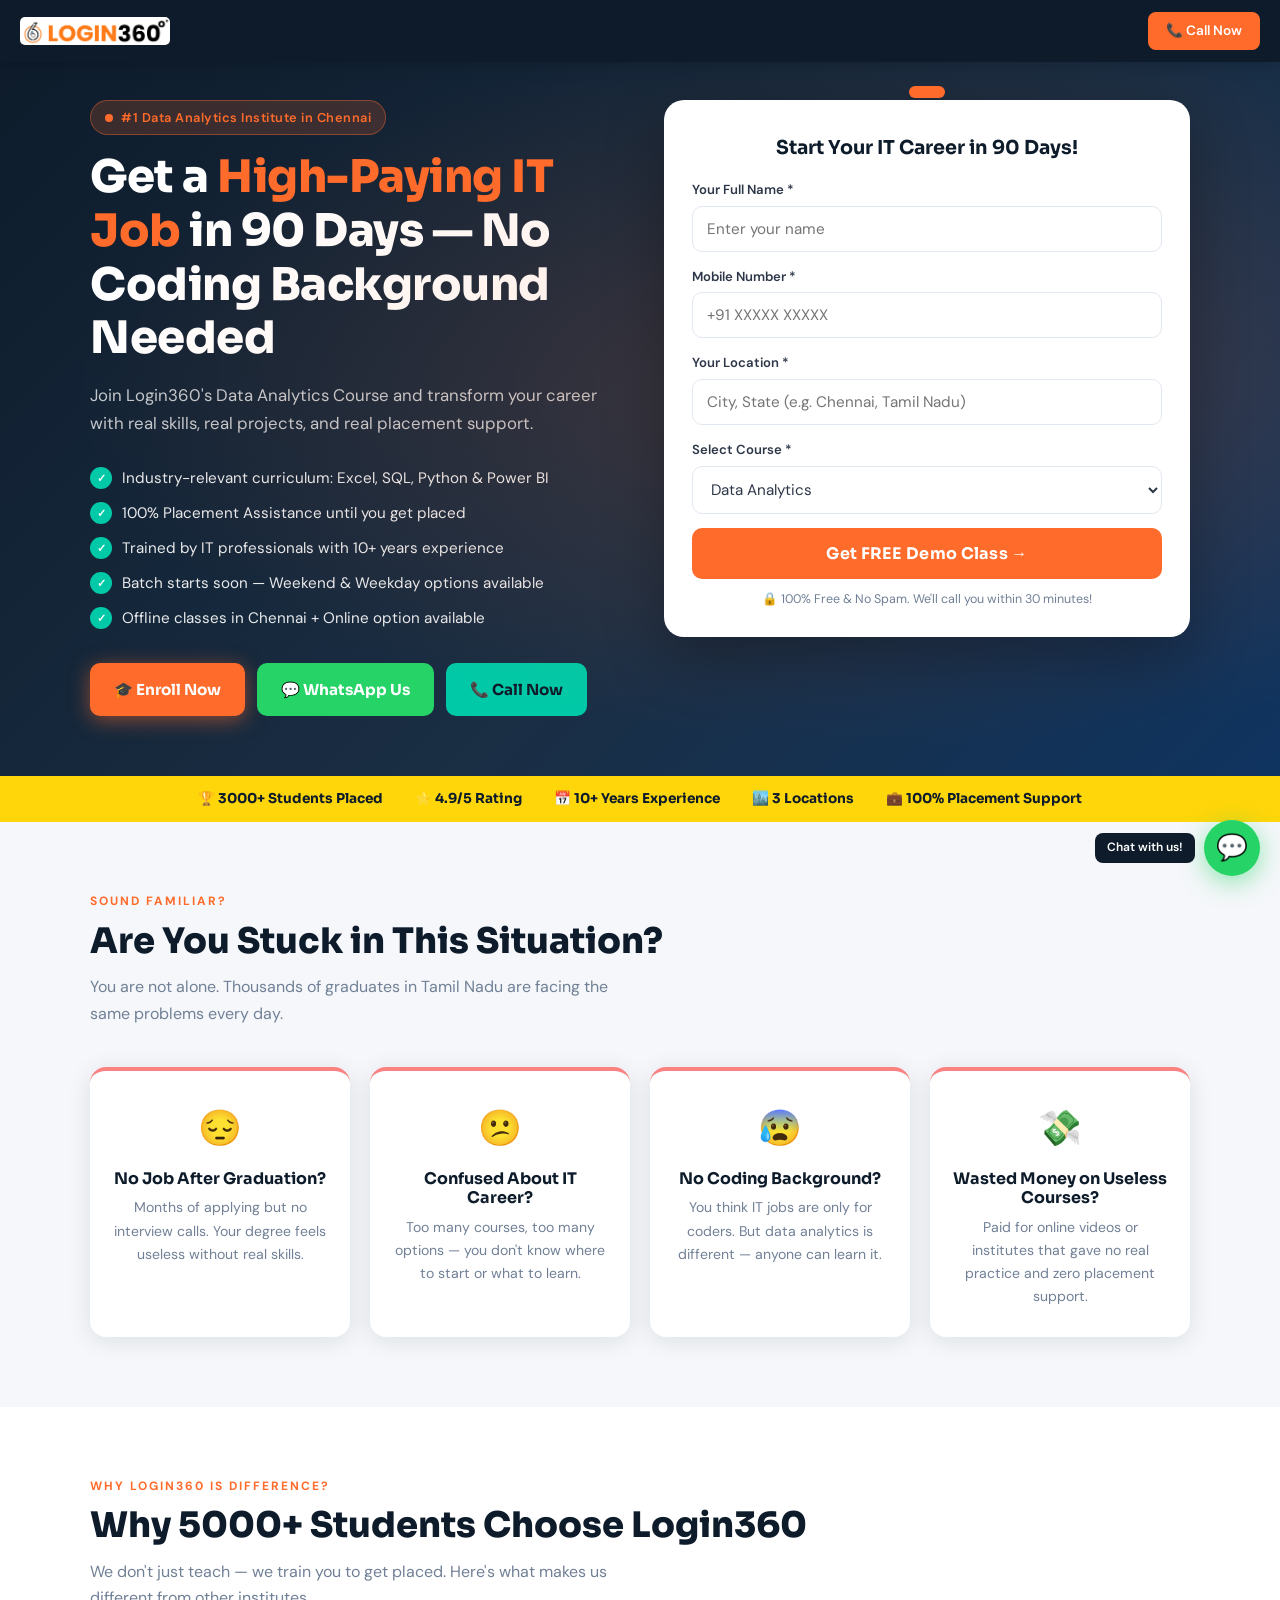
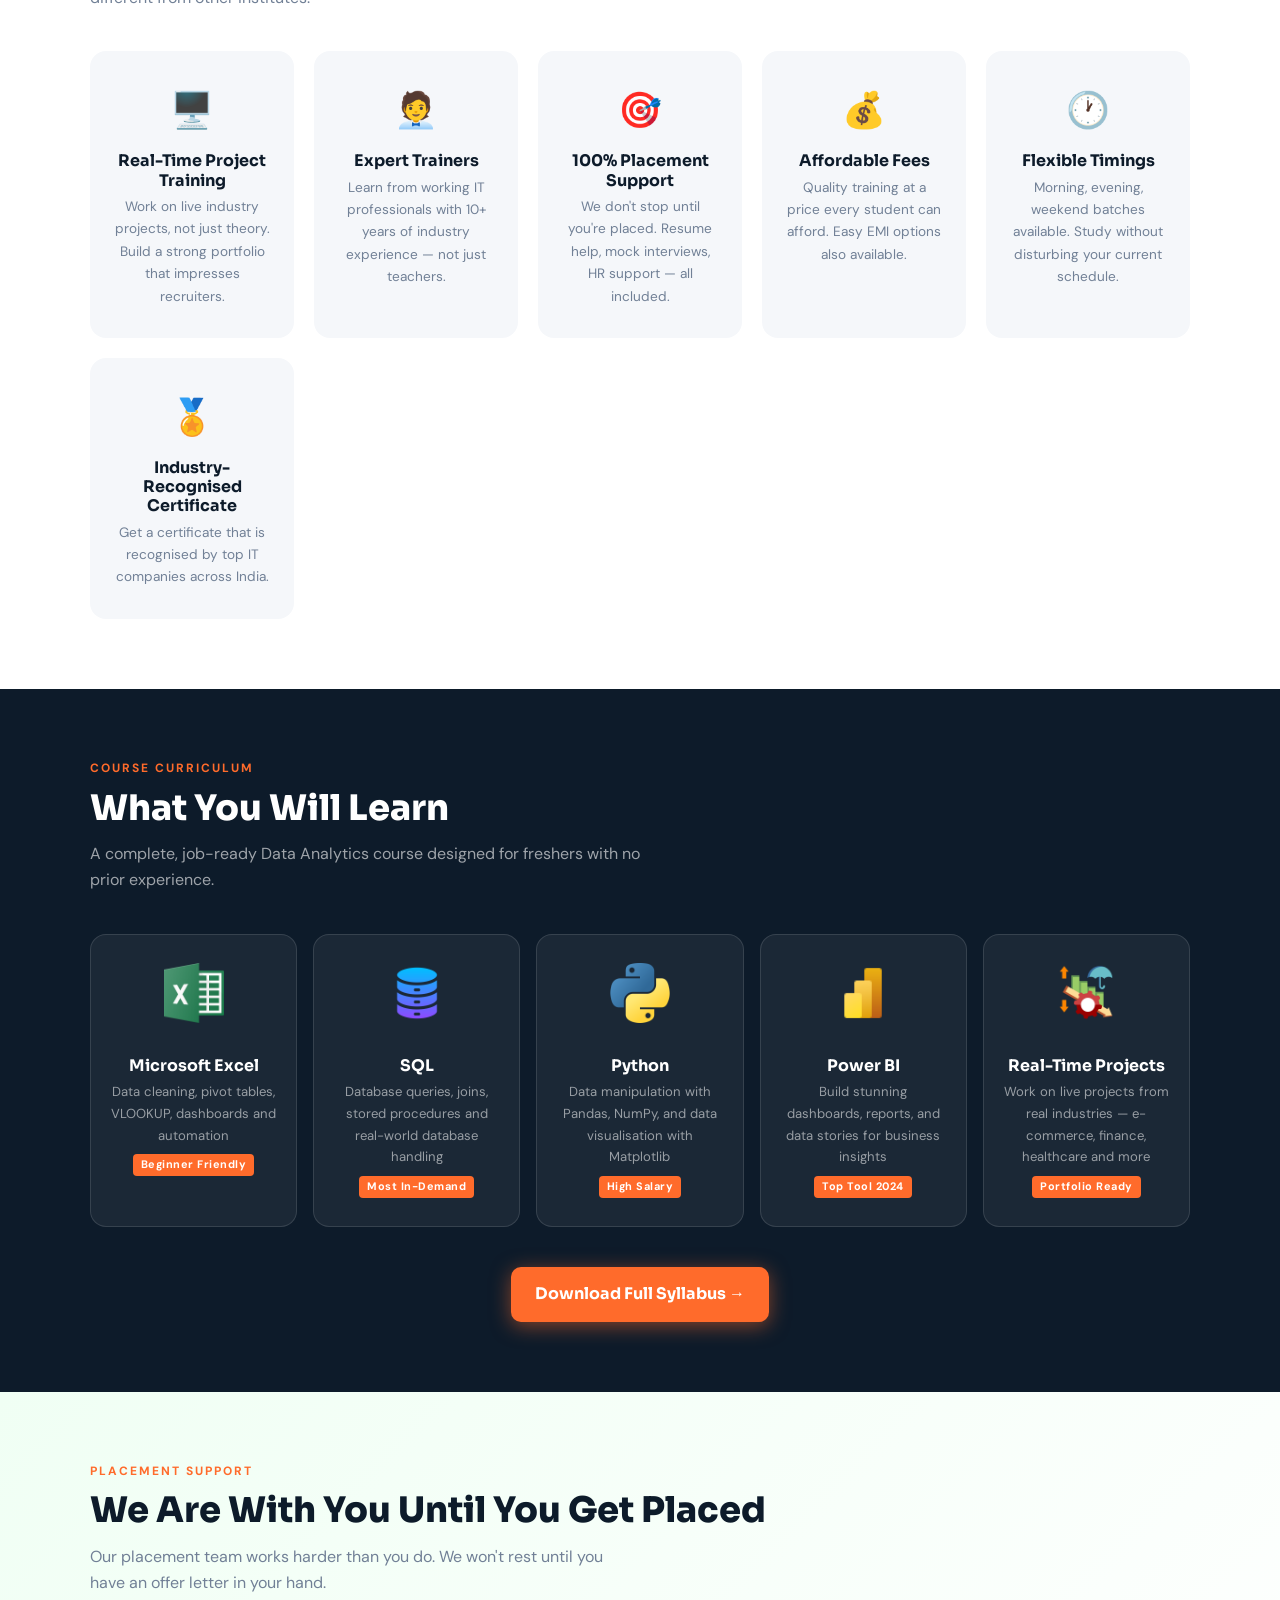
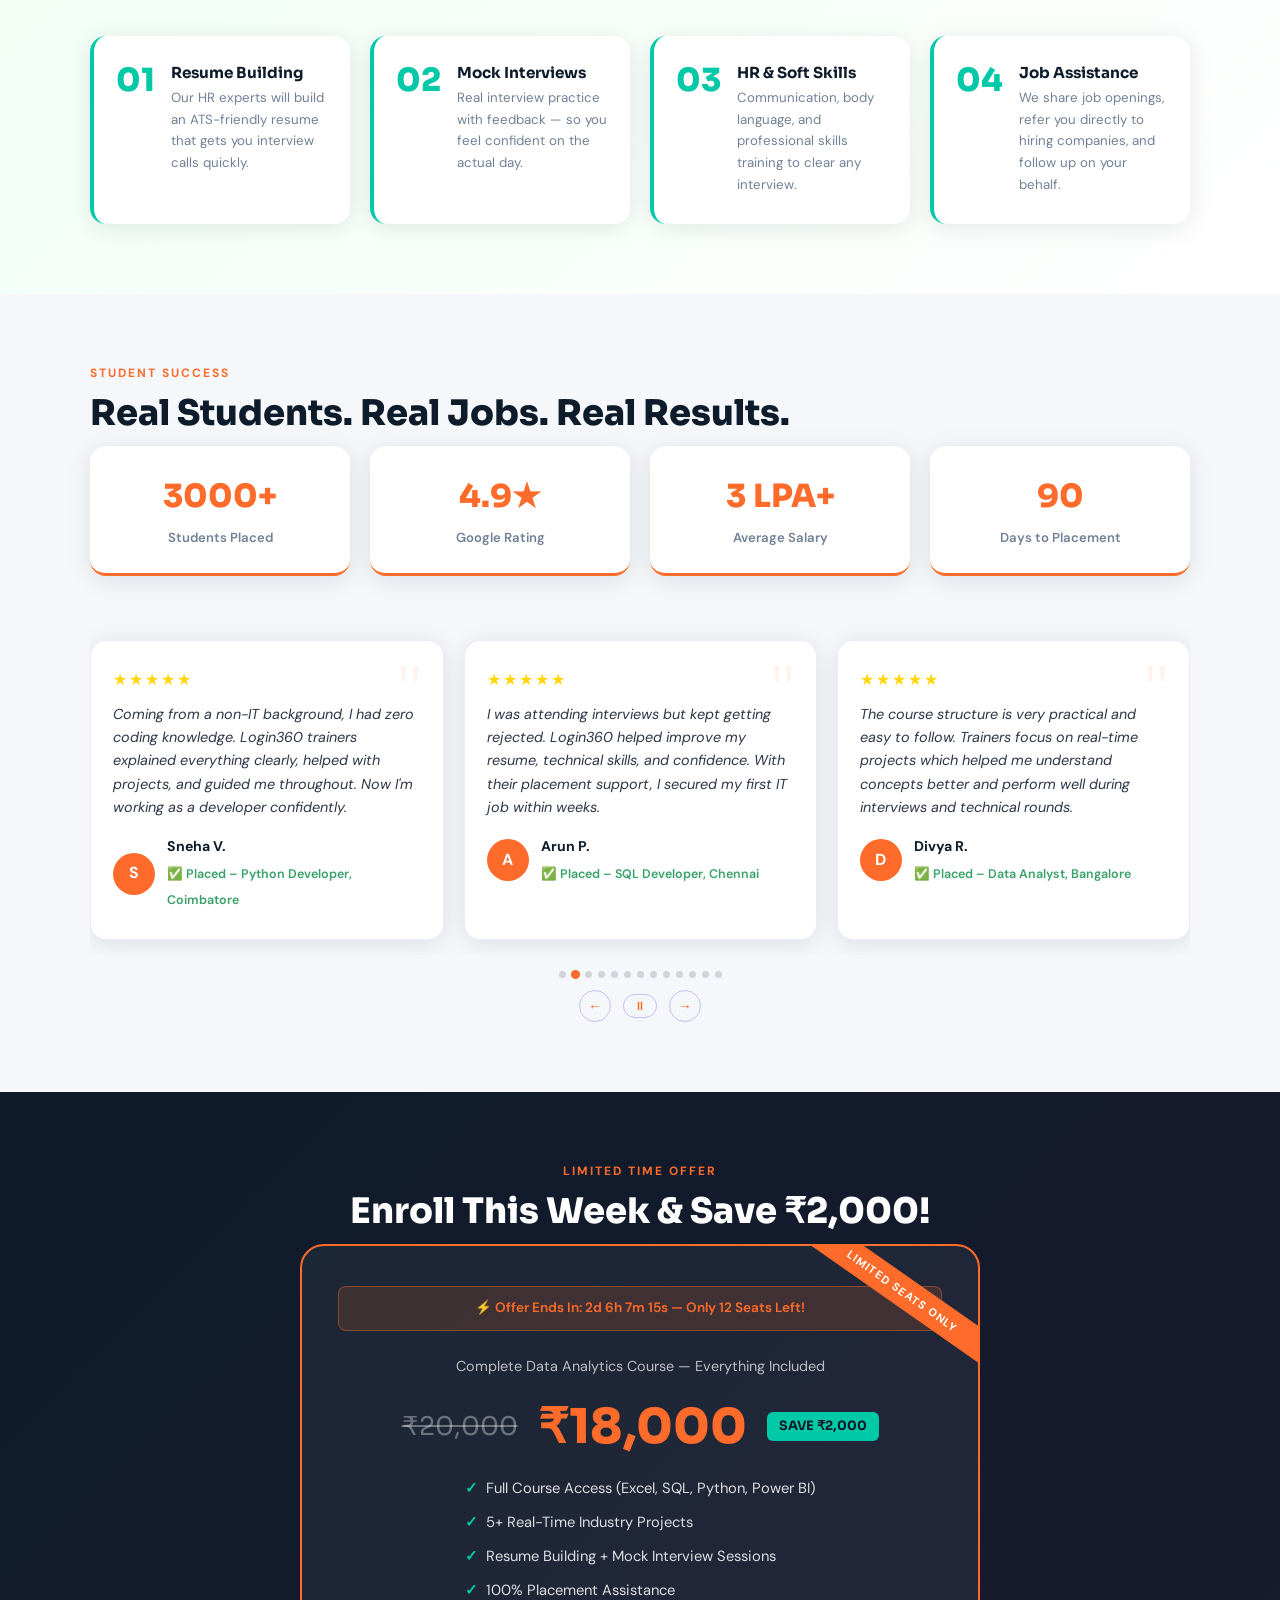
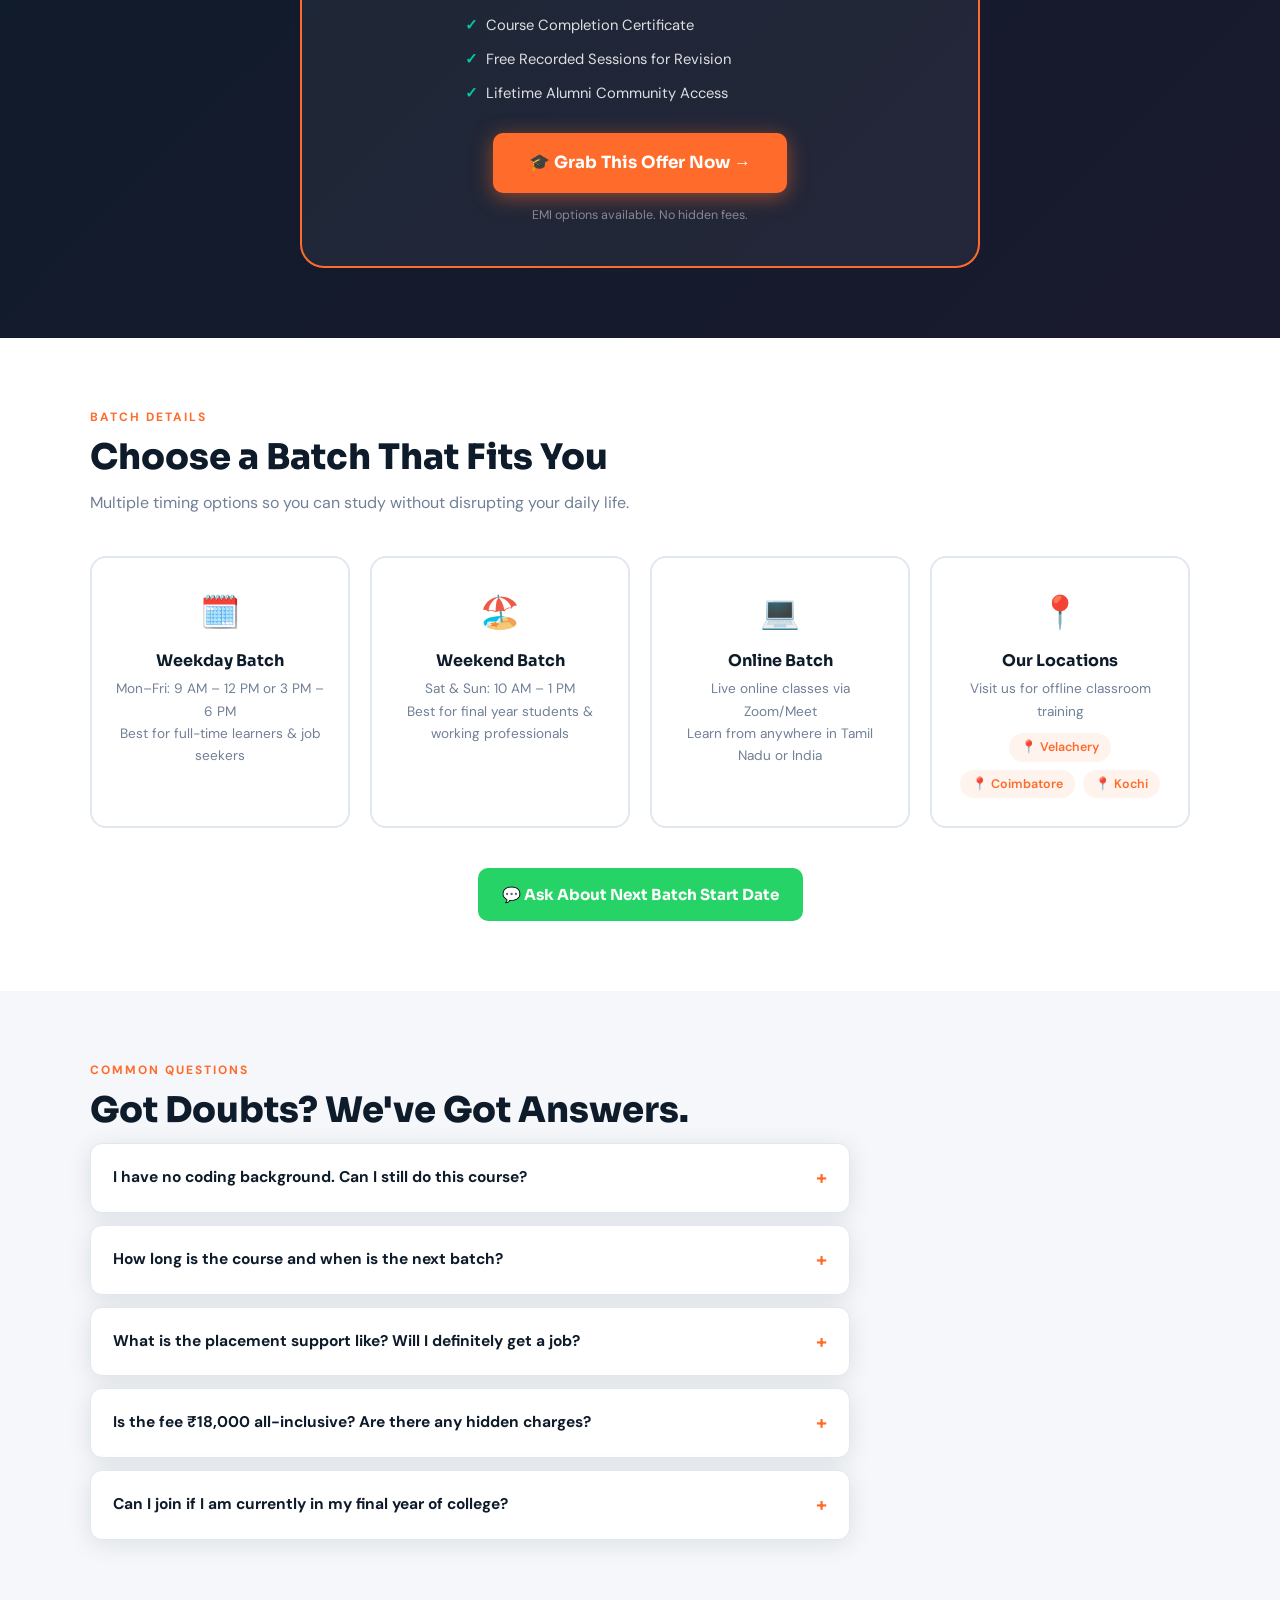
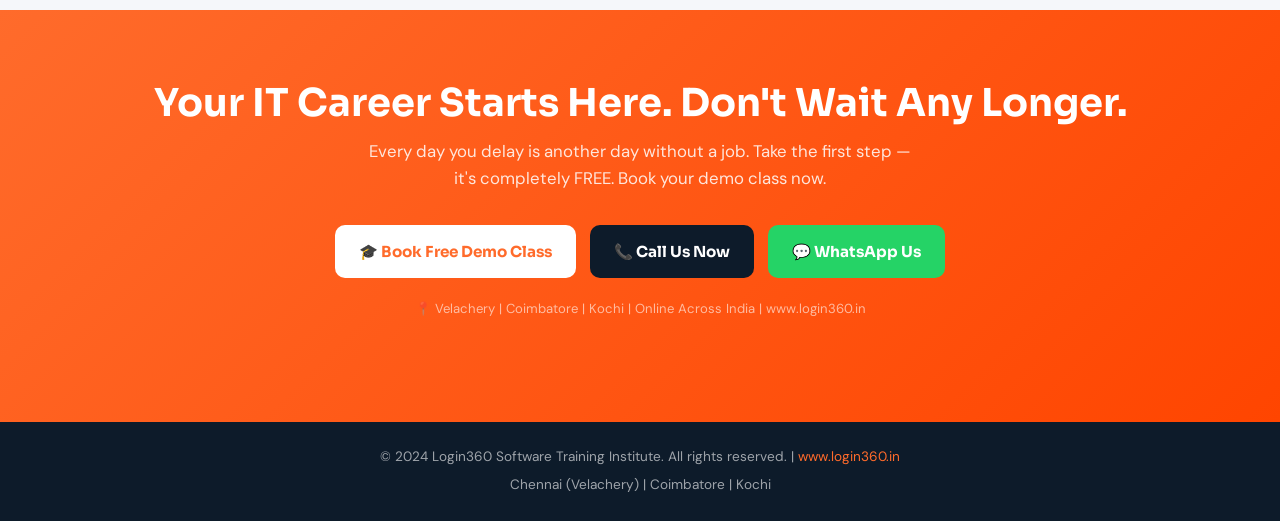
<file: index.html>
<!DOCTYPE html>
<html lang="en">
<head>
  <meta charset="UTF-8">
  <meta name="viewport" content="width=device-width, initial-scale=1.0">
  <title>Login360 – Data Analytics Course in Chennai | Get Placed in 90 Days</title>
  <link href="https://fonts.googleapis.com/css2?family=Sora:wght@400;600;700;800&family=DM+Sans:wght@400;500;600&display=swap" rel="stylesheet">
  <link rel="stylesheet" href="./css/style.css">
  <!-- Google Tag Manager -->
  <!-- <script>(function(w,d,s,l,i){w[l]=w[l]||[];w[l].push({'gtm.start':
  new Date().getTime(),event:'gtm.js'});var f=d.getElementsByTagName(s)[0],
  j=d.createElement(s),dl=l!='dataLayer'?'&l='+l:'';j.async=true;j.src=
  'https://www.googletagmanager.com/gtm.js?id='+i+dl;f.parentNode.insertBefore(j,f);
  })(window,document,'script','dataLayer','GTM-KDF75342');</script> -->
  <!-- End Google Tag Manager -->
  
  <script src="./js/gtm-loader.js"></script> 

  <style>
    :root {
      --brand: #FF6B2B;
      --brand-dark: #e85a1a;
      --brand-light: #fff3ee;
      --navy: #0D1B2A;
      --navy2: #1a2e44;
      --teal: #00C9A7;
      --yellow: #FFD60A;
      --light: #F5F7FA;
      --white: #ffffff;
      --text: #2D3748;
      --muted: #718096;
      --border: #E2E8F0;
      --success: #38A169;
      --radius: 16px;
      --shadow: 0 4px 24px rgba(13,27,42,0.10);
      --shadow-lg: 0 12px 40px rgba(13,27,42,0.16);
    }
    *, *::before, *::after { box-sizing: border-box; margin: 0; padding: 0; }
    html { scroll-behavior: smooth; }
    body {
      font-family: 'DM Sans', sans-serif;
      color: var(--text);
      background: var(--white);
      overflow-x: hidden;
      line-height: 1.65;
    }
    h1,h2,h3,h4 { font-family: 'Sora', sans-serif; line-height: 1.2; }
    img { max-width: 100%; }
    a { text-decoration: none; color: inherit; }

    /* STICKY NAV */
    .nav {
      position: fixed; top: 0; left: 0; right: 0; z-index: 100;
      background: var(--navy);
      padding: 12px 20px;
      display: flex; align-items: center; justify-content: space-between;
      box-shadow: 0 2px 16px rgba(0,0,0,0.2);
    }
    .nav img{ width: 150px; border-radius: 5px;}
    .nav-logo { font-family: 'Sora', sans-serif; font-weight: 800; font-size: 1.3rem; color: var(--white);display: flex; }
    .nav-logo span { color: var(--brand); }
    .nav-cta {
      background: var(--brand); color: var(--white);
      padding: 8px 18px; border-radius: 8px; font-weight: 600; font-size: 0.85rem;
      transition: background 0.2s;
    }
    .nav-cta:hover { background: var(--brand-dark); }

    /* HERO */
    .hero {
      background: linear-gradient(135deg, var(--navy) 0%, var(--navy2) 60%, #0f3460 100%);
      padding: 100px 20px 60px;
      position: relative; overflow: hidden;
    }
    .hero::before {
      content: '';
      position: absolute; inset: 0;
      background: radial-gradient(ellipse at 70% 50%, rgba(255,107,43,0.18) 0%, transparent 65%);
      pointer-events: none;
    }
    .hero-inner { max-width: 1100px; margin: 0 auto; display: grid; grid-template-columns: 1fr 1fr; gap: 48px; align-items: start; }
    .hero-badge {
      display: inline-flex; align-items: center; gap: 8px;
      background: rgba(255,107,43,0.18); color: var(--brand);
      border: 1px solid rgba(255,107,43,0.4);
      padding: 6px 14px; border-radius: 50px; font-size: 0.8rem; font-weight: 600;
      margin-bottom: 16px; letter-spacing: 0.5px;
    }
    .badge-dot { width: 8px; height: 8px; border-radius: 50%; background: var(--brand); animation: pulse 1.5s infinite; }
    @keyframes pulse { 0%,100%{opacity:1;transform:scale(1)} 50%{opacity:0.5;transform:scale(1.3)} }
    .hero h1 {
      font-size: clamp(1.8rem, 4vw, 2.8rem); font-weight: 800; color: var(--white);
      margin-bottom: 16px; letter-spacing: -0.5px;
    }
    .hero h1 span { color: var(--brand); }
    .hero-sub { color: rgba(255,255,255,0.75); font-size: 1.05rem; margin-bottom: 28px; }
    .hero-bullets { list-style: none; margin-bottom: 32px; display: flex; flex-direction: column; gap: 10px; }
    .hero-bullets li {
      display: flex; align-items: center; gap: 10px;
      color: rgba(255,255,255,0.9); font-size: 0.95rem;
    }
    .hero-bullets li::before {
      content: '✓'; width: 22px; height: 22px; border-radius: 50%;
      background: var(--teal); color: var(--white);
      display: flex; align-items: center; justify-content: center;
      font-size: 0.7rem; font-weight: 700; flex-shrink: 0;
    }
    .hero-ctas { display: flex; gap: 12px; flex-wrap: wrap; }
    .btn { display: inline-flex; align-items: center; gap: 8px; padding: 14px 24px; border-radius: 10px; font-weight: 700; font-size: 0.95rem; border: none; cursor: pointer; transition: all 0.2s; font-family: 'Sora', sans-serif; }
    .btn-primary { background: var(--brand); color: var(--white); box-shadow: 0 4px 20px rgba(255,107,43,0.5); }
    .btn-primary:hover { background: var(--brand-dark); transform: translateY(-2px); }
    .btn-call { background: var(--teal); color: var(--navy); }
    .btn-call:hover { background: #00b396; transform: translateY(-2px); }
    .btn-wa { background: #25D366; color: var(--white); }
    .btn-wa:hover { background: #1eb85a; transform: translateY(-2px); }
    .btn-outline { background: transparent; color: var(--white); border: 2px solid rgba(255,255,255,0.4); }
    .btn-outline:hover { border-color: var(--brand); color: var(--brand); }

    /* TRUST STRIP */
    .trust-strip {
      background: var(--yellow); padding: 12px 20px;
      display: flex; justify-content: center; align-items: center; gap: 32px; flex-wrap: wrap;
    }
    .trust-item { display: flex; align-items: center; gap: 6px; font-weight: 700; font-size: 0.85rem; color: var(--navy); font-family: 'Sora', sans-serif; }

    /* SECTION COMMON */
    section { padding: 70px 20px; }
    .container { max-width: 1100px; margin: 0 auto; }
    .section-label {
      font-size: 0.75rem; letter-spacing: 2px; font-weight: 700; color: var(--brand);
      text-transform: uppercase; margin-bottom: 8px;
    }
    .section-title { font-size: clamp(1.5rem, 3vw, 2.2rem); font-weight: 800; color: var(--navy); margin-bottom: 12px; }
    .section-sub { color: var(--muted); font-size: 1rem; max-width: 550px; margin-bottom: 40px; }

    /* PROBLEM SECTION */
    .problem { background: var(--light); }
    .problem-grid { display: grid; grid-template-columns: repeat(auto-fit, minmax(220px, 1fr)); gap: 20px; }
    .problem-card {
      background: var(--white); border-radius: var(--radius);
      padding: 28px 22px; box-shadow: var(--shadow);
      border-top: 4px solid #FC8181; text-align: center;
      transition: transform 0.2s;
    }
    .problem-card:hover { transform: translateY(-4px); }
    .problem-icon { font-size: 2.2rem; margin-bottom: 12px; }
    .problem-card h4 { font-size: 1rem; font-weight: 700; color: var(--navy); margin-bottom: 8px; }
    .problem-card p { font-size: 0.88rem; color: var(--muted); }

    /* WHY LOGIN360 */
    .why { background: var(--white); }
    .why-grid { display: grid; grid-template-columns: repeat(auto-fit, minmax(200px, 1fr)); gap: 20px; }
    .why-card {
      background: var(--light); border-radius: var(--radius); padding: 28px 22px;
      text-align: center; border: 2px solid transparent; transition: all 0.2s;
    }
    .why-card:hover { border-color: var(--brand); background: var(--brand-light); }
    .why-icon { font-size: 2.2rem; margin-bottom: 12px; }
    .why-card h4 { font-size: 1rem; font-weight: 700; color: var(--navy); margin-bottom: 6px; }
    .why-card p { font-size: 0.85rem; color: var(--muted); }

    /* MODULES */
    .modules { background: var(--navy); }
    .modules .section-title { color: var(--white); }
    .modules .section-sub { color: rgba(255,255,255,0.6); }
    .modules .section-label { color: var(--brand); }
    .modules-grid { display: grid; grid-template-columns: repeat(auto-fit, minmax(180px, 1fr)); gap: 16px; }
    .module-card {
      background: rgba(255,255,255,0.06); border: 1px solid rgba(255,255,255,0.12);
      border-radius: var(--radius); padding: 28px 20px; text-align: center;
      transition: all 0.2s; cursor: default;
    }
    .module-card:hover { background: rgba(255,107,43,0.15); border-color: var(--brand); transform: translateY(-4px); }
    .module-icon { font-size: 2.4rem; margin-bottom: 14px; }
    .module-icon img{width: 60px;}
    .module-card h4 { font-size: 1rem; font-weight: 700; color: var(--white); margin-bottom: 6px; }
    .module-card p { font-size: 0.82rem; color: rgba(255,255,255,0.55); }
    .module-tag {
      display: inline-block; background: var(--brand); color: var(--white);
      font-size: 0.68rem; font-weight: 700; padding: 2px 8px; border-radius: 4px;
      margin-top: 8px; letter-spacing: 0.5px;
    }

    /* PLACEMENT */
    .placement { background: linear-gradient(135deg, #f0fff4 0%, #fff 100%); }
    .placement-grid { display: grid; grid-template-columns: repeat(auto-fit, minmax(220px, 1fr)); gap: 20px; }
    .placement-card {
      background: var(--white); border-radius: var(--radius); padding: 28px 22px;
      box-shadow: var(--shadow); display: flex; gap: 16px; align-items: flex-start;
      border-left: 4px solid var(--teal);
    }
    .placement-num { font-size: 2rem; font-weight: 800; color: var(--teal); font-family: 'Sora', sans-serif; flex-shrink: 0; line-height: 1; }
    .placement-card h4 { font-size: 0.95rem; font-weight: 700; color: var(--navy); margin-bottom: 4px; }
    .placement-card p { font-size: 0.83rem; color: var(--muted); }

    /* SOCIAL PROOF */
    .proof { background: var(--light); }
    .stats-row { display: flex; gap: 20px; flex-wrap: wrap; margin-bottom: 48px; }
    .stat-box {
      flex: 1; min-width: 140px; background: var(--white); border-radius: var(--radius);
      padding: 24px 20px; text-align: center; box-shadow: var(--shadow);
      border-bottom: 3px solid var(--brand);
    }
    .stat-num { font-size: 2rem; font-weight: 800; color: var(--brand); font-family: 'Sora', sans-serif; }
    .stat-label { font-size: 0.82rem; color: var(--muted); font-weight: 600; margin-top: 4px; }
    .carousel-outer { overflow: hidden; width: 100%; padding: 1rem 0; position: relative; }
  
    .testimonials {
      display: flex;
      gap: 20px;
      transition: transform 0.6s cubic-bezier(0.4,0,0.2,1);
      will-change: transform;
    }
    .testimonial {
      background: var(--white);
      border-radius: var(--radius);
      padding: 26px 22px;
      box-shadow: var(--shadow);
      position: relative;
      min-width: 280px;
      flex: 0 0 280px;
      box-sizing: border-box;
      border: 0.5px solid rgba(79,70,229,0.1);
    }
    .testimonial::before {
      content: '"';
      position: absolute;
      top: 14px;
      right: 20px;
      font-size: 4rem;
      color: var(--brand-light);
      font-family: serif;
      line-height: 1;
    }
    .stars { color: var(--yellow); font-size: 1rem; margin-bottom: 10px; letter-spacing: 2px; }
    .testimonial p { font-size: 0.9rem; color: var(--text); margin-bottom: 16px; font-style: italic; line-height: 1.6; }
    .testimonial-author { display: flex; align-items: center; gap: 12px; }
    .avatar {
      width: 42px; height: 42px; border-radius: 50%;
      background: var(--brand); color: var(--white);
      display: flex; align-items: center; justify-content: center;
      font-weight: 700; font-size: 1rem; flex-shrink: 0;
    }
    .author-info h5 { font-size: 0.88rem; font-weight: 700; color: var(--navy); margin: 0 0 2px; }
    .author-info span { font-size: 0.78rem; color: var(--success); font-weight: 600; }
    .carousel-dots { display: flex; justify-content: center; gap: 6px; margin-top: 16px; }
    .dot {
      width: 7px; height: 7px; border-radius: 50%;
      background: #D1D5DB; cursor: pointer; transition: background 0.3s, transform 0.3s;
    }
    .dot.active { background: var(--brand); transform: scale(1.3); }
    .carousel-controls { display: flex; justify-content: center; align-items: center; gap: 12px; margin-top: 12px; }
    .ctrl-btn {
      width: 32px; height: 32px; border-radius: 50%;
      border: 1.5px solid rgba(79,70,229,0.3);
      background: transparent; cursor: pointer;
      display: flex; align-items: center; justify-content: center;
      font-size: 14px; color: var(--brand); transition: background 0.2s;
    }
    .ctrl-btn:hover { background: var(--brand-light); }
    .play-pause {
      font-size: 12px; color: var(--brand);
      background: none; border: none; cursor: pointer;
      padding: 4px 10px; border-radius: 20px;
      border: 1.5px solid rgba(79,70,229,0.3);
      transition: background 0.2s;
    }
    .play-pause:hover { background: var(--brand-light); }

    /* OFFER */
    .offer { background: linear-gradient(135deg, var(--navy) 0%, #1a1a2e 100%); }
    .offer .section-title { color: var(--white); }
    .offer-box {
      background: rgba(255,255,255,0.05); border: 2px solid var(--brand);
      border-radius: 24px; padding: 40px 36px; max-width: 680px; margin: 0 auto; text-align: center;
      position: relative; overflow: hidden;
    }
    .offer-box::before {
      content: 'LIMITED SEATS ONLY';
      position: absolute; top: 30px; right: -30px;
      background: var(--brand); color: var(--white);
      padding: 6px 40px; font-size: 0.7rem; font-weight: 700; letter-spacing: 1px;
      transform: rotate(35deg);
    }
    .price-row { display: flex; align-items: center; justify-content: center; gap: 20px; margin: 24px 0; flex-wrap: wrap; }
    .price-old { font-size: 1.6rem; text-decoration: line-through; color: rgba(255,255,255,0.35); font-family: 'Sora', sans-serif; }
    .price-new { font-size: 3rem; font-weight: 800; color: var(--brand); font-family: 'Sora', sans-serif; line-height: 1; }
    .price-save { background: var(--teal); color: var(--navy); padding: 4px 12px; border-radius: 6px; font-size: 0.8rem; font-weight: 700; font-family: 'Sora', sans-serif; }
    .offer-features { list-style: none; margin: 0 0 28px; text-align: left; display: inline-flex; flex-direction: column; gap: 10px; }
    .offer-features li { color: rgba(255,255,255,0.85); font-size: 0.92rem; display: flex; align-items: center; gap: 8px; }
    .offer-features li::before { content: '✓'; color: var(--teal); font-weight: 700; }
    .urgency-bar {
      background: rgba(255,107,43,0.15); border: 1px solid rgba(255,107,43,0.4);
      border-radius: 8px; padding: 10px 16px; margin-bottom: 24px; color: var(--brand);
      font-size: 0.85rem; font-weight: 600;
    }

    /* BATCH */
    .batch { background: var(--white); }
    .batch-grid { display: grid; grid-template-columns: repeat(auto-fit, minmax(240px, 1fr)); gap: 20px; }
    .batch-card {
      border: 2px solid var(--border); border-radius: var(--radius); padding: 28px 22px;
      transition: all 0.2s; text-align: center;
    }
    .batch-card:hover { border-color: var(--brand); box-shadow: var(--shadow); }
    .batch-icon { font-size: 2rem; margin-bottom: 12px; }
    .batch-card h4 { font-size: 1rem; font-weight: 700; color: var(--navy); margin-bottom: 8px; }
    .batch-card p { font-size: 0.85rem; color: var(--muted); }
    .location-pills { display: flex; gap: 8px; flex-wrap: wrap; justify-content: center; margin-top: 10px; }
    .pill {
      background: var(--brand-light); color: var(--brand);
      padding: 4px 12px; border-radius: 20px; font-size: 0.78rem; font-weight: 600;
    }

    /* FAQ */
    .faq { background: var(--light); }
    .faq-list { max-width: 760px; display: flex; flex-direction: column; gap: 12px; }
    .faq-item {
      background: var(--white); border-radius: 12px; overflow: hidden;
      box-shadow: var(--shadow); border: 1.5px solid var(--border);
    }
    .faq-q {
      padding: 18px 22px; font-weight: 700; cursor: pointer; display: flex; justify-content: space-between; align-items: center;
      color: var(--navy); font-size: 0.97rem; user-select: none;
    }
    .faq-q:hover { color: var(--brand); }
    .faq-q span { font-size: 1.2rem; color: var(--brand); transition: transform 0.3s; }
    .faq-a { padding: 0 22px 18px; font-size: 0.9rem; color: var(--muted); display: none; }
    .faq-item.open .faq-a { display: block; }
    .faq-item.open .faq-q span { transform: rotate(45deg); }

    /* FINAL CTA */
    .final-cta { background: linear-gradient(135deg, var(--brand) 0%, #ff4500 100%); text-align: center; }
    .final-cta h2 { color: var(--white); font-size: clamp(1.6rem, 3vw, 2.4rem); margin-bottom: 12px; }
    .final-cta p { color: rgba(255,255,255,0.85); font-size: 1.05rem; margin-bottom: 32px; max-width: 560px; margin-left: auto; margin-right: auto; }
    .cta-group { display: flex; gap: 14px; justify-content: center; flex-wrap: wrap; }
    .btn-white { background: var(--white); color: var(--brand); font-weight: 700; }
    .btn-white:hover { background: rgba(255,255,255,0.9); transform: translateY(-2px); }
    .btn-dark { background: var(--navy); color: var(--white); }
    .btn-dark:hover { background: #0a1520; transform: translateY(-2px); }

    /* ─── DEMO PAGE BUTTONS ─────────────────────────────────── */
    .demo-page {
      min-height: 100vh;
      display: flex;
      flex-direction: column;
      align-items: center;
      justify-content: center;
      gap: 16px;
      padding: 40px 20px;
    }
    .demo-page h2 {
      font-size: 1.4rem;
      color: var(--navy);
      margin-bottom: 8px;
    }
    .demo-page p {
      font-size: 0.9rem;
      color: var(--muted);
      margin-bottom: 24px;
    }
    .trigger-btn {
      padding: 14px 28px;
      border: none;
      border-radius: 10px;
      font-family: 'Sora', sans-serif;
      font-weight: 700;
      font-size: 0.95rem;
      cursor: pointer;
      transition: all 0.2s;
      letter-spacing: 0.3px;
    }
    .trigger-btn.orange { background: var(--brand); color: var(--white); }
    .trigger-btn.orange:hover { background: var(--brand-dark); transform: translateY(-1px); }
    .trigger-btn.navy { background: var(--navy); color: var(--white); }
    .trigger-btn.navy:hover { background: var(--navy2); transform: translateY(-1px); }
    .trigger-btn.teal { background: var(--teal); color: var(--white); }
    .trigger-btn.teal:hover { opacity: 0.88; transform: translateY(-1px); }

    
    /* FOOTER */
    footer { background: var(--navy); color: rgba(255,255,255,0.6); text-align: center; padding: 24px 20px; font-size: 0.85rem; }
    footer a { color: var(--brand); }

    /* STICKY WA */
    .sticky-wa {
      position: fixed; bottom: 24px; right: 20px; z-index: 999;
      background: #25D366; width: 56px; height: 56px; border-radius: 50%;
      display: flex; align-items: center; justify-content: center;
      box-shadow: 0 6px 24px rgba(37,211,102,0.5); font-size: 1.6rem;
      animation: bounce 2s infinite; transition: transform 0.2s;
    }
    .sticky-wa:hover { transform: scale(1.12); }
    @keyframes bounce {
      0%,100%{transform:translateY(0)} 50%{transform:translateY(-6px)}
    }
    .sticky-wa-label {
      position: absolute; right: 65px; background: var(--navy); color: var(--white);
      padding: 5px 12px; border-radius: 8px; font-size: 0.75rem; font-weight: 600;
      white-space: nowrap; font-family: 'DM Sans', sans-serif;
    }

    /* RESPONSIVE */
    @media (max-width: 768px) {
      .hero-inner { grid-template-columns: 1fr; gap: 36px; }
      .hero-ctas { flex-direction: column; }
      .hero-ctas .btn { width: 100%; justify-content: center; }
      .trust-strip { gap: 16px; }
      .trust-item { font-size: 0.78rem; }
      .offer-box { padding: 32px 20px; }
      .stats-row { gap: 12px; }
      .cta-group .btn { flex: 1 1 140px; justify-content: center; }
      .sticky-wa-label { display: none; }
    }

    @keyframes shake {
      0%,100% { transform: translateX(0); }
      20%      { transform: translateX(-6px); }
      40%      { transform: translateX(6px); }
      60%      { transform: translateX(-4px); }
      80%      { transform: translateX(4px); }
    }

    /* ANIMATIONS */
    .fade-in { opacity: 0; transform: translateY(24px); transition: opacity 0.6s ease, transform 0.6s ease; }
    .fade-in.visible { opacity: 1; transform: translateY(0); }
  </style>
</head>
<body>

<!-- STICKY NAV -->
<nav class="nav">
  <div class="nav-logo"><img src="./images/login_logo.png" alt=""></div>
  <a href="tel:+918056477261" class="nav-cta">📞 Call Now</a>
</nav>

<!-- HERO -->
<section class="hero">
  <div class="hero-inner">
    <div>
      <div class="hero-badge"><span class="badge-dot"></span> #1 Data Analytics Institute in Chennai</div>
      <h1>Get a <span>High-Paying IT Job</span> in 90 Days — No Coding Background Needed</h1>
      <p class="hero-sub">Join Login360's Data Analytics Course and transform your career with real skills, real projects, and real placement support.</p>
      <ul class="hero-bullets">
        <li>Industry-relevant curriculum: Excel, SQL, Python & Power BI</li>
        <li>100% Placement Assistance until you get placed</li>
        <li>Trained by IT professionals with 10+ years experience</li>
        <li>Batch starts soon — Weekend & Weekday options available</li>
        <li>Offline classes in Chennai + Online option available</li>
      </ul>
      <div class="hero-ctas">
        <a href="#" class="btn btn-primary" onclick="openPopup('enroll_button')">🎓 Enroll Now</a>
        <a href="https://wa.me/918056477261?text=Hi%20Login360%2C%20I%20want%20to%20know%20about%20Data%20Analytics%20Course" class="btn btn-wa" target="_blank">💬 WhatsApp Us</a>
        <a href="tel:+918056477261" class="btn btn-call">📞 Call Now</a>
      </div>
    </div>
    <form id="enroll-form">
      <div class="form-card">
        <h3>Start Your IT Career in 90 Days!</h3>
        <input type="hidden" name="form_type" id="form_type_input" value="want_demo_class">
        <div class="form-group">
          <label>Your Full Name *</label>
          <input type="text" name="name" id="f-name" placeholder="Enter your name">
        </div>
        <div class="form-group">
          <label>Mobile Number *</label>
          <input type="tel" name="phone" id="f-phone" placeholder="+91 XXXXX XXXXX">
        </div>
        <div class="form-group">
          <label>Your Location *</label>
          <input type="text" name="location" id="f-location" placeholder="City, State (e.g. Chennai, Tamil Nadu)" autocomplete="address-level2">
        </div>
        <div class="form-group">
          <label>Select Course *</label>
          <select name="course" id="f-course">
            <!-- <option value="">Select Course</option> -->
            <option selected>Data Analytics</option>
            <option>Python Programming</option>
            <option>Power BI</option>
            <option>SQL for Beginners</option>
          </select>
        </div>
        <button type="submit" class="form-submit" id="submit-btn">
          <span class="spinner"></span>
          <span class="btn-text" id="submit-label">Get FREE Demo Class →</span>
        </button>
        <p class="form-note">🔒 100% Free & No Spam. We'll call you within 30 minutes!</p>
      </div>
    </form>
  </div>
</section>

<!-- ─── POPUP OVERLAY ─────────────────────────────────────────── -->
<div id="popup-overlay" role="dialog" aria-modal="true" aria-labelledby="popup-title">

  <div class="popup-wrapper">
    <div class="form-card" id="popup-card" data-badge="🎓 Free Career Counselling">

      <button class="popup-close" onclick="closePopup()" aria-label="Close">✕</button>

      <!-- FORM STATE -->
      <div id="form-state">
        <h3 id="popup-title">Start Your IT Career in 90 Days!</h3>

        <form id="enroll-form-popup">

          <!-- HIDDEN: form_type — set dynamically by openPopup() -->
          <input type="hidden" name="form_type" id="form_type_popup" value="">

          <div class="form-group">
            <label for="f-name">Your Full Name *</label>
            <input type="text" id="f-name" name="name" placeholder="Enter your name" autocomplete="name">
          </div>

          <div class="form-group">
            <label for="f-phone">Mobile Number *</label>
            <input type="tel" id="f-phone" name="phone" placeholder="+91 XXXXX XXXXX" autocomplete="tel">
          </div>

          <div class="form-group">
            <label for="f-location">Your Location *</label>
            <input type="text" id="f-location" name="location" placeholder="City, State (e.g. Chennai, Tamil Nadu)" autocomplete="address-level2">
          </div>

          <div class="form-group" id="course_field">
            <label for="f-course">Select Course *</label>
            <select id="f-course" name="course">
              <!-- <option value="">Select Course</option> -->
              <option>Data Analytics</option>
              <option>Python Programming</option>
              <option>Power BI</option>
              <option>SQL for Beginners</option>
            </select>
          </div>

          <button type="submit" class="form-submit" id="submit-btn-popup">
            <span class="spinner"></span>
            <span class="btn-text" id="submit-label-popup">Submit</span>
          </button>

          <p class="form-note">🔒 100% Free &amp; No Spam. We'll call you within 30 minutes!</p>
        </form>
      </div>
    </div>
  </div>
</div>

<script src="./js/script.js"></script>

<!-- TRUST STRIP -->
<div class="trust-strip">
  <div class="trust-item">🏆 3000+ Students Placed</div>
  <div class="trust-item">⭐ 4.9/5 Rating</div>
  <div class="trust-item">📅 10+ Years Experience</div>
  <div class="trust-item">🏙️ 3 Locations</div>
  <div class="trust-item">💼 100% Placement Support</div>
</div>

<!-- PROBLEM SECTION -->
<section class="problem">
  <div class="container">
    <div class="section-label">Sound Familiar?</div>
    <h2 class="section-title">Are You Stuck in This Situation?</h2>
    <p class="section-sub">You are not alone. Thousands of graduates in Tamil Nadu are facing the same problems every day.</p>
    <div class="problem-grid fade-in">
      <div class="problem-card">
        <div class="problem-icon">😔</div>
        <h4>No Job After Graduation?</h4>
        <p>Months of applying but no interview calls. Your degree feels useless without real skills.</p>
      </div>
      <div class="problem-card">
        <div class="problem-icon">😕</div>
        <h4>Confused About IT Career?</h4>
        <p>Too many courses, too many options — you don't know where to start or what to learn.</p>
      </div>
      <div class="problem-card">
        <div class="problem-icon">😰</div>
        <h4>No Coding Background?</h4>
        <p>You think IT jobs are only for coders. But data analytics is different — anyone can learn it.</p>
      </div>
      <div class="problem-card">
        <div class="problem-icon">💸</div>
        <h4>Wasted Money on Useless Courses?</h4>
        <p>Paid for online videos or institutes that gave no real practice and zero placement support.</p>
      </div>
    </div>
  </div>
</section>

<!-- WHY LOGIN360 -->
<section class="why">
  <div class="container">
    <div class="section-label">Why Login360 is Difference?</div>
    <h2 class="section-title">Why 5000+ Students Choose Login360</h2>
    <p class="section-sub">We don't just teach — we train you to get placed. Here's what makes us different from other institutes.</p>
    <div class="why-grid fade-in">
      <div class="why-card">
        <div class="why-icon">🖥️</div>
        <h4>Real-Time Project Training</h4>
        <p>Work on live industry projects, not just theory. Build a strong portfolio that impresses recruiters.</p>
      </div>
      <div class="why-card">
        <div class="why-icon">🧑‍💼</div>
        <h4>Expert Trainers</h4>
        <p>Learn from working IT professionals with 10+ years of industry experience — not just teachers.</p>
      </div>
      <div class="why-card">
        <div class="why-icon">🎯</div>
        <h4>100% Placement Support</h4>
        <p>We don't stop until you're placed. Resume help, mock interviews, HR support — all included.</p>
      </div>
      <div class="why-card">
        <div class="why-icon">💰</div>
        <h4>Affordable Fees</h4>
        <p>Quality training at a price every student can afford. Easy EMI options also available.</p>
      </div>
      <div class="why-card">
        <div class="why-icon">🕐</div>
        <h4>Flexible Timings</h4>
        <p>Morning, evening, weekend batches available. Study without disturbing your current schedule.</p>
      </div>
      <div class="why-card">
        <div class="why-icon">🏅</div>
        <h4>Industry-Recognised Certificate</h4>
        <p>Get a certificate that is recognised by top IT companies across India.</p>
      </div>
    </div>
  </div>
</section>

<!-- COURSE MODULES -->
<section class="modules" class="modules">
  <div class="container">
    <div class="section-label">Course Curriculum</div>
    <h2 class="section-title">What You Will Learn</h2>
    <p class="section-sub">A complete, job-ready Data Analytics course designed for freshers with no prior experience.</p>
    <div class="modules-grid fade-in">
      <div class="module-card">
        <div class="module-icon"><img src="./images/excel.png" alt=""></div>
        <h4>Microsoft Excel</h4>
        <p>Data cleaning, pivot tables, VLOOKUP, dashboards and automation</p>
        <span class="module-tag">Beginner Friendly</span>
      </div>
      <div class="module-card">
        <div class="module-icon"><img src="./images/database.png" alt=""></div>
        <h4>SQL</h4>
        <p>Database queries, joins, stored procedures and real-world database handling</p>
        <span class="module-tag">Most In-Demand</span>
      </div>
      <div class="module-card">
        <div class="module-icon"><img src="./images/python.png" alt=""></div>
        <h4>Python</h4>
        <p>Data manipulation with Pandas, NumPy, and data visualisation with Matplotlib</p>
        <span class="module-tag">High Salary</span>
      </div>
      <div class="module-card">
        <div class="module-icon"><img src="./images/power-bi.png" alt=""></div>
        <h4>Power BI</h4>
        <p>Build stunning dashboards, reports, and data stories for business insights</p>
        <span class="module-tag">Top Tool 2024</span>
      </div>
      <div class="module-card">
        <div class="module-icon"><img src="./images/project.png" alt=""></div>
        <h4>Real-Time Projects</h4>
        <p>Work on live projects from real industries — e-commerce, finance, healthcare and more</p>
        <span class="module-tag">Portfolio Ready</span>
      </div>
    </div>
    <div style="text-align:center;margin-top:40px;">
      <a href="#modules" class="btn btn-primary" style="font-size:1rem;" onclick="openPopup('download_full_syllabus')">Download Full Syllabus →</a>
    </div>
  </div>
</section>

<!-- PLACEMENT SUPPORT -->
<section class="placement">
  <div class="container">
    <div class="section-label">Placement Support</div>
    <h2 class="section-title">We Are With You Until You Get Placed</h2>
    <p class="section-sub">Our placement team works harder than you do. We won't rest until you have an offer letter in your hand.</p>
    <div class="placement-grid fade-in">
      <div class="placement-card">
        <div class="placement-num">01</div>
        <div>
          <h4>Resume Building</h4>
          <p>Our HR experts will build an ATS-friendly resume that gets you interview calls quickly.</p>
        </div>
      </div>
      <div class="placement-card">
        <div class="placement-num">02</div>
        <div>
          <h4>Mock Interviews</h4>
          <p>Real interview practice with feedback — so you feel confident on the actual day.</p>
        </div>
      </div>
      <div class="placement-card">
        <div class="placement-num">03</div>
        <div>
          <h4>HR & Soft Skills</h4>
          <p>Communication, body language, and professional skills training to clear any interview.</p>
        </div>
      </div>
      <div class="placement-card">
        <div class="placement-num">04</div>
        <div>
          <h4>Job Assistance</h4>
          <p>We share job openings, refer you directly to hiring companies, and follow up on your behalf.</p>
        </div>
      </div>
    </div>
  </div>
</section>

<!-- SOCIAL PROOF -->
<section class="proof">
  <div class="container">
    <div class="section-label">Student Success</div>
    <h2 class="section-title">Real Students. Real Jobs. Real Results.</h2>
    <div class="stats-row fade-in">
      <div class="stat-box"><div class="stat-num">3000+</div><div class="stat-label">Students Placed</div></div>
      <div class="stat-box"><div class="stat-num">4.9★</div><div class="stat-label">Google Rating</div></div>
      <div class="stat-box"><div class="stat-num">3 LPA+</div><div class="stat-label">Average Salary</div></div>
      <div class="stat-box"><div class="stat-num">90</div><div class="stat-label">Days to Placement</div></div>
    </div>
    <div class="carousel-outer" id="carouselOuter">
      <div class="testimonials fade-in" id="carousel"></div>
    </div>
    <div class="carousel-dots" id="dots"></div>
    <div class="carousel-controls">
      <button class="ctrl-btn" id="prevBtn">&#8592;</button>
      <button class="play-pause" id="playBtn">⏸</button>
      <button class="ctrl-btn" id="nextBtn">&#8594;</button>
    </div>
  </div>
</section>

<script>

    const testimonials = [
      { rating: 5, feedback: "I completed my degree without practical skills and struggled for months. After joining Login360, I learned real-time tools, gained confidence, and finally got placed within 60 days successfully.", initial: "R", name: "Rahul K.", placement: "Placed – Data Analyst, Chennai" },
      { rating: 5, feedback: "Coming from a non-IT background, I had zero coding knowledge. Login360 trainers explained everything clearly, helped with projects, and guided me throughout. Now I'm working as a developer confidently.", initial: "S", name: "Sneha V.", placement: "Placed – Python Developer, Coimbatore" },
      { rating: 5, feedback: "I was attending interviews but kept getting rejected. Login360 helped improve my resume, technical skills, and confidence. With their placement support, I secured my first IT job within weeks.", initial: "A", name: "Arun P.", placement: "Placed – SQL Developer, Chennai" },
      { rating: 5, feedback: "The course structure is very practical and easy to follow. Trainers focus on real-time projects which helped me understand concepts better and perform well during interviews and technical rounds.", initial: "D", name: "Divya R.", placement: "Placed – Data Analyst, Bangalore" },
      { rating: 5, feedback: "Best institute for freshers who want to start their IT career. They teach from basics, provide assignments, and ensure we are ready for interviews with strong placement assistance support.", initial: "K", name: "Kavin S.", placement: "Placed – Full Stack Developer, Chennai" },
      { rating: 5, feedback: "I had a career gap and no confidence to attend interviews. Login360 guided me step by step, improved my skills, and helped me get placed in a reputed company.", initial: "V", name: "Vignesh R.", placement: "Placed – Data Analyst, Chennai" },
      { rating: 5, feedback: "Affordable price with excellent training quality. Trainers are very friendly and always ready to clear doubts. The practical sessions and projects helped me understand everything easily and quickly.", initial: "M", name: "Meena T.", placement: "Placed – BI Developer, Coimbatore" },
      { rating: 5, feedback: "Daily practice sessions and assignments helped me improve consistently. The placement team supported me with interview scheduling and preparation. Finally, I got selected and started my IT career confidently.", initial: "P", name: "Pooja N.", placement: "Placed – Python Developer, Chennai" },
      { rating: 5, feedback: "Login360 provides a very good learning environment for beginners. The trainers explain concepts clearly and focus more on practical knowledge which helped me crack interviews easily without confusion.", initial: "S", name: "Sathish K.", placement: "Placed – SQL Developer, Chennai" },
      { rating: 5, feedback: "I joined Login360 without any confidence or knowledge. Now I can attend interviews confidently and answer questions easily. Thanks to the trainers and placement team for their support.", initial: "L", name: "Lavanya S.", placement: "Placed – Data Analyst, Coimbatore" },
      { rating: 5, feedback: "Mock interviews conducted here helped me understand real interview scenarios. I improved my communication and technical skills, which helped me clear interviews and secure a good IT job.", initial: "R", name: "Ramesh V.", placement: "Placed – Full Stack Developer, Chennai" },
      { rating: 5, feedback: "Before joining, I was confused about my career. Login360 gave me clear direction, proper guidance, and industry-level training which helped me achieve my goal of getting placed successfully.", initial: "A", name: "Anjali M.", placement: "Placed – BI Developer, Bangalore" },
      { rating: 5, feedback: "The trainers are very supportive and explain every concept patiently. Even beginners can understand easily. The real-time projects helped me gain confidence and perform well in technical interviews.", initial: "S", name: "Surya K.", placement: "Placed – Data Analyst, Chennai" },
      { rating: 5, feedback: "Login360 helped me switch from non-IT background to IT field smoothly. Their structured training and placement support made it possible for me to start my career successfully.", initial: "H", name: "Harini V.", placement: "Placed – BI Developer, Chennai" },
      { rating: 5, feedback: "The syllabus is updated and covers all industry-relevant tools. Trainers focus on practical sessions, making learning easy. This helped me gain skills required for real job roles and interviews.", initial: "M", name: "Manoj K.", placement: "Placed – Full Stack Developer, Coimbatore" }
    ];

    const VISIBLE = 3;
    const carousel = document.getElementById('carousel');
    const dotsEl = document.getElementById('dots');
    const outer = document.getElementById('carouselOuter');

    let current = 0;
    let playing = true;
    let timer;

    function getCardWidth() {
      const w = outer.offsetWidth;
      const gap = 20;
      const cols = w < 600 ? 1 : w < 900 ? 2 : 3;
      return (w - gap * (cols - 1)) / cols;
    }

    function buildCards() {
      carousel.innerHTML = '';
      testimonials.forEach(({ rating, feedback, initial, name, placement }) => {
        const card = document.createElement('div');
        card.className = 'testimonial';
        card.innerHTML = `
          <div class="stars">${'★'.repeat(rating)}</div>
          <p>${feedback}</p>
          <div class="testimonial-author">
            <div class="avatar">${initial}</div>
            <div class="author-info">
              <h5>${name}</h5>
              <span>✅ ${placement}</span>
            </div>
          </div>`;
        carousel.appendChild(card);
      });
    }

    function buildDots() {
      dotsEl.innerHTML = '';
      const cols = outer.offsetWidth < 600 ? 1 : outer.offsetWidth < 900 ? 2 : 3;
      const total = testimonials.length - cols + 1;
      for (let i = 0; i < total; i++) {
        const d = document.createElement('div');
        d.className = 'dot' + (i === 0 ? ' active' : '');
        d.addEventListener('click', () => goTo(i));
        dotsEl.appendChild(d);
      }
    }

    function getCardWidthWithGap() {
      const cards = carousel.querySelectorAll('.testimonial');
      if (!cards.length) return 300;
      return cards[0].offsetWidth + 20;
    }

    function goTo(idx) {
      const cols = outer.offsetWidth < 600 ? 1 : outer.offsetWidth < 900 ? 2 : 3;
      const max = testimonials.length - cols;
      current = Math.max(0, Math.min(idx, max));
      const offset = current * getCardWidthWithGap();
      carousel.style.transform = `translateX(-${offset}px)`;
      document.querySelectorAll('.dot').forEach((d, i) => d.classList.toggle('active', i === current));
    }

    function next() { goTo(current + 1 >= testimonials.length - (outer.offsetWidth < 600 ? 0 : outer.offsetWidth < 900 ? 1 : 2) ? 0 : current + 1); }

    function startTimer() { timer = setInterval(next, 2000); }
    function stopTimer() { clearInterval(timer); }

    document.getElementById('nextBtn').addEventListener('click', () => { stopTimer(); next(); if (playing) startTimer(); });
    document.getElementById('prevBtn').addEventListener('click', () => { stopTimer(); goTo(current - 1 < 0 ? 0 : current - 1); if (playing) startTimer(); });
    document.getElementById('playBtn').addEventListener('click', function() {
      playing = !playing;
      this.textContent = playing ? '⏸' : '▶';
      playing ? startTimer() : stopTimer();
    });

    function init() {
      const cw = getCardWidth();
      carousel.querySelectorAll('.testimonial').forEach(c => { c.style.minWidth = cw + 'px'; c.style.flex = `0 0 ${cw}px`; });
      buildDots();
      goTo(current);
    }

    buildCards();
    setTimeout(() => { init(); startTimer(); }, 50);
    window.addEventListener('resize', () => { init(); });

</script>

<!-- OFFER -->
<section class="offer" id="offer">
  <div class="container" style="text-align:center;">
    <div class="section-label" style="color:var(--brand)">Limited Time Offer</div>
    <h2 class="section-title" style="color:var(--white)">Enroll This Week & Save ₹2,000!</h2>
    <div class="offer-box fade-in">
      <div class="urgency-bar">⚡ Only 12 Seats Left in Next Batch! Offer Ends This Sunday at Midnight.</div>
      <p style="color:rgba(255,255,255,0.7);font-size:0.9rem;">Complete Data Analytics Course — Everything Included</p>
      <div class="price-row">
        <span class="price-old">₹20,000</span>
        <span class="price-new">₹18,000</span>
        <span class="price-save">SAVE ₹2,000</span>
      </div>
      <ul class="offer-features">
        <li>Full Course Access (Excel, SQL, Python, Power BI)</li>
        <li>5+ Real-Time Industry Projects</li>
        <li>Resume Building + Mock Interview Sessions</li>
        <li>100% Placement Assistance</li>
        <li>Course Completion Certificate</li>
        <li>Free Recorded Sessions for Revision</li>
        <li>Lifetime Alumni Community Access</li>
      </ul>
      <a href="#offer" class="btn btn-primary" style="font-size:1.05rem;padding:16px 36px;" onclick="openPopup('grab_offer')">🎓 Grab This Offer Now →</a>
      <p style="color:rgba(255,255,255,0.45);font-size:0.78rem;margin-top:12px;">EMI options available. No hidden fees.</p>
    </div>
  </div>
</section>

<!-- BATCH DETAILS -->
<section class="batch">
  <div class="container">
    <div class="section-label">Batch Details</div>
    <h2 class="section-title">Choose a Batch That Fits You</h2>
    <p class="section-sub">Multiple timing options so you can study without disrupting your daily life.</p>
    <div class="batch-grid fade-in">
      <div class="batch-card">
        <div class="batch-icon">🗓️</div>
        <h4>Weekday Batch</h4>
        <p>Mon–Fri: 9 AM – 12 PM or 3 PM – 6 PM<br>Best for full-time learners & job seekers</p>
      </div>
      <div class="batch-card">
        <div class="batch-icon">🏖️</div>
        <h4>Weekend Batch</h4>
        <p>Sat & Sun: 10 AM – 1 PM<br>Best for final year students & working professionals</p>
      </div>
      <div class="batch-card">
        <div class="batch-icon">💻</div>
        <h4>Online Batch</h4>
        <p>Live online classes via Zoom/Meet<br>Learn from anywhere in Tamil Nadu or India</p>
      </div>
      <div class="batch-card">
        <div class="batch-icon">📍</div>
        <h4>Our Locations</h4>
        <p>Visit us for offline classroom training</p>
        <div class="location-pills">
          <span class="pill">📍 Velachery</span>
          <span class="pill">📍 Coimbatore</span>
          <span class="pill">📍 Kochi</span>
        </div>
      </div>
    </div>
    <div style="text-align:center;margin-top:40px;">
      <a href="https://wa.me/918754687537?text=Hi%20I%20want%20to%20know%20the%20next%20batch%20start%20date" class="btn btn-wa" target="_blank">💬 Ask About Next Batch Start Date</a>
    </div>
  </div>
</section>

<!-- FAQ -->
<section class="faq">
  <div class="container">
    <div class="section-label">Common Questions</div>
    <h2 class="section-title">Got Doubts? We've Got Answers.</h2>
    <div class="faq-list">
      <div class="faq-item">
        <div class="faq-q" onclick="toggleFaq(this)">
          I have no coding background. Can I still do this course? <span>+</span>
        </div>
        <div class="faq-a">Yes, absolutely! Our Data Analytics course is designed for beginners. You do NOT need any prior coding experience. We start from the very basics and take you step by step to job-ready level. Many of our placed students came from arts, commerce, and non-IT backgrounds.</div>
      </div>
      <div class="faq-item">
        <div class="faq-q" onclick="toggleFaq(this)">
          How long is the course and when is the next batch? <span>+</span>
        </div>
        <div class="faq-a">The complete Data Analytics course duration is 3–4 months depending on the batch type. New batches start every month. Contact us on WhatsApp or call to know the exact upcoming batch dates and available seat count.</div>
      </div>
      <div class="faq-item">
        <div class="faq-q" onclick="toggleFaq(this)">
          What is the placement support like? Will I definitely get a job? <span>+</span>
        </div>
        <div class="faq-a">We provide 100% placement assistance — this means resume building, mock interviews, HR guidance, and direct job referrals. We work with you until you get placed. While we cannot guarantee a job (no institute honestly can), our track record of 500+ placements speaks for itself.</div>
      </div>
      <div class="faq-item">
        <div class="faq-q" onclick="toggleFaq(this)">
          Is the fee ₹18,000 all-inclusive? Are there any hidden charges? <span>+</span>
        </div>
        <div class="faq-a">Yes! The ₹18,000 offer price covers everything — full course access, all course materials, real-time project guidance, placement support, and your course certificate. There are zero hidden charges. EMI options are available for ease of payment.</div>
      </div>
      <div class="faq-item">
        <div class="faq-q" onclick="toggleFaq(this)">
          Can I join if I am currently in my final year of college? <span>+</span>
        </div>
        <div class="faq-a">Yes! Many of our students join during their final year and complete the course before graduation. Weekend batches are especially popular among final year students. By the time you graduate, you'll already have skills and placement support in place.</div>
      </div>
    </div>
  </div>
</section>

<!-- FINAL CTA -->
<section class="final-cta" id="final-cta">
  <div class="container">
    <h2>Your IT Career Starts Here. Don't Wait Any Longer.</h2>
    <p>Every day you delay is another day without a job. Take the first step — it's completely FREE. Book your demo class now.</p>
    <div class="cta-group">
      <a href="#final-cta" class="btn btn-white" onclick="openPopup('want_demo_class')">🎓 Book Free Demo Class</a>
      <a href="tel:+918056477261" class="btn btn-dark">📞 Call Us Now</a>
      <a href="https://wa.me/918056477261?text=Hi%20Login360%2C%20I%20want%20to%20enroll%20in%20Data%20Analytics%20Course" class="btn btn-wa" target="_blank">💬 WhatsApp Us</a>
    </div>
    <p style="color:rgba(255,255,255,0.6);font-size:0.82rem;margin-top:20px;">📍 Velachery | Coimbatore | Kochi | Online Across India | www.login360.in</p>
  </div>
</section>

<!-- FOOTER -->
<footer>
  <p>© 2024 Login360 Software Training Institute. All rights reserved. | <a href="https://www.login360.in" target="_blank">www.login360.in</a></p>
  <p style="margin-top:6px;">Chennai (Velachery) | Coimbatore | Kochi</p>
</footer>

<!-- STICKY WHATSAPP BUTTON -->
<a class="sticky-wa" href="https://wa.me/918056477261?text=Hi%20Login360%2C%20I%20want%20to%20know%20about%20Data%20Analytics%20Course" target="_blank">
  <span class="sticky-wa-label">Chat with us!</span>
  💬
</a>

<script>
  // FAQ toggle
  function toggleFaq(el) {
    const item = el.parentElement;
    item.classList.toggle('open');
  }

  // Scroll fade-in
  const fadeEls = document.querySelectorAll('.fade-in');
  const observer = new IntersectionObserver((entries) => {
    entries.forEach(e => { if (e.isIntersecting) { e.target.classList.add('visible'); } });
  }, { threshold: 0.12 });
  fadeEls.forEach(el => observer.observe(el));

  // Countdown urgency timer
  (function() {
    function getNextSunday() {
      const now = new Date();
      const day = now.getDay();
      const diff = (7 - day) % 7 || 7;
      const next = new Date(now);
      next.setDate(now.getDate() + diff);
      next.setHours(23, 59, 59, 0);
      return next;
    }
    const target = getNextSunday();
    function updateTimer() {
      const now = new Date();
      const diff = target - now;
      if (diff <= 0) return;
      const d = Math.floor(diff / 86400000);
      const h = Math.floor((diff % 86400000) / 3600000);
      const m = Math.floor((diff % 3600000) / 60000);
      const s = Math.floor((diff % 60000) / 1000);
      const bars = document.querySelectorAll('.urgency-bar');
      bars.forEach(bar => {
        bar.textContent = `⚡ Offer Ends In: ${d}d ${h}h ${m}m ${s}s — Only 12 Seats Left!`;
      });
    } 
    updateTimer();
    setInterval(updateTimer, 1000);
  })();
</script>

<!-- Google Tag Manager (noscript) -->
<!-- <noscript><iframe src="https://www.googletagmanager.com/ns.html?id=GTM-KDF75342"
height="0" width="0" style="display:none;visibility:hidden"></iframe></noscript> -->
<!-- End Google Tag Manager (noscript) -->

</body>
</html>
</file>
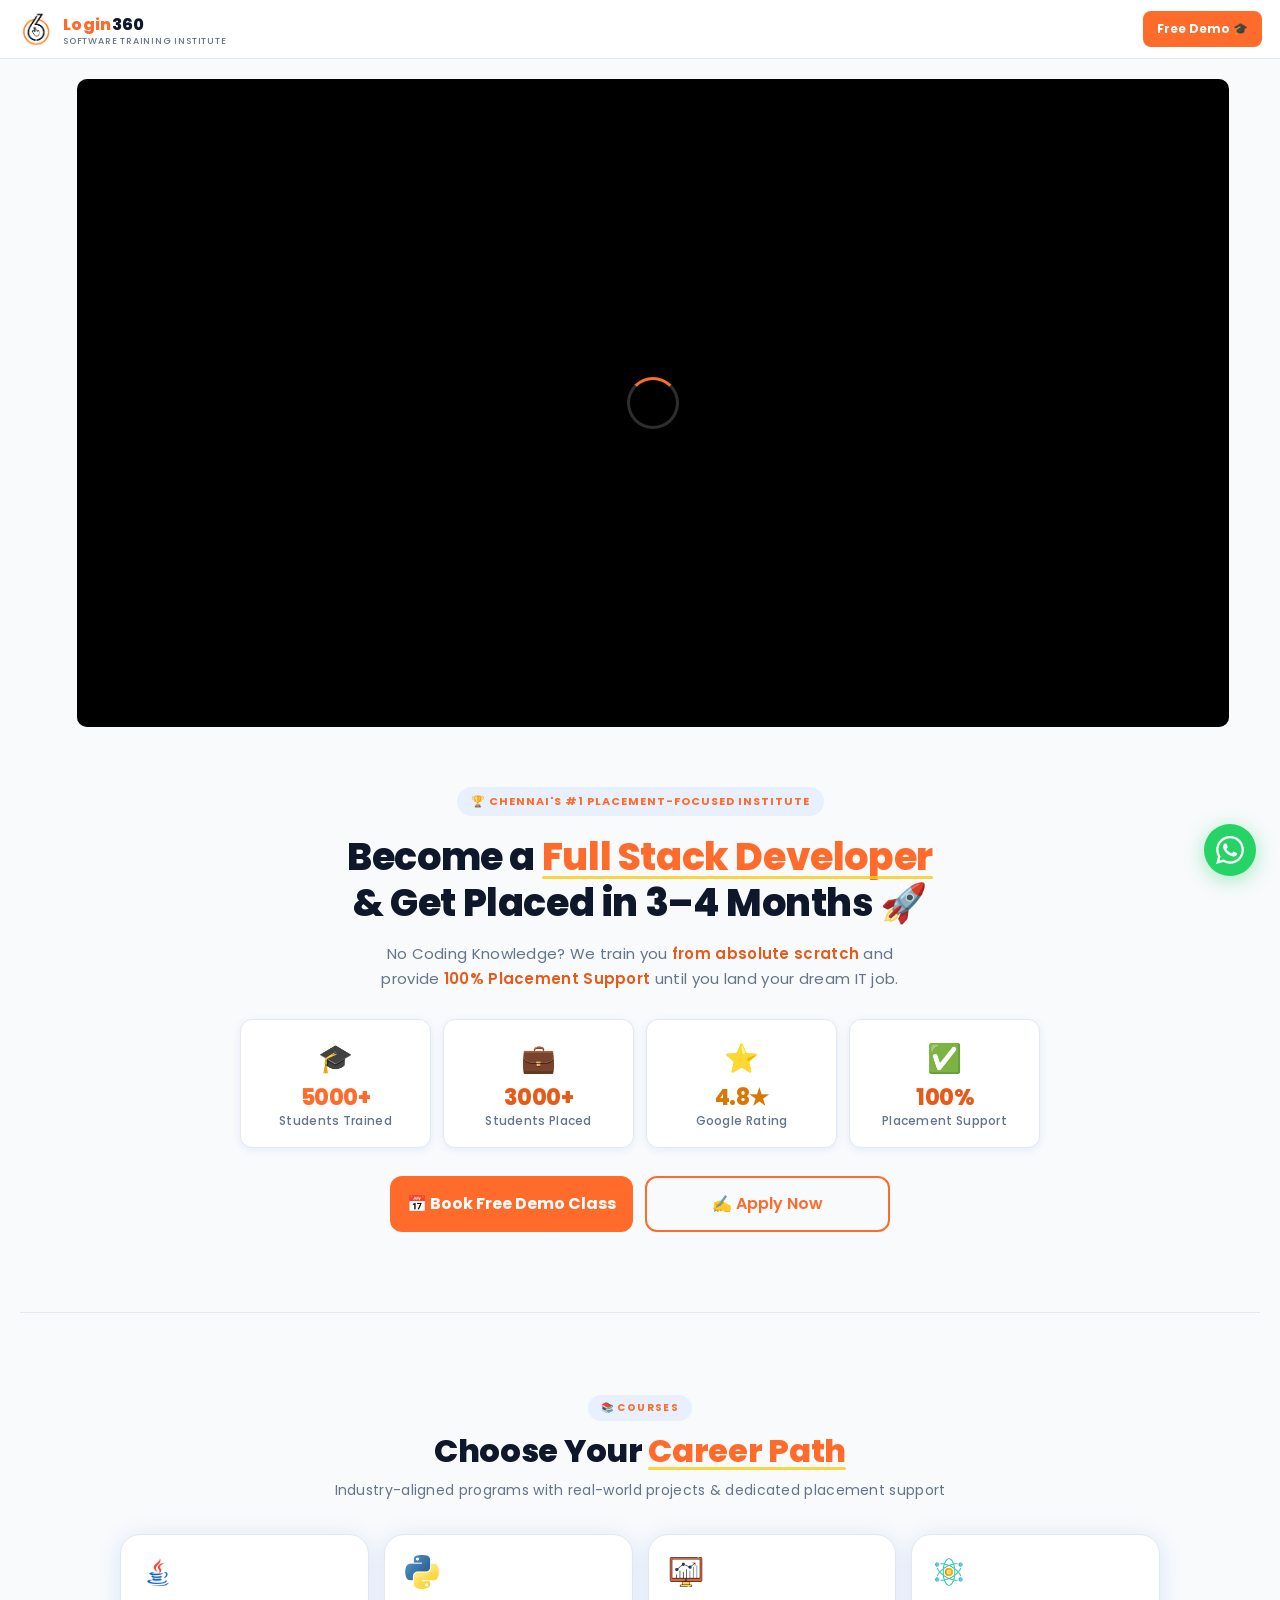
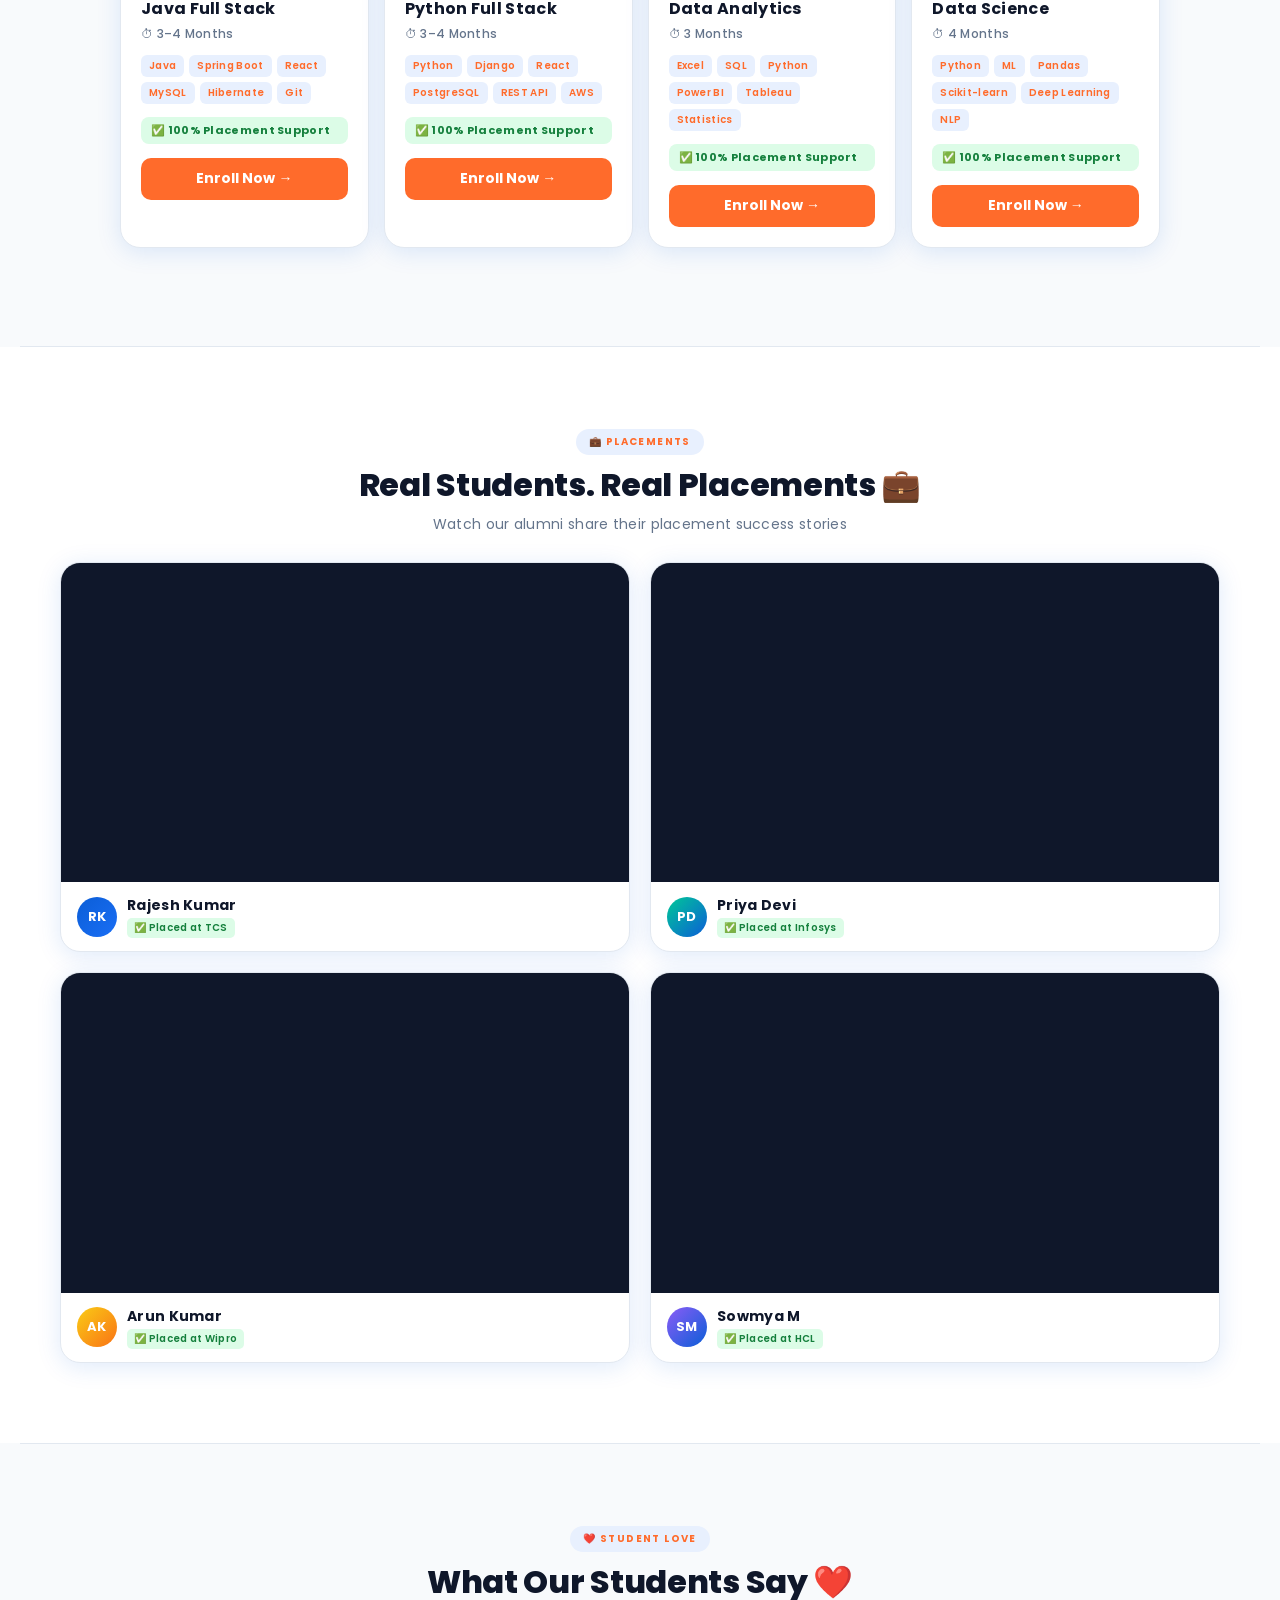
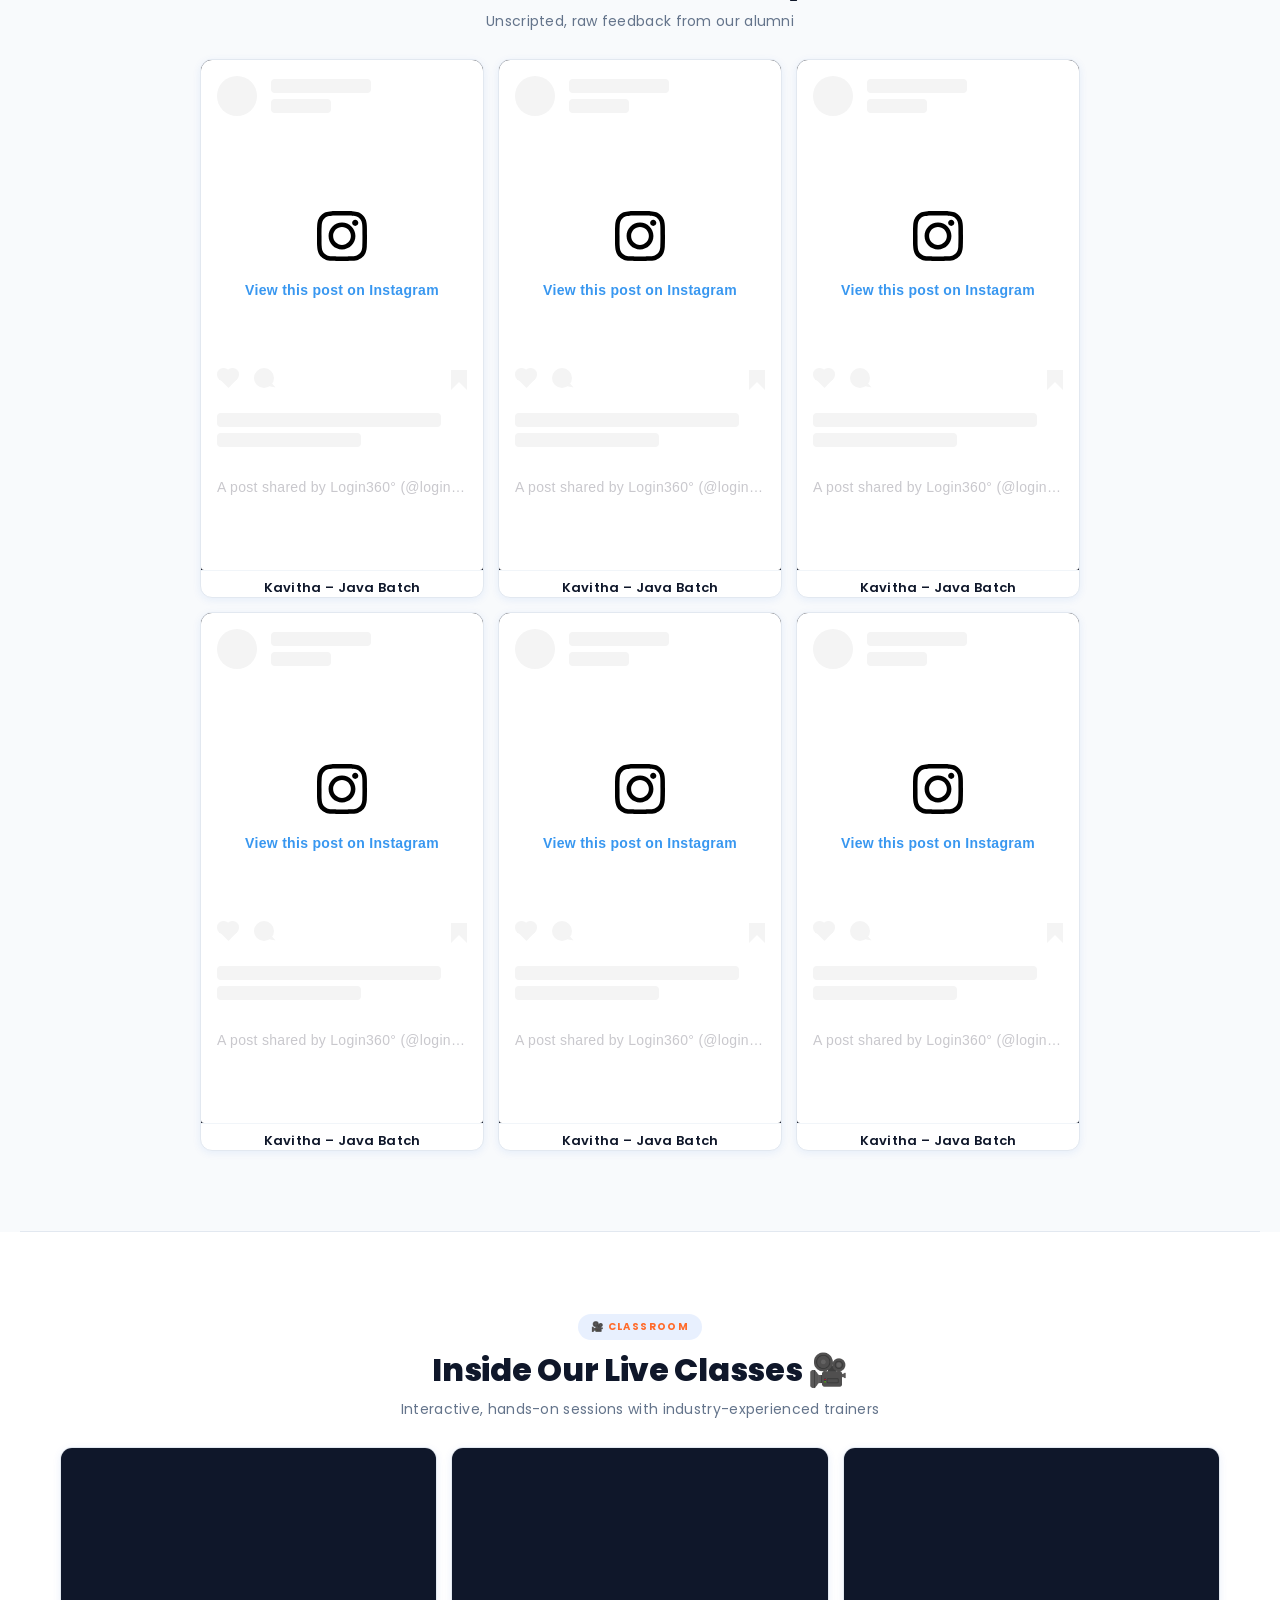
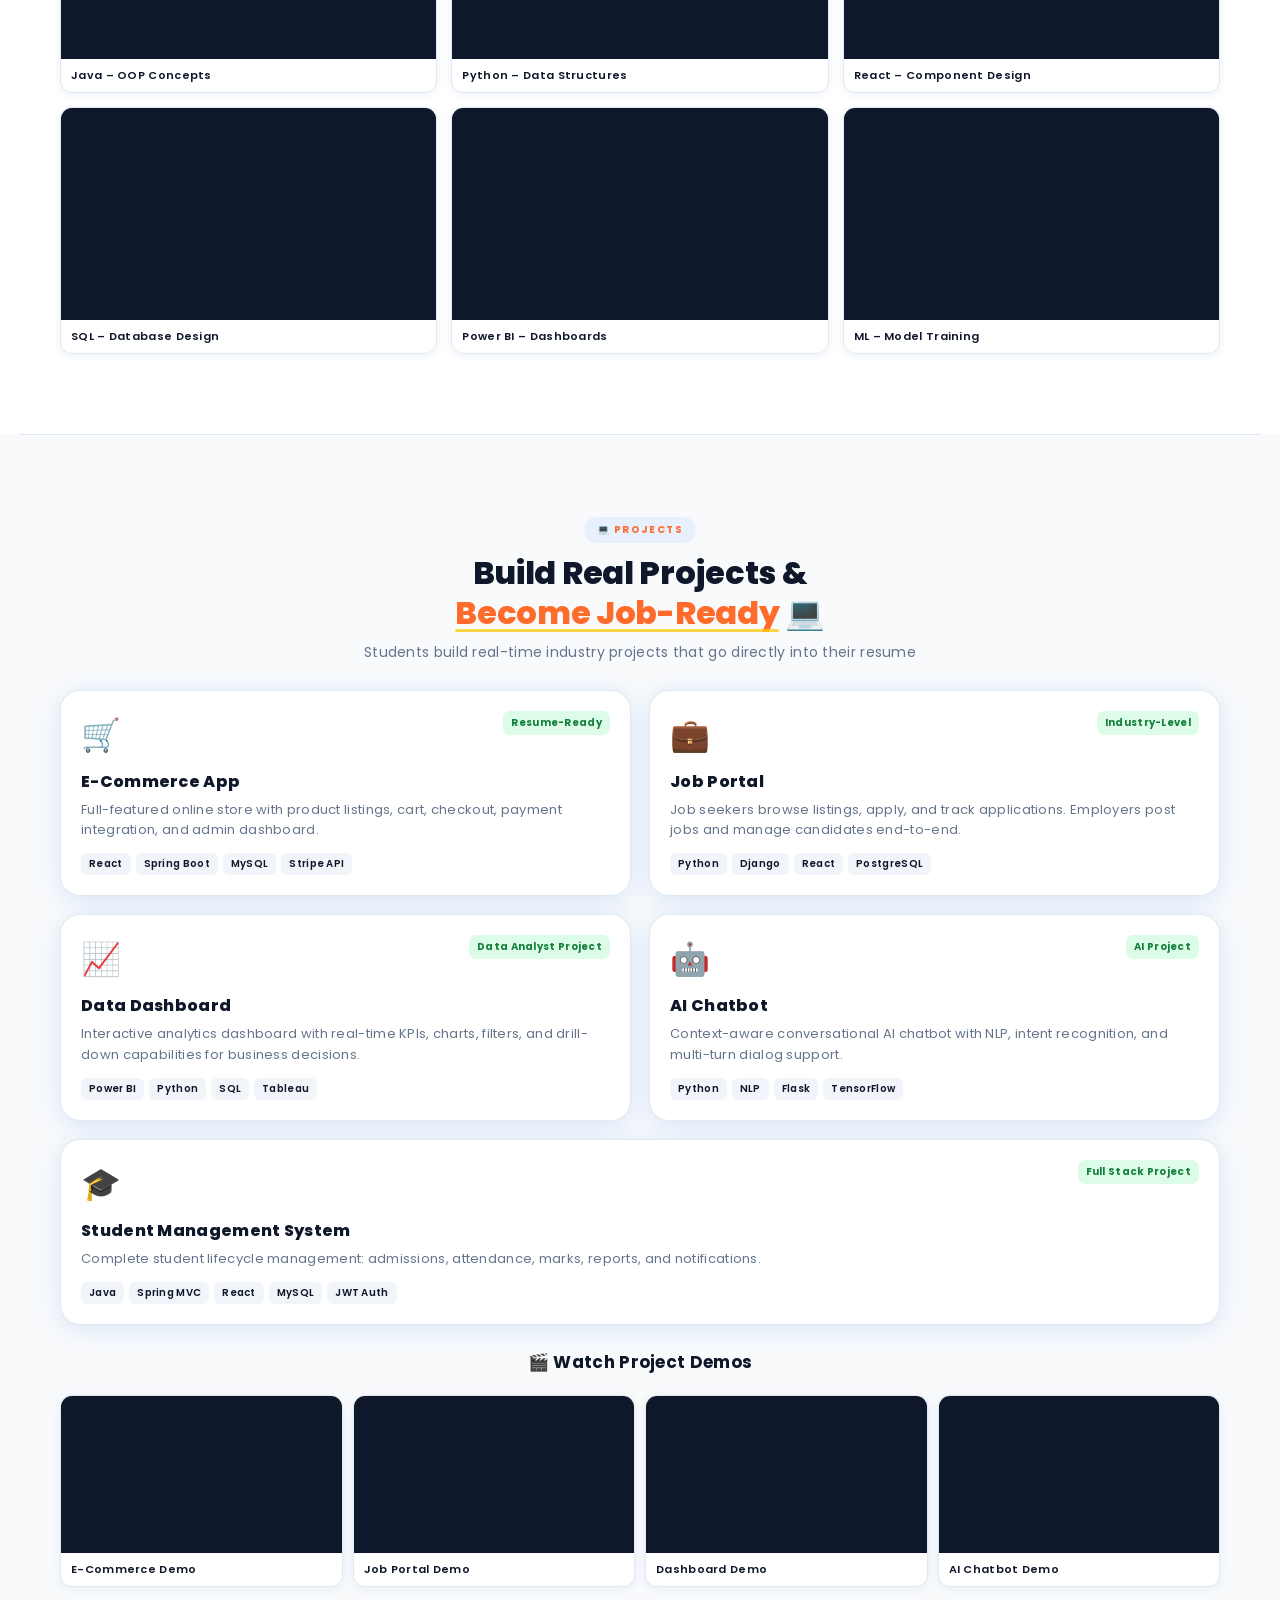
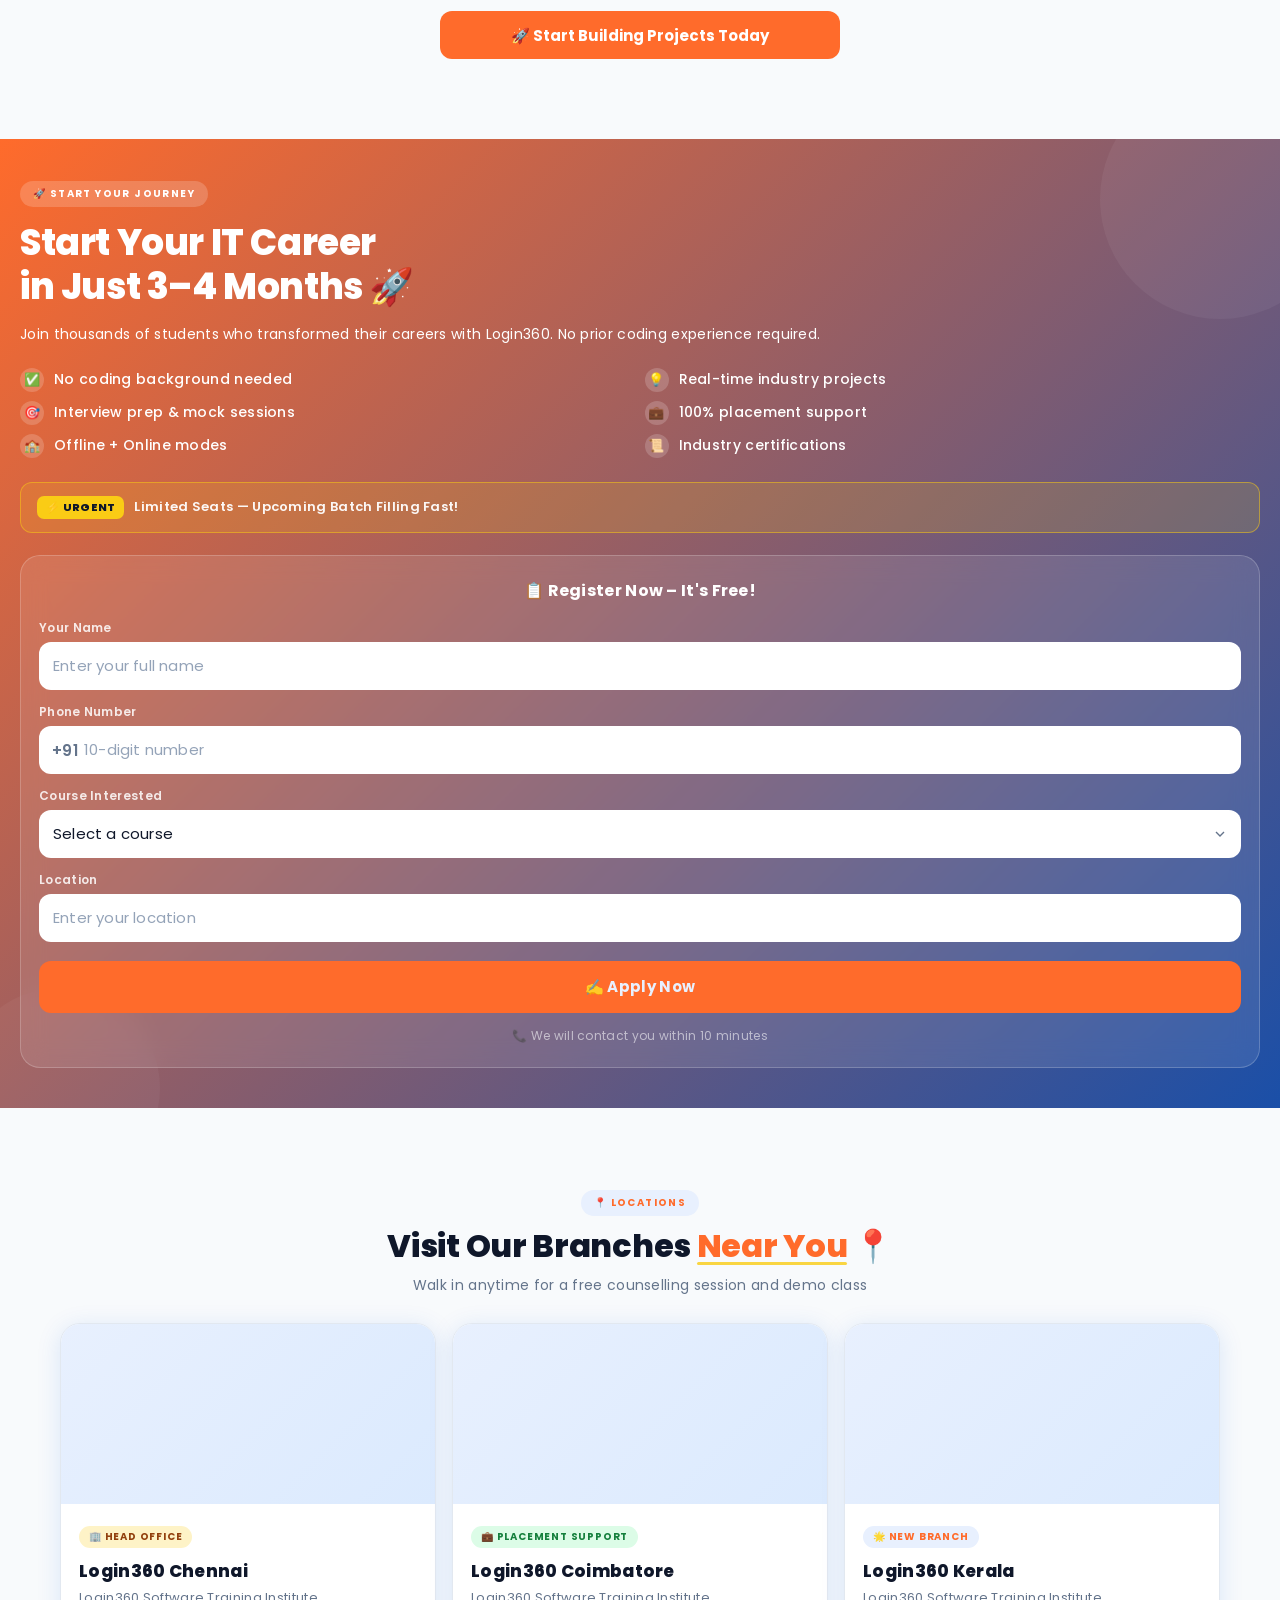
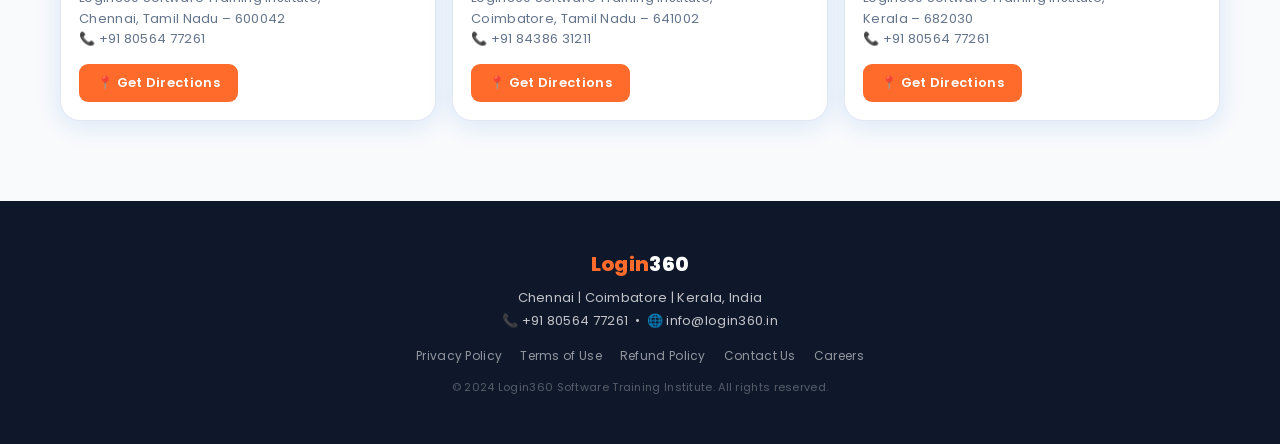
<file: home.html>
<!DOCTYPE html>
<html lang="en">
<head>
<meta charset="UTF-8">
<meta name="viewport" content="width=device-width, initial-scale=1.0">
<title>Login360 – Become a Full Stack Developer & Get Placed in 3–4 Months | Chennai</title>
<meta name="description" content="Login360 Software Training Institute Chennai – Full Stack, Data Science, Data Analytics. 5000+ trained, 3000+ placed. Book Free Demo today!">
<link rel="stylesheet" href="./css/style.css">
<link rel="preconnect" href="https://fonts.googleapis.com">
<link rel="preconnect" href="https://fonts.gstatic.com" crossorigin>
<link href="https://fonts.googleapis.com/css2?family=Poppins:wght@300;400;500;600;700;800;900&display=swap" rel="stylesheet">
<script src="./js/gtm-loader.js"></script> 
<style>
/* ─── VARIABLES ─── */
:root{
  --blue:#FF6B2B; --blue-dk:#e85a1a; --blue-lt:#e8f0fe; --blue-mid:#ee6429;
  --green:#FF6B2B; --green-dk:#e85a1a; --green-lt:#dcfce7;
  --bg:#F8FAFC; --white:#ffffff; --text:#0F172A; --muted:#64748b;
  --border:#e2e8f0; --accent:#FACC15;
  --r:12px; --r-lg:20px; --r-xl:28px;
  --sh-sm:0 2px 8px rgba(11,94,215,.08);
  --sh-md:0 4px 24px rgba(11,94,215,.13);
  --sh-lg:0 8px 48px rgba(11,94,215,.18);
  --font:'Poppins',sans-serif;
  --ls:.3px;
  --gap-sm:40px; --gap-lg:80px;
}
*,*::before,*::after{box-sizing:border-box;margin:0;padding:0}
html{scroll-behavior:smooth;-webkit-text-size-adjust:100%}
body{font-family:var(--font);background:var(--bg);color:var(--text);letter-spacing:var(--ls);overflow-x:hidden;-webkit-font-smoothing:antialiased}
img{max-width:100%;display:block}
a{text-decoration:none;color:inherit}
button{font-family:var(--font);cursor:pointer;border:none;outline:none}

/* ─── KEYFRAMES ─── */
@keyframes fadeUp{from{opacity:0;transform:translateY(22px)}to{opacity:1;transform:translateY(0)}}
@keyframes fadeIn{from{opacity:0}to{opacity:1}}
@keyframes pulse{0%,100%{transform:scale(1)}50%{transform:scale(1.04)}}
@keyframes spin{to{transform:rotate(360deg)}}
@keyframes shimmer{0%{background-position:-400px 0}100%{background-position:400px 0}}
@keyframes slideUp{from{transform:translateY(110%);opacity:0}to{transform:translateY(0);opacity:1}}
@keyframes waBounce{0%,100%{transform:scale(1)}50%{transform:scale(1.12)}}
@keyframes glowPulse{0%,100%{box-shadow:0 0 0 0 rgba(11,94,215,.4)}70%{box-shadow:0 0 0 12px rgba(11,94,215,0)}}
@keyframes numberTick{from{opacity:0;transform:translateY(8px)}to{opacity:1;transform:translateY(0)}}

/* ─── SKELETON ─── */
.skel{background:linear-gradient(90deg,#e2e8f0 25%,#f1f5f9 50%,#e2e8f0 75%);background-size:400px 100%;animation:shimmer 1.4s infinite;border-radius:var(--r)}

/* ─── NAV ─── */
.nav{position:sticky;top:0;z-index:300;background:rgba(255,255,255,.96);backdrop-filter:blur(14px);border-bottom:1px solid var(--border);padding:11px 18px;display:flex;align-items:center;justify-content:space-between}
.nav-brand{display:flex;align-items:center;gap:9px}
.brand-box{width:36px;height:36px;border-radius:9px;display:flex;align-items:center;justify-content:center;color:#fff;font-size:13px;font-weight:800;letter-spacing:-.5px;flex-shrink:0}
.brand-text{font-size:16px;font-weight:800;color:var(--text);line-height:1.1}
.brand-text em{color:var(--blue);font-style:normal}
.brand-sub{font-size:9px;color:var(--muted);font-weight:500;letter-spacing:.8px;text-transform:uppercase;display:block;line-height:1}
.nav-btn{background:var(--blue);color:#fff;font-size:12px;font-weight:700;padding:9px 14px;border-radius:8px;transition:background .2s;white-space:nowrap}
.nav-btn:hover{background:var(--blue-dk)}

/* ─── HERO ─── */
.hero{width:90%;background:#000;position:relative;overflow:hidden;top: 20px;left:6%;border-radius: 10px;}
.hero-wrap{position:relative;width:100%}
.hero-wrap::before{content:'';display:block;padding-top:177.78%}
.hero-wrap iframe{position:absolute;top:0;left:0;width:100%;height:100%;border:none}
.hero-overlay{position:absolute;top:0;left:0;width:100%;height:100%;display:flex;align-items:center;justify-content:center;background:linear-gradient(180deg,rgba(0,0,0,.12) 0%,rgba(0,0,0,.35) 100%);transition:opacity .4s}
.hero-overlay.hidden{opacity:0;pointer-events:none}
.hero-spinner{width:52px;height:52px;border:3px solid rgba(255,255,255,.18);border-top-color:var(--blue);border-radius:50%;animation:spin 1s linear infinite}

/* ─── SECTION COMMONS ─── */
.section{padding:var(--gap-sm) 20px}
.section.alt{background:#fff}
.section-tag{display:inline-block;background:var(--blue-lt);color:var(--blue);font-size:10px;font-weight:700;letter-spacing:1.4px;text-transform:uppercase;padding:5px 13px;border-radius:100px;margin-bottom:10px}
.section-head{text-align:center;margin-bottom:26px}
.section-head h2{font-size:clamp(20px,5.5vw,32px);font-weight:800;line-height:1.25;letter-spacing:-.3px}
.section-head p{font-size:14px;color:var(--muted);margin-top:8px;line-height:1.65}
.highlight{color:var(--blue);position:relative;display:inline-block}
.highlight::after{content:'';position:absolute;bottom:1px;left:0;right:0;height:3px;background:var(--accent);border-radius:2px;opacity:.8}

/* ─── INTRO ─── */
.intro{text-align:center}
.intro-badge{display:inline-flex;align-items:center;gap:6px;background:var(--blue-lt);color:var(--blue);font-size:11px;font-weight:700;letter-spacing:1px;text-transform:uppercase;padding:6px 14px;border-radius:100px;margin-bottom:18px}
.intro h1{font-size:clamp(23px,6vw,38px);font-weight:800;line-height:1.22;margin-bottom:14px;letter-spacing:-.4px}
.intro-sub{font-size:15px;color:var(--muted);line-height:1.68;max-width:530px;margin:0 auto 28px}
.intro-sub strong{color:var(--green-dk);font-weight:600}

/* ─── TRUST GRID ─── */
.trust-grid{display:grid;grid-template-columns:1fr 1fr;gap:12px;margin-bottom:28px}
.trust-card{background:#fff;border-radius:var(--r);padding:18px 14px;text-align:center;box-shadow:var(--sh-sm);border:1px solid var(--border);transition:transform .2s,box-shadow .2s}
.trust-card:hover{transform:translateY(-3px);box-shadow:var(--sh-md)}
.ti{font-size:28px;display:block;margin-bottom:7px}
.tn{font-size:22px;font-weight:800;letter-spacing:-.5px;line-height:1}
.tl{font-size:12px;color:var(--muted);font-weight:500;margin-top:4px;line-height:1.3}
.trust-card.c-blue .tn{color:var(--blue)}
.trust-card.c-green .tn{color:var(--green-dk)}
.trust-card.c-amber .tn{color:#d97706}

/* ─── BUTTONS ─── */
.btn-p{display:flex;align-items:center;justify-content:center;gap:7px;background:var(--blue);color:#fff;font-size:15px;font-weight:700;height:48px;border-radius:var(--r);transition:background .2s,transform .15s;width:100%;animation:pulse 2.8s ease infinite}
.btn-p:hover{background:var(--blue-dk);animation:none;transform:translateY(-1px)}
.btn-s{display:flex;align-items:center;justify-content:center;gap:7px;background:transparent;color:var(--blue);font-size:15px;font-weight:600;height:48px;border-radius:var(--r);border:2px solid var(--blue);transition:background .2s,color .2s;width:100%}
.btn-s:hover{background:var(--blue);color:#fff}
.btn-g{display:flex;align-items:center;justify-content:center;gap:7px;background:var(--green);color:#fff;font-size:15px;font-weight:700;height:48px;border-radius:var(--r);transition:background .2s;width:100%}
.btn-g:hover{background:var(--green-dk)}
.cta-duo{display:flex;flex-direction:column;gap:12px;max-width:400px;margin:0 auto}

/* ─── COURSES ─── */
.courses-wrap{overflow-x:auto;display:flex;gap:15px;padding:6px 20px 18px;scroll-snap-type:x mandatory;scrollbar-width:none;-webkit-overflow-scrolling:touch}
.courses-wrap::-webkit-scrollbar{display:none}
.course-card{min-width:265px;background:#fff;border-radius:var(--r-lg);padding:20px;box-shadow:var(--sh-md);border:1px solid var(--border);scroll-snap-align:start;flex-shrink:0;transition:transform .2s,box-shadow .2s}
.course-card:hover{transform:translateY(-4px);box-shadow:var(--sh-lg)}
.cc-emoji{width:34px;margin-bottom:10px;display:block}
.cc-name{font-size:16px;font-weight:700;margin-bottom:5px;line-height:1.3}
.cc-dur{font-size:12px;color:var(--muted);font-weight:500;margin-bottom:12px;display:flex;align-items:center;gap:5px}
.cc-tools{display:flex;flex-wrap:wrap;gap:5px;margin-bottom:13px}
.tool{background:var(--blue-lt);color:var(--blue);font-size:10px;font-weight:600;padding:3px 8px;border-radius:6px}
.cc-placed{display:flex;align-items:center;gap:5px;background:var(--green-lt);color:#15803d;font-size:11px;font-weight:700;padding:5px 10px;border-radius:8px;margin-bottom:14px}
.btn-enroll{width:100%;background:var(--blue);color:#fff;font-family:var(--font);font-size:14px;font-weight:700;height:42px;border-radius:10px;transition:background .2s}
.btn-enroll:hover{background:var(--blue-dk)}
.swipe-hint{text-align:center;font-size:12px;color:var(--muted);margin-top:4px;padding:0 20px}
.scroll-dots{display:flex;justify-content:center;gap:5px;margin-top:12px}
.dot{width:6px;height:6px;border-radius:50%;background:var(--border);transition:all .2s}
.dot.on{background:var(--blue);width:20px;border-radius:3px}

/* ─── VIDEO CARDS ─── */
.vid-list{display:flex;flex-direction:column;gap:16px}
.vid-card{background:#fff;border-radius:var(--r-lg);overflow:hidden;box-shadow:var(--sh-md);border:1px solid var(--border)}
.vid-frame{position:relative;width:100%;padding-top:56.25%;background:#0f172a;overflow:hidden}
.vid-frame.vt{padding-top:177.78%}
.vid-frame iframe{position:absolute;top:0;left:0;width:100%;height:100%;border:none}
.vid-skel{position:absolute;top:0;left:0;width:100%;height:100%;display:flex;align-items:center;justify-content:center;background:linear-gradient(160deg,#1e293b 0%,#0f172a 100%);transition:opacity .4s}
.vid-skel.off{opacity:0;pointer-events:none}
.play-btn{width:52px;height:52px;background:rgba(255,255,255,.15);border-radius:50%;display:flex;align-items:center;justify-content:center;border:2px solid rgba(255,255,255,.3);backdrop-filter:blur(6px)}
.play-btn svg{fill:#fff;width:20px;height:20px;margin-left:3px}
.vid-info{padding:13px 16px;display:flex;align-items:center;gap:10px}
.vid-av{width:40px;height:40px;border-radius:50%;display:flex;align-items:center;justify-content:center;color:#fff;font-size:13px;font-weight:700;flex-shrink:0}
.vid-name{font-size:14px;font-weight:700}
.vid-meta{font-size:12px;color:var(--muted);margin-top:2px}
.placed-tag{display:inline-flex;align-items:center;gap:3px;background:var(--green-lt);color:#15803d;font-size:10px;font-weight:600;padding:2px 7px;border-radius:5px}

/* ─── REELS GRID ─── */
.reels-grid{display:grid;grid-template-columns:repeat(auto-fit, minmax(400px, 1fr));gap:11px;width: 100%;max-width: 1000px;margin: 0 auto;justify-content: center;}
.reel-card{background:#fff;border-radius:var(--r);overflow:hidden;box-shadow:var(--sh-sm);border:1px solid var(--border);width: 100%;}
.reel-frame{position:relative;width:100%;padding-top:177.78%;background:#0f172a;overflow:hidden;height:95%}
.reel-frame .instagram-media {
  position: absolute !important;
  top: 0 !important;
  left: 0 !important;
  width: 100% !important;
  height: 100% !important;
  margin: 0 !important;
  min-width: 100% !important;
}
.reel-label{padding:9px 10px;font-size:13px;font-weight:600;line-height:1.3;text-align: center;border-top: 1px solid #f1f5f9;}

/* ─── CLASS GRID ─── */
.class-grid{display:grid;grid-template-columns:1fr 1fr;gap:11px}
.cls-card{background:#fff;border-radius:var(--r);overflow:hidden;box-shadow:var(--sh-sm);border:1px solid var(--border)}
.cls-frame{position:relative;width:100%;padding-top:56.25%;background:#0f172a;overflow:hidden}
.cls-frame iframe{position:absolute;top:0;left:0;width:100%;height:100%;border:none}
.cls-label{padding:8px 10px;font-size:11px;font-weight:600}

/* ─── PROJECTS ─── */
.project-cards{display:flex;flex-direction:column;gap:16px}
.proj-card{background:#fff;border-radius:var(--r-lg);padding:20px;box-shadow:var(--sh-md);border:1px solid var(--border);transition:transform .2s,box-shadow .2s}
.proj-card:hover{transform:translateY(-3px);box-shadow:var(--sh-lg)}
.proj-top{display:flex;align-items:flex-start;justify-content:space-between;margin-bottom:10px}
.proj-emoji{font-size:32px}
.proj-outcome{background:var(--green-lt);color:#15803d;font-size:10px;font-weight:700;padding:4px 8px;border-radius:7px;white-space:nowrap}
.proj-name{font-size:16px;font-weight:800;margin-bottom:6px}
.proj-desc{font-size:13px;color:var(--muted);line-height:1.6;margin-bottom:12px}
.proj-stack{display:flex;flex-wrap:wrap;gap:5px}
.stack-tag{background:#f1f5f9;color:var(--text);font-size:10px;font-weight:600;padding:3px 8px;border-radius:6px}
.proj-demos{display:grid;grid-template-columns:1fr 1fr;gap:10px;margin-top:20px}
.demo-card{background:#fff;border-radius:var(--r);overflow:hidden;box-shadow:var(--sh-sm);border:1px solid var(--border)}
.demo-frame{position:relative;width:100%;padding-top:56.25%;background:#0f172a;overflow:hidden}
.demo-frame iframe{position:absolute;top:0;left:0;width:100%;height:100%;border:none}
.demo-label{padding:8px 10px;font-size:11px;font-weight:600;color:var(--text)}

/* ─── CONVERSION SECTION ─── */
.convert{background:linear-gradient(135deg,var(--blue) 0%,#1a4fa8 100%);color:#fff;padding:var(--gap-sm) 20px;position:relative;overflow:hidden}
.convert::before{content:'';position:absolute;top:-60px;right:-60px;width:240px;height:240px;background:rgba(255,255,255,.05);border-radius:50%}
.convert::after{content:'';position:absolute;bottom:-80px;left:-40px;width:200px;height:200px;background:rgba(255,255,255,.04);border-radius:50%}
.convert-inner{position:relative;z-index:1}
.convert-tag{display:inline-block;background:rgba(255,255,255,.18);color:#fff;font-size:10px;font-weight:700;letter-spacing:1.4px;text-transform:uppercase;padding:5px 13px;border-radius:100px;margin-bottom:14px}
.convert h2{font-size:clamp(22px,6vw,36px);font-weight:800;line-height:1.22;margin-bottom:14px;letter-spacing:-.4px}
.convert .sub{font-size:14px;opacity:.85;line-height:1.6;margin-bottom:22px}
.benefits-list{display:flex;flex-direction:column;gap:9px;margin-bottom:24px}
.benefit-item{display:flex;align-items:center;gap:10px;font-size:14px;font-weight:500}
.benefit-item span.icon{width:24px;height:24px;background:rgba(255,255,255,.18);border-radius:50%;display:flex;align-items:center;justify-content:center;font-size:13px;flex-shrink:0}
.urgency-box{background:rgba(250,204,21,.15);border:1.5px solid rgba(250,204,21,.5);border-radius:var(--r);padding:13px 16px;margin-bottom:22px;display:flex;align-items:center;gap:10px}
.urgency-box .badge{background:var(--accent);color:#0f172a;font-size:11px;font-weight:800;padding:3px 9px;border-radius:7px;white-space:nowrap}
.urgency-box p{font-size:13px;font-weight:600;opacity:.95}

/* ─── MINI FORM ─── */
.mini-form{background:rgba(255,255,255,.1);backdrop-filter:blur(12px);border:1px solid rgba(255,255,255,.2);border-radius:var(--r-lg);padding:22px 18px}
.mf-title{font-size:16px;font-weight:700;margin-bottom:16px;text-align:center}
.fg{margin-bottom:13px}
.fg label{display:block;font-size:12px;font-weight:600;margin-bottom:5px;opacity:.85}
.fg input,.fg select{width:100%;font-family:var(--font);font-size:15px;color:var(--text);background:#fff;border:1.5px solid transparent;border-radius:var(--r);padding:0 13px;height:48px;outline:none;transition:border-color .2s,box-shadow .2s;letter-spacing:.2px;appearance:none}
.fg input:focus,.fg select:focus{border-color:var(--blue);box-shadow:0 0 0 3px rgba(11,94,215,.15)}
.fg input::placeholder{color:#94a3b8}
.ph-wrap{position:relative}
.ph-pfx{position:absolute;left:13px;top:50%;transform:translateY(-50%);font-size:15px;font-weight:600;color:var(--muted)}
.ph-wrap input{padding-left:44px}
.fg select{background-image:url("data:image/svg+xml,%3Csvg xmlns='http://www.w3.org/2000/svg' width='16' height='16' viewBox='0 0 24 24' fill='none' stroke='%2364748b' stroke-width='2'%3E%3Cpath d='m6 9 6 6 6-6'/%3E%3C/svg%3E");background-repeat:no-repeat;background-position:right 12px center;padding-right:38px}
.form-btns{display:flex;flex-direction:column;gap:10px;margin-top:6px}
.btn-white{display:flex;align-items:center;justify-content:center;gap:7px;background:var(--blue);color:var(--blue-lt);font-family:var(--font);font-size:15px;font-weight:700;height:52px;border-radius:var(--r);transition:background .2s;width:100%}
.btn-white:hover{background:var(--blue-dk)}
.btn-outline-white{display:flex;align-items:center;justify-content:center;gap:7px;background:transparent;color:#fff;font-family:var(--font);font-size:15px;font-weight:600;height:52px;border-radius:var(--r);border:2px solid rgba(255,255,255,.6);transition:all .2s;width:100%}
.btn-outline-white:hover{background:rgba(255,255,255,.15)}
.trust-line{text-align:center;font-size:12px;opacity:.75;margin-top:14px;display:flex;align-items:center;justify-content:center;gap:6px}

/* ─── BRANCHES ─── */
.branch-grid{display:flex;flex-direction:column;gap:16px}
.branch-card{background:#fff;border-radius:var(--r-lg);overflow:hidden;box-shadow:var(--sh-md);border:1px solid var(--border);transition:transform .2s,box-shadow .2s}
.branch-card:hover{transform:translateY(-3px);box-shadow:var(--sh-lg)}
.branch-map{width:100%;height:180px;background:linear-gradient(135deg,#e8f0fe 0%,#dbeafe 100%);display:flex;align-items:center;justify-content:center;position:relative;overflow:hidden}
.branch-map iframe{width:100%;height:100%;border:none}
.branch-map-ph{position:absolute;inset:0;display:flex;align-items:center;justify-content:center;flex-direction:column;gap:8px}
.branch-map-ph .map-icon{font-size:42px}
.branch-map-ph .map-city{font-size:16px;font-weight:700;color:var(--blue)}
.branch-info{padding:18px}
.branch-type{display:inline-flex;align-items:center;gap:4px;font-size:10px;font-weight:700;letter-spacing:.8px;text-transform:uppercase;padding:3px 10px;border-radius:100px;margin-bottom:10px}
.branch-type.hq{background:#fef3c7;color:#92400e}
.branch-type.ps{background:var(--green-lt);color:#15803d}
.branch-type.nb{background:var(--blue-lt);color:var(--blue)}
.branch-name{font-size:17px;font-weight:800;margin-bottom:4px}
.branch-addr{font-size:13px;color:var(--muted);line-height:1.6;margin-bottom:14px}
.btn-dir{display:inline-flex;align-items:center;gap:6px;background:var(--blue);color:#fff;font-family:var(--font);font-size:13px;font-weight:600;padding:9px 18px;border-radius:9px;transition:background .2s}
.btn-dir:hover{background:var(--blue-dk)}

/* ─── STICKY BAR ─── */
.sticky-bar{position:fixed;bottom:0;left:0;right:0;z-index:400;background:#fff;border-top:1px solid var(--border);padding:12px 14px;display:flex;gap:9px;box-shadow:0 -4px 24px rgba(11,94,215,.1);animation:slideUp .5s ease .9s both}
.sticky-bar .btn-p,.sticky-bar .btn-s{flex:1;animation:none;height:48px;font-size:13px;font-weight:700}
.sticky-spacer{height:80px}

/* ─── WHATSAPP ─── */
.wa-btn{position:fixed;bottom:82px;right:18px;z-index:450;width:52px;height:52px;background:#25d366;border-radius:50%;display:flex;align-items:center;justify-content:center;box-shadow:0 4px 20px rgba(37,211,102,.4);animation:waBounce 2s ease infinite;text-decoration:none}
.wa-btn svg{width:28px;height:28px;fill:#fff}
.wa-tooltip{position:absolute;right:60px;top:50%;transform:translateY(-50%);background:#0f172a;color:#fff;font-size:11px;font-weight:600;padding:5px 10px;border-radius:8px;white-space:nowrap;opacity:0;transition:opacity .2s}
.wa-btn:hover .wa-tooltip{opacity:1}

/* ─── MODAL ─── */
.overlay{position:fixed;inset:0;z-index:600;background:rgba(15,23,42,.6);backdrop-filter:blur(7px);display:flex;align-items:flex-end;justify-content:center;opacity:0;pointer-events:none;transition:opacity .3s}
.overlay.on{opacity:1;pointer-events:all}
.modal{background:#fff;border-radius:24px 24px 0 0;width:100%;max-width:480px;padding:26px 22px 30px;transform:translateY(40px);transition:transform .35s cubic-bezier(.34,1.56,.64,1);max-height:90vh;overflow-y:auto;position:relative}
.overlay.on .modal{transform:translateY(0)}
.modal-handle{width:40px;height:4px;background:var(--border);border-radius:2px;margin:0 auto 18px}
.modal-head{text-align:center;margin-bottom:22px}
.modal-head h3{font-size:20px;font-weight:800;margin-bottom:6px}
.modal-head p{font-size:13px;color:var(--muted);line-height:1.5}
.mclose{position:absolute;top:14px;right:14px;width:30px;height:30px;background:var(--bg);border:none;border-radius:50%;cursor:pointer;font-size:16px;color:var(--muted);display:flex;align-items:center;justify-content:center;transition:background .2s}
.mclose:hover{background:var(--border)}
.btn-submit{width:100%;background:var(--blue);color:#fff;font-family:var(--font);font-size:15px;font-weight:700;height:52px;border-radius:var(--r);transition:background .2s;display:flex;align-items:center;justify-content:center;gap:8px;margin-top:6px;animation:glowPulse 2s infinite}
.btn-submit:hover{background:var(--blue-dk);animation:none}
.privacy{font-size:11px;color:var(--muted);text-align:center;margin-top:9px;line-height:1.5}
.success-box{text-align:center;padding:16px 0;display:none}
.success-box.on{display:block}
.success-emoji{font-size:56px;display:block;margin-bottom:14px}
.success-box h3{font-size:22px;font-weight:800;margin-bottom:8px}
.success-box p{font-size:14px;color:var(--muted);line-height:1.65}

/* ─── FOOTER ─── */
.footer{background:var(--text);color:rgba(255,255,255,.75);padding:32px 20px;text-align:center}
.ft-logo{font-size:20px;font-weight:800;color:#fff;margin-bottom:8px}
.ft-logo em{color:var(--green);font-style:normal}
.ft-addr{font-size:13px;line-height:1.75;margin-bottom:14px}
.ft-links{display:flex;justify-content:center;gap:18px;flex-wrap:wrap;margin-bottom:14px}
.ft-links a{font-size:12px;color:rgba(255,255,255,.55);transition:color .2s}
.ft-links a:hover{color:#fff}
.ft-copy{font-size:11px;color:rgba(255,255,255,.3)}

/* ─── REVEAL ANIMATION ─── */
.reveal{opacity:0;transform:translateY(18px);transition:opacity .55s ease,transform .55s ease}
.reveal.shown{opacity:1;transform:translateY(0)}

/* ─── DESKTOP ─── */
@media(min-width:768px){
  .hero-wrap::before{padding-top:56.25%}
  .section{padding:var(--gap-lg) 40px}
  .trust-grid{grid-template-columns:repeat(4,1fr);max-width:800px;margin-left:auto;margin-right:auto}
  .cta-duo{flex-direction:row;max-width:500px}.btn-p,.btn-s{height:56px;font-size:16px}
  .courses-wrap{padding:6px 40px 18px}
  .vid-list{display:grid;grid-template-columns:1fr 1fr;gap:20px}
  .reels-grid{grid-template-columns:repeat(3,1fr);gap:14px;max-width:880px;margin:0 auto}
  .class-grid{grid-template-columns:repeat(3,1fr);gap:14px}
  .project-cards{display:grid;grid-template-columns:1fr 1fr;gap:18px}
  .proj-demos{grid-template-columns:repeat(4,1fr)}
  .branch-grid{display:grid;grid-template-columns:repeat(3,1fr)}
  .form-btns{flex-direction:row}
  .benefits-list{display:grid;grid-template-columns:1fr 1fr}
  .sticky-bar{display:none}.sticky-spacer{display:none}
  .overlay{align-items:center}.modal{border-radius:24px;max-width:460px;margin:20px}
  .footer{padding:48px 40px}
  .wa-btn{bottom:24px;right:24px}
}
@media(min-width:1024px){
  .section{padding:var(--gap-lg) 60px}
  .courses-wrap{display:grid;grid-template-columns:repeat(4,1fr);overflow-x:unset;padding:6px 60px 18px}
  .course-card{min-width:unset;max-width:unset}
  .swipe-hint,.scroll-dots{display:none}
  .vid-list{grid-template-columns:repeat(2,1fr)}
  .proj-demos{grid-template-columns:repeat(4,1fr)}
}
</style>
</head>
<body>

<!-- ╔══ NAV ══╗ -->
<nav class="nav">
  <div class="nav-brand">
    <img class="brand-box" src="./images/login.png">
    <div>
      <span class="brand-text"><em>Login</em>360</span>
      <span class="brand-sub">Software Training Institute</span>
    </div>
  </div>
  <button class="nav-btn" onclick="openPopup('Home - Book Free Demo')">Free Demo 🎓</button>
</nav>

<!-- ╔══ S1: HERO ══╗ -->
<section class="hero" aria-label="Login360 Success Meet Video">
  <div class="hero-wrap">
    <div class="hero-overlay" id="heroOvl">
      <div class="hero-spinner"></div>
    </div>
    <!-- ⚠️ Replace VIDEO_ID with your actual YouTube success meet video ID -->
    <iframe width="560" height="315" src="https://www.youtube.com/embed/9bdfTR64aIE?si=TaIHZpy0R9mYCvZe&autoplay=1&start=6" title="YouTube video player" frameborder="0" allow="accelerometer; autoplay; clipboard-write; encrypted-media; gyroscope; picture-in-picture;" referrerpolicy="strict-origin-when-cross-origin" allowfullscreen></iframe>
  </div>
</section>

<!-- ╔══ S2: INTRO + TRUST + CTA ══╗ -->
<section class="section intro" id="intro">
  <div class="intro-badge reveal">🏆 Chennai's #1 Placement-Focused Institute</div>
  <h1 class="reveal">
    Become a <span class="highlight">Full Stack Developer</span><br>
    &amp; Get Placed in 3–4 Months 🚀
  </h1>
  <p class="intro-sub reveal">
    No Coding Knowledge? We train you <strong>from absolute scratch</strong> and provide
    <strong>100% Placement Support</strong> until you land your dream IT job.
  </p>
  <div class="trust-grid reveal">
    <div class="trust-card c-blue"><span class="ti">🎓</span><div class="tn">5000+</div><div class="tl">Students Trained</div></div>
    <div class="trust-card c-green"><span class="ti">💼</span><div class="tn">3000+</div><div class="tl">Students Placed</div></div>
    <div class="trust-card c-amber"><span class="ti">⭐</span><div class="tn">4.8★</div><div class="tl">Google Rating</div></div>
    <div class="trust-card c-green"><span class="ti">✅</span><div class="tn">100%</div><div class="tl">Placement Support</div></div>
  </div>
  <div class="cta-duo reveal">
    <button class="btn-p" onclick="openPopup('Home - Book Free Demo')">📅 Book Free Demo Class</button>
    <button class="btn-s" onclick="openPopup('Home - Apply Now')">✍️ Apply Now</button>
  </div>
</section>

<hr style="border:none;border-top:1px solid var(--border);margin:0 20px">

<!-- ╔══ S3: COURSES ══╗ -->
<section class="section" id="courses">
  <div class="section-head reveal">
    <span class="section-tag">📚 Courses</span>
    <h2>Choose Your <span class="highlight">Career Path</span></h2>
    <p>Industry-aligned programs with real-world projects &amp; dedicated placement support</p>
  </div>
  <div class="courses-wrap" id="cCarousel">
    <!-- Card 1 -->
    <div class="course-card reveal">
      <img class="cc-emoji" src="./images/java.png"> 
      <div class="cc-name">Java Full Stack</div>
      <div class="cc-dur">⏱ 3–4 Months</div>
      <div class="cc-tools">
        <span class="tool">Java</span><span class="tool">Spring Boot</span><span class="tool">React</span>
        <span class="tool">MySQL</span><span class="tool">Hibernate</span><span class="tool">Git</span>
      </div>
      <div class="cc-placed">✅ 100% Placement Support</div>
      <button class="btn-enroll" onclick="openPopup('Home - Java Full Stack')">Enroll Now →</button>
    </div>
    <!-- Card 2 -->
    <div class="course-card reveal">
      <img class="cc-emoji" src="./images/python.png">
      <div class="cc-name">Python Full Stack</div>
      <div class="cc-dur">⏱ 3–4 Months</div>
      <div class="cc-tools">
        <span class="tool">Python</span><span class="tool">Django</span><span class="tool">React</span>
        <span class="tool">PostgreSQL</span><span class="tool">REST API</span><span class="tool">AWS</span>
      </div>
      <div class="cc-placed">✅ 100% Placement Support</div>
      <button class="btn-enroll" onclick="openPopup('Home - Python Full Stack')">Enroll Now →</button>
    </div>
    <!-- Card 3 -->
    <div class="course-card reveal">
      <img class="cc-emoji" src="./images/data-analytics.png">
      <div class="cc-name">Data Analytics</div>
      <div class="cc-dur">⏱ 3 Months</div>
      <div class="cc-tools">
        <span class="tool">Excel</span><span class="tool">SQL</span><span class="tool">Python</span>
        <span class="tool">Power BI</span><span class="tool">Tableau</span><span class="tool">Statistics</span>
      </div>
      <div class="cc-placed">✅ 100% Placement Support</div>
      <button class="btn-enroll" onclick="openPopup('Home - Data Analytics')">Enroll Now →</button>
    </div>
    <!-- Card 4 -->
    <div class="course-card reveal">
      <img class="cc-emoji" src="./images/ds.png">
      <div class="cc-name">Data Science</div>
      <div class="cc-dur">⏱ 4 Months</div>
      <div class="cc-tools">
        <span class="tool">Python</span><span class="tool">ML</span><span class="tool">Pandas</span>
        <span class="tool">Scikit-learn</span><span class="tool">Deep Learning</span><span class="tool">NLP</span>
      </div>
      <div class="cc-placed">✅ 100% Placement Support</div>
      <button class="btn-enroll" onclick="openPopup('Home - Data Science')">Enroll Now →</button>
    </div>
  </div>
  <p class="swipe-hint">👈 Swipe to explore all courses</p>
  <div class="scroll-dots">
    <div class="dot on"></div><div class="dot"></div><div class="dot"></div><div class="dot"></div>
  </div>
</section>

<hr style="border:none;border-top:1px solid var(--border);margin:0 20px">

<!-- ╔══ S4: PLACED STUDENTS ══╗ -->
<section class="section alt" id="placements">
  <div class="section-head reveal">
    <span class="section-tag">💼 Placements</span>
    <h2>Real Students. Real Placements 💼</h2>
    <p>Watch our alumni share their placement success stories</p>
  </div>
  <div class="vid-list">
    <!-- ⚠️ Replace REVIEW_ID_1–4 with actual YouTube video IDs -->
    <div class="vid-card reveal">
      <div class="vid-frame"><div class="vid-skel" id="rs1"><div class="play-btn"><svg viewBox="0 0 24 24"><path d="M8 5v14l11-7z"/></svg></div></div>
      <iframe src="https://www.youtube.com/embed/YRaN8Re1_iE?si=X6VCxsqsVPugSIRp" loading="lazy" allowfullscreen title="Placed Student 1" onload="document.getElementById('rs1').classList.add('off')"></iframe></div>
      <div class="vid-info"><div class="vid-av" style="background:linear-gradient(135deg,#0B5ED7,#1a6ef5)">RK</div><div><div class="vid-name">Rajesh Kumar</div><div class="vid-meta"><span class="placed-tag">✅ Placed at TCS</span></div></div></div>
    </div>
    <div class="vid-card reveal">
      <div class="vid-frame"><div class="vid-skel" id="rs2"><div class="play-btn"><svg viewBox="0 0 24 24"><path d="M8 5v14l11-7z"/></svg></div></div>
      <iframe src="https://www.youtube.com/embed/q_mdWphcl08?si=X6VCxsqsVPugSIRp" loading="lazy" allowfullscreen title="Placed Student 2" onload="document.getElementById('rs2').classList.add('off')"></iframe></div>
      <div class="vid-info"><div class="vid-av" style="background:linear-gradient(135deg,#00C897,#0B5ED7)">PD</div><div><div class="vid-name">Priya Devi</div><div class="vid-meta"><span class="placed-tag">✅ Placed at Infosys</span></div></div></div>
    </div>
    <div class="vid-card reveal">
      <div class="vid-frame"><div class="vid-skel" id="rs3"><div class="play-btn"><svg viewBox="0 0 24 24"><path d="M8 5v14l11-7z"/></svg></div></div>
      <iframe src="https://www.youtube.com/embed/unTmLqyoT7M?si=X6VCxsqsVPugSIRp" loading="lazy" allowfullscreen title="Placed Student 3" onload="document.getElementById('rs3').classList.add('off')"></iframe></div>
      <div class="vid-info"><div class="vid-av" style="background:linear-gradient(135deg,#FACC15,#f97316)">AK</div><div><div class="vid-name">Arun Kumar</div><div class="vid-meta"><span class="placed-tag">✅ Placed at Wipro</span></div></div></div>
    </div>
    <div class="vid-card reveal">
      <div class="vid-frame"><div class="vid-skel" id="rs4"><div class="play-btn"><svg viewBox="0 0 24 24"><path d="M8 5v14l11-7z"/></svg></div></div>
      <iframe src="https://www.youtube.com/embed/VhrYyfR3BCo?si=X6VCxsqsVPugSIRp" loading="lazy" allowfullscreen title="Placed Student 4" onload="document.getElementById('rs4').classList.add('off')"></iframe></div>
      <div class="vid-info"><div class="vid-av" style="background:linear-gradient(135deg,#8b5cf6,#0B5ED7)">SM</div><div><div class="vid-name">Sowmya M</div><div class="vid-meta"><span class="placed-tag">✅ Placed at HCL</span></div></div></div>
    </div>
  </div>
</section>

<hr style="border:none;border-top:1px solid var(--border);margin:0 20px">

<!-- ╔══ S5: STUDENT FEEDBACK (REELS) ══╗ -->
<section class="section" id="feedback">
  <div class="section-head reveal">
    <span class="section-tag">❤️ Student Love</span>
    <h2>What Our Students Say ❤️</h2>
    <p>Unscripted, raw feedback from our alumni</p>
  </div>
  <div class="reels-grid reveal"> 
    <div class="reel-card">
      <div class="reel-frame">
        <blockquote class="instagram-media" data-instgrm-captioned data-instgrm-permalink="https://www.instagram.com/reel/DNhf3H-Juum/?utm_source=ig_embed&amp;utm_campaign=loading" data-instgrm-version="14" style=" background:#FFF; border:0; border-radius:3px; box-shadow:0 0 1px 0 rgba(0,0,0,0.5),0 1px 10px 0 rgba(0,0,0,0.15); margin: 1px; max-width:540px; min-width:326px; padding:0; width:99.375%; width:-webkit-calc(100% - 2px); width:calc(100% - 2px);"><div style="padding:16px;"> <a href="https://www.instagram.com/reel/DNhf3H-Juum/?utm_source=ig_embed&amp;utm_campaign=loading" style=" background:#FFFFFF; line-height:0; padding:0 0; text-align:center; text-decoration:none; width:100%;" target="_blank"> <div style=" display: flex; flex-direction: row; align-items: center;"> <div style="background-color: #F4F4F4; border-radius: 50%; flex-grow: 0; height: 40px; margin-right: 14px; width: 40px;"></div> <div style="display: flex; flex-direction: column; flex-grow: 1; justify-content: center;"> <div style=" background-color: #F4F4F4; border-radius: 4px; flex-grow: 0; height: 14px; margin-bottom: 6px; width: 100px;"></div> <div style=" background-color: #F4F4F4; border-radius: 4px; flex-grow: 0; height: 14px; width: 60px;"></div></div></div><div style="padding: 19% 0;"></div> <div style="display:block; height:50px; margin:0 auto 12px; width:50px;"><svg width="50px" height="50px" viewBox="0 0 60 60" version="1.1" xmlns="https://www.w3.org/2000/svg" xmlns:xlink="https://www.w3.org/1999/xlink"><g stroke="none" stroke-width="1" fill="none" fill-rule="evenodd"><g transform="translate(-511.000000, -20.000000)" fill="#000000"><g><path d="M556.869,30.41 C554.814,30.41 553.148,32.076 553.148,34.131 C553.148,36.186 554.814,37.852 556.869,37.852 C558.924,37.852 560.59,36.186 560.59,34.131 C560.59,32.076 558.924,30.41 556.869,30.41 M541,60.657 C535.114,60.657 530.342,55.887 530.342,50 C530.342,44.114 535.114,39.342 541,39.342 C546.887,39.342 551.658,44.114 551.658,50 C551.658,55.887 546.887,60.657 541,60.657 M541,33.886 C532.1,33.886 524.886,41.1 524.886,50 C524.886,58.899 532.1,66.113 541,66.113 C549.9,66.113 557.115,58.899 557.115,50 C557.115,41.1 549.9,33.886 541,33.886 M565.378,62.101 C565.244,65.022 564.756,66.606 564.346,67.663 C563.803,69.06 563.154,70.057 562.106,71.106 C561.058,72.155 560.06,72.803 558.662,73.347 C557.607,73.757 556.021,74.244 553.102,74.378 C549.944,74.521 548.997,74.552 541,74.552 C533.003,74.552 532.056,74.521 528.898,74.378 C525.979,74.244 524.393,73.757 523.338,73.347 C521.94,72.803 520.942,72.155 519.894,71.106 C518.846,70.057 518.197,69.06 517.654,67.663 C517.244,66.606 516.755,65.022 516.623,62.101 C516.479,58.943 516.448,57.996 516.448,50 C516.448,42.003 516.479,41.056 516.623,37.899 C516.755,34.978 517.244,33.391 517.654,32.338 C518.197,30.938 518.846,29.942 519.894,28.894 C520.942,27.846 521.94,27.196 523.338,26.654 C524.393,26.244 525.979,25.756 528.898,25.623 C532.057,25.479 533.004,25.448 541,25.448 C548.997,25.448 549.943,25.479 553.102,25.623 C556.021,25.756 557.607,26.244 558.662,26.654 C560.06,27.196 561.058,27.846 562.106,28.894 C563.154,29.942 563.803,30.938 564.346,32.338 C564.756,33.391 565.244,34.978 565.378,37.899 C565.522,41.056 565.552,42.003 565.552,50 C565.552,57.996 565.522,58.943 565.378,62.101 M570.82,37.631 C570.674,34.438 570.167,32.258 569.425,30.349 C568.659,28.377 567.633,26.702 565.965,25.035 C564.297,23.368 562.623,22.342 560.652,21.575 C558.743,20.834 556.562,20.326 553.369,20.18 C550.169,20.033 549.148,20 541,20 C532.853,20 531.831,20.033 528.631,20.18 C525.438,20.326 523.257,20.834 521.349,21.575 C519.376,22.342 517.703,23.368 516.035,25.035 C514.368,26.702 513.342,28.377 512.574,30.349 C511.834,32.258 511.326,34.438 511.181,37.631 C511.035,40.831 511,41.851 511,50 C511,58.147 511.035,59.17 511.181,62.369 C511.326,65.562 511.834,67.743 512.574,69.651 C513.342,71.625 514.368,73.296 516.035,74.965 C517.703,76.634 519.376,77.658 521.349,78.425 C523.257,79.167 525.438,79.673 528.631,79.82 C531.831,79.965 532.853,80.001 541,80.001 C549.148,80.001 550.169,79.965 553.369,79.82 C556.562,79.673 558.743,79.167 560.652,78.425 C562.623,77.658 564.297,76.634 565.965,74.965 C567.633,73.296 568.659,71.625 569.425,69.651 C570.167,67.743 570.674,65.562 570.82,62.369 C570.966,59.17 571,58.147 571,50 C571,41.851 570.966,40.831 570.82,37.631"></path></g></g></g></svg></div><div style="padding-top: 8px;"> <div style=" color:#3897f0; font-family:Arial,sans-serif; font-size:14px; font-style:normal; font-weight:550; line-height:18px;">View this post on Instagram</div></div><div style="padding: 12.5% 0;"></div> <div style="display: flex; flex-direction: row; margin-bottom: 14px; align-items: center;"><div> <div style="background-color: #F4F4F4; border-radius: 50%; height: 12.5px; width: 12.5px; transform: translateX(0px) translateY(7px);"></div> <div style="background-color: #F4F4F4; height: 12.5px; transform: rotate(-45deg) translateX(3px) translateY(1px); width: 12.5px; flex-grow: 0; margin-right: 14px; margin-left: 2px;"></div> <div style="background-color: #F4F4F4; border-radius: 50%; height: 12.5px; width: 12.5px; transform: translateX(9px) translateY(-18px);"></div></div><div style="margin-left: 8px;"> <div style=" background-color: #F4F4F4; border-radius: 50%; flex-grow: 0; height: 20px; width: 20px;"></div> <div style=" width: 0; height: 0; border-top: 2px solid transparent; border-left: 6px solid #f4f4f4; border-bottom: 2px solid transparent; transform: translateX(16px) translateY(-4px) rotate(30deg)"></div></div><div style="margin-left: auto;"> <div style=" width: 0px; border-top: 8px solid #F4F4F4; border-right: 8px solid transparent; transform: translateY(16px);"></div> <div style=" background-color: #F4F4F4; flex-grow: 0; height: 12px; width: 16px; transform: translateY(-4px);"></div> <div style=" width: 0; height: 0; border-top: 8px solid #F4F4F4; border-left: 8px solid transparent; transform: translateY(-4px) translateX(8px);"></div></div></div> <div style="display: flex; flex-direction: column; flex-grow: 1; justify-content: center; margin-bottom: 24px;"> <div style=" background-color: #F4F4F4; border-radius: 4px; flex-grow: 0; height: 14px; margin-bottom: 6px; width: 224px;"></div> <div style=" background-color: #F4F4F4; border-radius: 4px; flex-grow: 0; height: 14px; width: 144px;"></div></div></a><p style=" color:#c9c8cd; font-family:Arial,sans-serif; font-size:14px; line-height:17px; margin-bottom:0; margin-top:8px; overflow:hidden; padding:8px 0 7px; text-align:center; text-overflow:ellipsis; white-space:nowrap;"><a href="https://www.instagram.com/reel/DNhf3H-Juum/?utm_source=ig_embed&amp;utm_campaign=loading" style=" color:#c9c8cd; font-family:Arial,sans-serif; font-size:14px; font-style:normal; font-weight:normal; line-height:17px; text-decoration:none;" target="_blank">A post shared by Login360° (@login360chennai)</a></p></div></blockquote>
      </div>
      <div class="reel-label">Kavitha – Java Batch</div>
    </div>
    <div class="reel-card">
      <div class="reel-frame">
        <blockquote class="instagram-media" data-instgrm-captioned data-instgrm-permalink="https://www.instagram.com/reel/DNcpfa2xUrx/?utm_source=ig_embed&amp;utm_campaign=loading" data-instgrm-version="14" style=" background:#FFF; border:0; border-radius:3px; box-shadow:0 0 1px 0 rgba(0,0,0,0.5),0 1px 10px 0 rgba(0,0,0,0.15); margin: 1px; max-width:540px; min-width:326px; padding:0; width:99.375%; width:-webkit-calc(100% - 2px); width:calc(100% - 2px);"><div style="padding:16px;"> <a href="https://www.instagram.com/reel/DNcpfa2xUrx/?utm_source=ig_embed&amp;utm_campaign=loading" style=" background:#FFFFFF; line-height:0; padding:0 0; text-align:center; text-decoration:none; width:100%;" target="_blank"> <div style=" display: flex; flex-direction: row; align-items: center;"> <div style="background-color: #F4F4F4; border-radius: 50%; flex-grow: 0; height: 40px; margin-right: 14px; width: 40px;"></div> <div style="display: flex; flex-direction: column; flex-grow: 1; justify-content: center;"> <div style=" background-color: #F4F4F4; border-radius: 4px; flex-grow: 0; height: 14px; margin-bottom: 6px; width: 100px;"></div> <div style=" background-color: #F4F4F4; border-radius: 4px; flex-grow: 0; height: 14px; width: 60px;"></div></div></div><div style="padding: 19% 0;"></div> <div style="display:block; height:50px; margin:0 auto 12px; width:50px;"><svg width="50px" height="50px" viewBox="0 0 60 60" version="1.1" xmlns="https://www.w3.org/2000/svg" xmlns:xlink="https://www.w3.org/1999/xlink"><g stroke="none" stroke-width="1" fill="none" fill-rule="evenodd"><g transform="translate(-511.000000, -20.000000)" fill="#000000"><g><path d="M556.869,30.41 C554.814,30.41 553.148,32.076 553.148,34.131 C553.148,36.186 554.814,37.852 556.869,37.852 C558.924,37.852 560.59,36.186 560.59,34.131 C560.59,32.076 558.924,30.41 556.869,30.41 M541,60.657 C535.114,60.657 530.342,55.887 530.342,50 C530.342,44.114 535.114,39.342 541,39.342 C546.887,39.342 551.658,44.114 551.658,50 C551.658,55.887 546.887,60.657 541,60.657 M541,33.886 C532.1,33.886 524.886,41.1 524.886,50 C524.886,58.899 532.1,66.113 541,66.113 C549.9,66.113 557.115,58.899 557.115,50 C557.115,41.1 549.9,33.886 541,33.886 M565.378,62.101 C565.244,65.022 564.756,66.606 564.346,67.663 C563.803,69.06 563.154,70.057 562.106,71.106 C561.058,72.155 560.06,72.803 558.662,73.347 C557.607,73.757 556.021,74.244 553.102,74.378 C549.944,74.521 548.997,74.552 541,74.552 C533.003,74.552 532.056,74.521 528.898,74.378 C525.979,74.244 524.393,73.757 523.338,73.347 C521.94,72.803 520.942,72.155 519.894,71.106 C518.846,70.057 518.197,69.06 517.654,67.663 C517.244,66.606 516.755,65.022 516.623,62.101 C516.479,58.943 516.448,57.996 516.448,50 C516.448,42.003 516.479,41.056 516.623,37.899 C516.755,34.978 517.244,33.391 517.654,32.338 C518.197,30.938 518.846,29.942 519.894,28.894 C520.942,27.846 521.94,27.196 523.338,26.654 C524.393,26.244 525.979,25.756 528.898,25.623 C532.057,25.479 533.004,25.448 541,25.448 C548.997,25.448 549.943,25.479 553.102,25.623 C556.021,25.756 557.607,26.244 558.662,26.654 C560.06,27.196 561.058,27.846 562.106,28.894 C563.154,29.942 563.803,30.938 564.346,32.338 C564.756,33.391 565.244,34.978 565.378,37.899 C565.522,41.056 565.552,42.003 565.552,50 C565.552,57.996 565.522,58.943 565.378,62.101 M570.82,37.631 C570.674,34.438 570.167,32.258 569.425,30.349 C568.659,28.377 567.633,26.702 565.965,25.035 C564.297,23.368 562.623,22.342 560.652,21.575 C558.743,20.834 556.562,20.326 553.369,20.18 C550.169,20.033 549.148,20 541,20 C532.853,20 531.831,20.033 528.631,20.18 C525.438,20.326 523.257,20.834 521.349,21.575 C519.376,22.342 517.703,23.368 516.035,25.035 C514.368,26.702 513.342,28.377 512.574,30.349 C511.834,32.258 511.326,34.438 511.181,37.631 C511.035,40.831 511,41.851 511,50 C511,58.147 511.035,59.17 511.181,62.369 C511.326,65.562 511.834,67.743 512.574,69.651 C513.342,71.625 514.368,73.296 516.035,74.965 C517.703,76.634 519.376,77.658 521.349,78.425 C523.257,79.167 525.438,79.673 528.631,79.82 C531.831,79.965 532.853,80.001 541,80.001 C549.148,80.001 550.169,79.965 553.369,79.82 C556.562,79.673 558.743,79.167 560.652,78.425 C562.623,77.658 564.297,76.634 565.965,74.965 C567.633,73.296 568.659,71.625 569.425,69.651 C570.167,67.743 570.674,65.562 570.82,62.369 C570.966,59.17 571,58.147 571,50 C571,41.851 570.966,40.831 570.82,37.631"></path></g></g></g></svg></div><div style="padding-top: 8px;"> <div style=" color:#3897f0; font-family:Arial,sans-serif; font-size:14px; font-style:normal; font-weight:550; line-height:18px;">View this post on Instagram</div></div><div style="padding: 12.5% 0;"></div> <div style="display: flex; flex-direction: row; margin-bottom: 14px; align-items: center;"><div> <div style="background-color: #F4F4F4; border-radius: 50%; height: 12.5px; width: 12.5px; transform: translateX(0px) translateY(7px);"></div> <div style="background-color: #F4F4F4; height: 12.5px; transform: rotate(-45deg) translateX(3px) translateY(1px); width: 12.5px; flex-grow: 0; margin-right: 14px; margin-left: 2px;"></div> <div style="background-color: #F4F4F4; border-radius: 50%; height: 12.5px; width: 12.5px; transform: translateX(9px) translateY(-18px);"></div></div><div style="margin-left: 8px;"> <div style=" background-color: #F4F4F4; border-radius: 50%; flex-grow: 0; height: 20px; width: 20px;"></div> <div style=" width: 0; height: 0; border-top: 2px solid transparent; border-left: 6px solid #f4f4f4; border-bottom: 2px solid transparent; transform: translateX(16px) translateY(-4px) rotate(30deg)"></div></div><div style="margin-left: auto;"> <div style=" width: 0px; border-top: 8px solid #F4F4F4; border-right: 8px solid transparent; transform: translateY(16px);"></div> <div style=" background-color: #F4F4F4; flex-grow: 0; height: 12px; width: 16px; transform: translateY(-4px);"></div> <div style=" width: 0; height: 0; border-top: 8px solid #F4F4F4; border-left: 8px solid transparent; transform: translateY(-4px) translateX(8px);"></div></div></div> <div style="display: flex; flex-direction: column; flex-grow: 1; justify-content: center; margin-bottom: 24px;"> <div style=" background-color: #F4F4F4; border-radius: 4px; flex-grow: 0; height: 14px; margin-bottom: 6px; width: 224px;"></div> <div style=" background-color: #F4F4F4; border-radius: 4px; flex-grow: 0; height: 14px; width: 144px;"></div></div></a><p style=" color:#c9c8cd; font-family:Arial,sans-serif; font-size:14px; line-height:17px; margin-bottom:0; margin-top:8px; overflow:hidden; padding:8px 0 7px; text-align:center; text-overflow:ellipsis; white-space:nowrap;"><a href="https://www.instagram.com/reel/DNcpfa2xUrx/?utm_source=ig_embed&amp;utm_campaign=loading" style=" color:#c9c8cd; font-family:Arial,sans-serif; font-size:14px; font-style:normal; font-weight:normal; line-height:17px; text-decoration:none;" target="_blank">A post shared by Login360° (@login360chennai)</a></p></div></blockquote>
      </div>
      <div class="reel-label">Kavitha – Java Batch</div>
    </div>
    <div class="reel-card">
      <div class="reel-frame">
        <blockquote class="instagram-media" data-instgrm-captioned data-instgrm-permalink="https://www.instagram.com/reel/DR6L8oiiRxt/?utm_source=ig_embed&amp;utm_campaign=loading" data-instgrm-version="14" style=" background:#FFF; border:0; border-radius:3px; box-shadow:0 0 1px 0 rgba(0,0,0,0.5),0 1px 10px 0 rgba(0,0,0,0.15); margin: 1px; max-width:540px; min-width:326px; padding:0; width:99.375%; width:-webkit-calc(100% - 2px); width:calc(100% - 2px);"><div style="padding:16px;"> <a href="https://www.instagram.com/reel/DR6L8oiiRxt/?utm_source=ig_embed&amp;utm_campaign=loading" style=" background:#FFFFFF; line-height:0; padding:0 0; text-align:center; text-decoration:none; width:100%;" target="_blank"> <div style=" display: flex; flex-direction: row; align-items: center;"> <div style="background-color: #F4F4F4; border-radius: 50%; flex-grow: 0; height: 40px; margin-right: 14px; width: 40px;"></div> <div style="display: flex; flex-direction: column; flex-grow: 1; justify-content: center;"> <div style=" background-color: #F4F4F4; border-radius: 4px; flex-grow: 0; height: 14px; margin-bottom: 6px; width: 100px;"></div> <div style=" background-color: #F4F4F4; border-radius: 4px; flex-grow: 0; height: 14px; width: 60px;"></div></div></div><div style="padding: 19% 0;"></div> <div style="display:block; height:50px; margin:0 auto 12px; width:50px;"><svg width="50px" height="50px" viewBox="0 0 60 60" version="1.1" xmlns="https://www.w3.org/2000/svg" xmlns:xlink="https://www.w3.org/1999/xlink"><g stroke="none" stroke-width="1" fill="none" fill-rule="evenodd"><g transform="translate(-511.000000, -20.000000)" fill="#000000"><g><path d="M556.869,30.41 C554.814,30.41 553.148,32.076 553.148,34.131 C553.148,36.186 554.814,37.852 556.869,37.852 C558.924,37.852 560.59,36.186 560.59,34.131 C560.59,32.076 558.924,30.41 556.869,30.41 M541,60.657 C535.114,60.657 530.342,55.887 530.342,50 C530.342,44.114 535.114,39.342 541,39.342 C546.887,39.342 551.658,44.114 551.658,50 C551.658,55.887 546.887,60.657 541,60.657 M541,33.886 C532.1,33.886 524.886,41.1 524.886,50 C524.886,58.899 532.1,66.113 541,66.113 C549.9,66.113 557.115,58.899 557.115,50 C557.115,41.1 549.9,33.886 541,33.886 M565.378,62.101 C565.244,65.022 564.756,66.606 564.346,67.663 C563.803,69.06 563.154,70.057 562.106,71.106 C561.058,72.155 560.06,72.803 558.662,73.347 C557.607,73.757 556.021,74.244 553.102,74.378 C549.944,74.521 548.997,74.552 541,74.552 C533.003,74.552 532.056,74.521 528.898,74.378 C525.979,74.244 524.393,73.757 523.338,73.347 C521.94,72.803 520.942,72.155 519.894,71.106 C518.846,70.057 518.197,69.06 517.654,67.663 C517.244,66.606 516.755,65.022 516.623,62.101 C516.479,58.943 516.448,57.996 516.448,50 C516.448,42.003 516.479,41.056 516.623,37.899 C516.755,34.978 517.244,33.391 517.654,32.338 C518.197,30.938 518.846,29.942 519.894,28.894 C520.942,27.846 521.94,27.196 523.338,26.654 C524.393,26.244 525.979,25.756 528.898,25.623 C532.057,25.479 533.004,25.448 541,25.448 C548.997,25.448 549.943,25.479 553.102,25.623 C556.021,25.756 557.607,26.244 558.662,26.654 C560.06,27.196 561.058,27.846 562.106,28.894 C563.154,29.942 563.803,30.938 564.346,32.338 C564.756,33.391 565.244,34.978 565.378,37.899 C565.522,41.056 565.552,42.003 565.552,50 C565.552,57.996 565.522,58.943 565.378,62.101 M570.82,37.631 C570.674,34.438 570.167,32.258 569.425,30.349 C568.659,28.377 567.633,26.702 565.965,25.035 C564.297,23.368 562.623,22.342 560.652,21.575 C558.743,20.834 556.562,20.326 553.369,20.18 C550.169,20.033 549.148,20 541,20 C532.853,20 531.831,20.033 528.631,20.18 C525.438,20.326 523.257,20.834 521.349,21.575 C519.376,22.342 517.703,23.368 516.035,25.035 C514.368,26.702 513.342,28.377 512.574,30.349 C511.834,32.258 511.326,34.438 511.181,37.631 C511.035,40.831 511,41.851 511,50 C511,58.147 511.035,59.17 511.181,62.369 C511.326,65.562 511.834,67.743 512.574,69.651 C513.342,71.625 514.368,73.296 516.035,74.965 C517.703,76.634 519.376,77.658 521.349,78.425 C523.257,79.167 525.438,79.673 528.631,79.82 C531.831,79.965 532.853,80.001 541,80.001 C549.148,80.001 550.169,79.965 553.369,79.82 C556.562,79.673 558.743,79.167 560.652,78.425 C562.623,77.658 564.297,76.634 565.965,74.965 C567.633,73.296 568.659,71.625 569.425,69.651 C570.167,67.743 570.674,65.562 570.82,62.369 C570.966,59.17 571,58.147 571,50 C571,41.851 570.966,40.831 570.82,37.631"></path></g></g></g></svg></div><div style="padding-top: 8px;"> <div style=" color:#3897f0; font-family:Arial,sans-serif; font-size:14px; font-style:normal; font-weight:550; line-height:18px;">View this post on Instagram</div></div><div style="padding: 12.5% 0;"></div> <div style="display: flex; flex-direction: row; margin-bottom: 14px; align-items: center;"><div> <div style="background-color: #F4F4F4; border-radius: 50%; height: 12.5px; width: 12.5px; transform: translateX(0px) translateY(7px);"></div> <div style="background-color: #F4F4F4; height: 12.5px; transform: rotate(-45deg) translateX(3px) translateY(1px); width: 12.5px; flex-grow: 0; margin-right: 14px; margin-left: 2px;"></div> <div style="background-color: #F4F4F4; border-radius: 50%; height: 12.5px; width: 12.5px; transform: translateX(9px) translateY(-18px);"></div></div><div style="margin-left: 8px;"> <div style=" background-color: #F4F4F4; border-radius: 50%; flex-grow: 0; height: 20px; width: 20px;"></div> <div style=" width: 0; height: 0; border-top: 2px solid transparent; border-left: 6px solid #f4f4f4; border-bottom: 2px solid transparent; transform: translateX(16px) translateY(-4px) rotate(30deg)"></div></div><div style="margin-left: auto;"> <div style=" width: 0px; border-top: 8px solid #F4F4F4; border-right: 8px solid transparent; transform: translateY(16px);"></div> <div style=" background-color: #F4F4F4; flex-grow: 0; height: 12px; width: 16px; transform: translateY(-4px);"></div> <div style=" width: 0; height: 0; border-top: 8px solid #F4F4F4; border-left: 8px solid transparent; transform: translateY(-4px) translateX(8px);"></div></div></div> <div style="display: flex; flex-direction: column; flex-grow: 1; justify-content: center; margin-bottom: 24px;"> <div style=" background-color: #F4F4F4; border-radius: 4px; flex-grow: 0; height: 14px; margin-bottom: 6px; width: 224px;"></div> <div style=" background-color: #F4F4F4; border-radius: 4px; flex-grow: 0; height: 14px; width: 144px;"></div></div></a><p style=" color:#c9c8cd; font-family:Arial,sans-serif; font-size:14px; line-height:17px; margin-bottom:0; margin-top:8px; overflow:hidden; padding:8px 0 7px; text-align:center; text-overflow:ellipsis; white-space:nowrap;"><a href="https://www.instagram.com/reel/DR6L8oiiRxt/?utm_source=ig_embed&amp;utm_campaign=loading" style=" color:#c9c8cd; font-family:Arial,sans-serif; font-size:14px; font-style:normal; font-weight:normal; line-height:17px; text-decoration:none;" target="_blank">A post shared by Login360° (@login360chennai)</a></p></div></blockquote>
      </div>
      <div class="reel-label">Kavitha – Java Batch</div>
    </div>
    <div class="reel-card">
      <div class="reel-frame">
        <blockquote class="instagram-media" data-instgrm-captioned data-instgrm-permalink="https://www.instagram.com/reel/DWanlWZifGF/?utm_source=ig_embed&amp;utm_campaign=loading" data-instgrm-version="14" style=" background:#FFF; border:0; border-radius:3px; box-shadow:0 0 1px 0 rgba(0,0,0,0.5),0 1px 10px 0 rgba(0,0,0,0.15); margin: 1px; max-width:540px; min-width:326px; padding:0; width:99.375%; width:-webkit-calc(100% - 2px); width:calc(100% - 2px);"><div style="padding:16px;"> <a href="https://www.instagram.com/reel/DWanlWZifGF/?utm_source=ig_embed&amp;utm_campaign=loading" style=" background:#FFFFFF; line-height:0; padding:0 0; text-align:center; text-decoration:none; width:100%;" target="_blank"> <div style=" display: flex; flex-direction: row; align-items: center;"> <div style="background-color: #F4F4F4; border-radius: 50%; flex-grow: 0; height: 40px; margin-right: 14px; width: 40px;"></div> <div style="display: flex; flex-direction: column; flex-grow: 1; justify-content: center;"> <div style=" background-color: #F4F4F4; border-radius: 4px; flex-grow: 0; height: 14px; margin-bottom: 6px; width: 100px;"></div> <div style=" background-color: #F4F4F4; border-radius: 4px; flex-grow: 0; height: 14px; width: 60px;"></div></div></div><div style="padding: 19% 0;"></div> <div style="display:block; height:50px; margin:0 auto 12px; width:50px;"><svg width="50px" height="50px" viewBox="0 0 60 60" version="1.1" xmlns="https://www.w3.org/2000/svg" xmlns:xlink="https://www.w3.org/1999/xlink"><g stroke="none" stroke-width="1" fill="none" fill-rule="evenodd"><g transform="translate(-511.000000, -20.000000)" fill="#000000"><g><path d="M556.869,30.41 C554.814,30.41 553.148,32.076 553.148,34.131 C553.148,36.186 554.814,37.852 556.869,37.852 C558.924,37.852 560.59,36.186 560.59,34.131 C560.59,32.076 558.924,30.41 556.869,30.41 M541,60.657 C535.114,60.657 530.342,55.887 530.342,50 C530.342,44.114 535.114,39.342 541,39.342 C546.887,39.342 551.658,44.114 551.658,50 C551.658,55.887 546.887,60.657 541,60.657 M541,33.886 C532.1,33.886 524.886,41.1 524.886,50 C524.886,58.899 532.1,66.113 541,66.113 C549.9,66.113 557.115,58.899 557.115,50 C557.115,41.1 549.9,33.886 541,33.886 M565.378,62.101 C565.244,65.022 564.756,66.606 564.346,67.663 C563.803,69.06 563.154,70.057 562.106,71.106 C561.058,72.155 560.06,72.803 558.662,73.347 C557.607,73.757 556.021,74.244 553.102,74.378 C549.944,74.521 548.997,74.552 541,74.552 C533.003,74.552 532.056,74.521 528.898,74.378 C525.979,74.244 524.393,73.757 523.338,73.347 C521.94,72.803 520.942,72.155 519.894,71.106 C518.846,70.057 518.197,69.06 517.654,67.663 C517.244,66.606 516.755,65.022 516.623,62.101 C516.479,58.943 516.448,57.996 516.448,50 C516.448,42.003 516.479,41.056 516.623,37.899 C516.755,34.978 517.244,33.391 517.654,32.338 C518.197,30.938 518.846,29.942 519.894,28.894 C520.942,27.846 521.94,27.196 523.338,26.654 C524.393,26.244 525.979,25.756 528.898,25.623 C532.057,25.479 533.004,25.448 541,25.448 C548.997,25.448 549.943,25.479 553.102,25.623 C556.021,25.756 557.607,26.244 558.662,26.654 C560.06,27.196 561.058,27.846 562.106,28.894 C563.154,29.942 563.803,30.938 564.346,32.338 C564.756,33.391 565.244,34.978 565.378,37.899 C565.522,41.056 565.552,42.003 565.552,50 C565.552,57.996 565.522,58.943 565.378,62.101 M570.82,37.631 C570.674,34.438 570.167,32.258 569.425,30.349 C568.659,28.377 567.633,26.702 565.965,25.035 C564.297,23.368 562.623,22.342 560.652,21.575 C558.743,20.834 556.562,20.326 553.369,20.18 C550.169,20.033 549.148,20 541,20 C532.853,20 531.831,20.033 528.631,20.18 C525.438,20.326 523.257,20.834 521.349,21.575 C519.376,22.342 517.703,23.368 516.035,25.035 C514.368,26.702 513.342,28.377 512.574,30.349 C511.834,32.258 511.326,34.438 511.181,37.631 C511.035,40.831 511,41.851 511,50 C511,58.147 511.035,59.17 511.181,62.369 C511.326,65.562 511.834,67.743 512.574,69.651 C513.342,71.625 514.368,73.296 516.035,74.965 C517.703,76.634 519.376,77.658 521.349,78.425 C523.257,79.167 525.438,79.673 528.631,79.82 C531.831,79.965 532.853,80.001 541,80.001 C549.148,80.001 550.169,79.965 553.369,79.82 C556.562,79.673 558.743,79.167 560.652,78.425 C562.623,77.658 564.297,76.634 565.965,74.965 C567.633,73.296 568.659,71.625 569.425,69.651 C570.167,67.743 570.674,65.562 570.82,62.369 C570.966,59.17 571,58.147 571,50 C571,41.851 570.966,40.831 570.82,37.631"></path></g></g></g></svg></div><div style="padding-top: 8px;"> <div style=" color:#3897f0; font-family:Arial,sans-serif; font-size:14px; font-style:normal; font-weight:550; line-height:18px;">View this post on Instagram</div></div><div style="padding: 12.5% 0;"></div> <div style="display: flex; flex-direction: row; margin-bottom: 14px; align-items: center;"><div> <div style="background-color: #F4F4F4; border-radius: 50%; height: 12.5px; width: 12.5px; transform: translateX(0px) translateY(7px);"></div> <div style="background-color: #F4F4F4; height: 12.5px; transform: rotate(-45deg) translateX(3px) translateY(1px); width: 12.5px; flex-grow: 0; margin-right: 14px; margin-left: 2px;"></div> <div style="background-color: #F4F4F4; border-radius: 50%; height: 12.5px; width: 12.5px; transform: translateX(9px) translateY(-18px);"></div></div><div style="margin-left: 8px;"> <div style=" background-color: #F4F4F4; border-radius: 50%; flex-grow: 0; height: 20px; width: 20px;"></div> <div style=" width: 0; height: 0; border-top: 2px solid transparent; border-left: 6px solid #f4f4f4; border-bottom: 2px solid transparent; transform: translateX(16px) translateY(-4px) rotate(30deg)"></div></div><div style="margin-left: auto;"> <div style=" width: 0px; border-top: 8px solid #F4F4F4; border-right: 8px solid transparent; transform: translateY(16px);"></div> <div style=" background-color: #F4F4F4; flex-grow: 0; height: 12px; width: 16px; transform: translateY(-4px);"></div> <div style=" width: 0; height: 0; border-top: 8px solid #F4F4F4; border-left: 8px solid transparent; transform: translateY(-4px) translateX(8px);"></div></div></div> <div style="display: flex; flex-direction: column; flex-grow: 1; justify-content: center; margin-bottom: 24px;"> <div style=" background-color: #F4F4F4; border-radius: 4px; flex-grow: 0; height: 14px; margin-bottom: 6px; width: 224px;"></div> <div style=" background-color: #F4F4F4; border-radius: 4px; flex-grow: 0; height: 14px; width: 144px;"></div></div></a><p style=" color:#c9c8cd; font-family:Arial,sans-serif; font-size:14px; line-height:17px; margin-bottom:0; margin-top:8px; overflow:hidden; padding:8px 0 7px; text-align:center; text-overflow:ellipsis; white-space:nowrap;"><a href="https://www.instagram.com/reel/DWanlWZifGF/?utm_source=ig_embed&amp;utm_campaign=loading" style=" color:#c9c8cd; font-family:Arial,sans-serif; font-size:14px; font-style:normal; font-weight:normal; line-height:17px; text-decoration:none;" target="_blank">A post shared by Login360° (@login360chennai)</a></p></div></blockquote>
      </div>
      <div class="reel-label">Kavitha – Java Batch</div>
    </div>
    <div class="reel-card">
      <div class="reel-frame">
        <blockquote class="instagram-media" data-instgrm-captioned data-instgrm-permalink="https://www.instagram.com/reel/DWQWQu_icYC/?utm_source=ig_embed&amp;utm_campaign=loading" data-instgrm-version="14" style=" background:#FFF; border:0; border-radius:3px; box-shadow:0 0 1px 0 rgba(0,0,0,0.5),0 1px 10px 0 rgba(0,0,0,0.15); margin: 1px; max-width:540px; min-width:326px; padding:0; width:99.375%; width:-webkit-calc(100% - 2px); width:calc(100% - 2px);"><div style="padding:16px;"> <a href="https://www.instagram.com/reel/DWQWQu_icYC/?utm_source=ig_embed&amp;utm_campaign=loading" style=" background:#FFFFFF; line-height:0; padding:0 0; text-align:center; text-decoration:none; width:100%;" target="_blank"> <div style=" display: flex; flex-direction: row; align-items: center;"> <div style="background-color: #F4F4F4; border-radius: 50%; flex-grow: 0; height: 40px; margin-right: 14px; width: 40px;"></div> <div style="display: flex; flex-direction: column; flex-grow: 1; justify-content: center;"> <div style=" background-color: #F4F4F4; border-radius: 4px; flex-grow: 0; height: 14px; margin-bottom: 6px; width: 100px;"></div> <div style=" background-color: #F4F4F4; border-radius: 4px; flex-grow: 0; height: 14px; width: 60px;"></div></div></div><div style="padding: 19% 0;"></div> <div style="display:block; height:50px; margin:0 auto 12px; width:50px;"><svg width="50px" height="50px" viewBox="0 0 60 60" version="1.1" xmlns="https://www.w3.org/2000/svg" xmlns:xlink="https://www.w3.org/1999/xlink"><g stroke="none" stroke-width="1" fill="none" fill-rule="evenodd"><g transform="translate(-511.000000, -20.000000)" fill="#000000"><g><path d="M556.869,30.41 C554.814,30.41 553.148,32.076 553.148,34.131 C553.148,36.186 554.814,37.852 556.869,37.852 C558.924,37.852 560.59,36.186 560.59,34.131 C560.59,32.076 558.924,30.41 556.869,30.41 M541,60.657 C535.114,60.657 530.342,55.887 530.342,50 C530.342,44.114 535.114,39.342 541,39.342 C546.887,39.342 551.658,44.114 551.658,50 C551.658,55.887 546.887,60.657 541,60.657 M541,33.886 C532.1,33.886 524.886,41.1 524.886,50 C524.886,58.899 532.1,66.113 541,66.113 C549.9,66.113 557.115,58.899 557.115,50 C557.115,41.1 549.9,33.886 541,33.886 M565.378,62.101 C565.244,65.022 564.756,66.606 564.346,67.663 C563.803,69.06 563.154,70.057 562.106,71.106 C561.058,72.155 560.06,72.803 558.662,73.347 C557.607,73.757 556.021,74.244 553.102,74.378 C549.944,74.521 548.997,74.552 541,74.552 C533.003,74.552 532.056,74.521 528.898,74.378 C525.979,74.244 524.393,73.757 523.338,73.347 C521.94,72.803 520.942,72.155 519.894,71.106 C518.846,70.057 518.197,69.06 517.654,67.663 C517.244,66.606 516.755,65.022 516.623,62.101 C516.479,58.943 516.448,57.996 516.448,50 C516.448,42.003 516.479,41.056 516.623,37.899 C516.755,34.978 517.244,33.391 517.654,32.338 C518.197,30.938 518.846,29.942 519.894,28.894 C520.942,27.846 521.94,27.196 523.338,26.654 C524.393,26.244 525.979,25.756 528.898,25.623 C532.057,25.479 533.004,25.448 541,25.448 C548.997,25.448 549.943,25.479 553.102,25.623 C556.021,25.756 557.607,26.244 558.662,26.654 C560.06,27.196 561.058,27.846 562.106,28.894 C563.154,29.942 563.803,30.938 564.346,32.338 C564.756,33.391 565.244,34.978 565.378,37.899 C565.522,41.056 565.552,42.003 565.552,50 C565.552,57.996 565.522,58.943 565.378,62.101 M570.82,37.631 C570.674,34.438 570.167,32.258 569.425,30.349 C568.659,28.377 567.633,26.702 565.965,25.035 C564.297,23.368 562.623,22.342 560.652,21.575 C558.743,20.834 556.562,20.326 553.369,20.18 C550.169,20.033 549.148,20 541,20 C532.853,20 531.831,20.033 528.631,20.18 C525.438,20.326 523.257,20.834 521.349,21.575 C519.376,22.342 517.703,23.368 516.035,25.035 C514.368,26.702 513.342,28.377 512.574,30.349 C511.834,32.258 511.326,34.438 511.181,37.631 C511.035,40.831 511,41.851 511,50 C511,58.147 511.035,59.17 511.181,62.369 C511.326,65.562 511.834,67.743 512.574,69.651 C513.342,71.625 514.368,73.296 516.035,74.965 C517.703,76.634 519.376,77.658 521.349,78.425 C523.257,79.167 525.438,79.673 528.631,79.82 C531.831,79.965 532.853,80.001 541,80.001 C549.148,80.001 550.169,79.965 553.369,79.82 C556.562,79.673 558.743,79.167 560.652,78.425 C562.623,77.658 564.297,76.634 565.965,74.965 C567.633,73.296 568.659,71.625 569.425,69.651 C570.167,67.743 570.674,65.562 570.82,62.369 C570.966,59.17 571,58.147 571,50 C571,41.851 570.966,40.831 570.82,37.631"></path></g></g></g></svg></div><div style="padding-top: 8px;"> <div style=" color:#3897f0; font-family:Arial,sans-serif; font-size:14px; font-style:normal; font-weight:550; line-height:18px;">View this post on Instagram</div></div><div style="padding: 12.5% 0;"></div> <div style="display: flex; flex-direction: row; margin-bottom: 14px; align-items: center;"><div> <div style="background-color: #F4F4F4; border-radius: 50%; height: 12.5px; width: 12.5px; transform: translateX(0px) translateY(7px);"></div> <div style="background-color: #F4F4F4; height: 12.5px; transform: rotate(-45deg) translateX(3px) translateY(1px); width: 12.5px; flex-grow: 0; margin-right: 14px; margin-left: 2px;"></div> <div style="background-color: #F4F4F4; border-radius: 50%; height: 12.5px; width: 12.5px; transform: translateX(9px) translateY(-18px);"></div></div><div style="margin-left: 8px;"> <div style=" background-color: #F4F4F4; border-radius: 50%; flex-grow: 0; height: 20px; width: 20px;"></div> <div style=" width: 0; height: 0; border-top: 2px solid transparent; border-left: 6px solid #f4f4f4; border-bottom: 2px solid transparent; transform: translateX(16px) translateY(-4px) rotate(30deg)"></div></div><div style="margin-left: auto;"> <div style=" width: 0px; border-top: 8px solid #F4F4F4; border-right: 8px solid transparent; transform: translateY(16px);"></div> <div style=" background-color: #F4F4F4; flex-grow: 0; height: 12px; width: 16px; transform: translateY(-4px);"></div> <div style=" width: 0; height: 0; border-top: 8px solid #F4F4F4; border-left: 8px solid transparent; transform: translateY(-4px) translateX(8px);"></div></div></div> <div style="display: flex; flex-direction: column; flex-grow: 1; justify-content: center; margin-bottom: 24px;"> <div style=" background-color: #F4F4F4; border-radius: 4px; flex-grow: 0; height: 14px; margin-bottom: 6px; width: 224px;"></div> <div style=" background-color: #F4F4F4; border-radius: 4px; flex-grow: 0; height: 14px; width: 144px;"></div></div></a><p style=" color:#c9c8cd; font-family:Arial,sans-serif; font-size:14px; line-height:17px; margin-bottom:0; margin-top:8px; overflow:hidden; padding:8px 0 7px; text-align:center; text-overflow:ellipsis; white-space:nowrap;"><a href="https://www.instagram.com/reel/DWQWQu_icYC/?utm_source=ig_embed&amp;utm_campaign=loading" style=" color:#c9c8cd; font-family:Arial,sans-serif; font-size:14px; font-style:normal; font-weight:normal; line-height:17px; text-decoration:none;" target="_blank">A post shared by Login360° (@login360chennai)</a></p></div></blockquote>
      </div>
      <div class="reel-label">Kavitha – Java Batch</div>
    </div>
    <div class="reel-card">
      <div class="reel-frame">
        <blockquote class="instagram-media" data-instgrm-captioned data-instgrm-permalink="https://www.instagram.com/reel/DWYy3hUCVYi/?utm_source=ig_embed&amp;utm_campaign=loading" data-instgrm-version="14" style=" background:#FFF; border:0; border-radius:3px; box-shadow:0 0 1px 0 rgba(0,0,0,0.5),0 1px 10px 0 rgba(0,0,0,0.15); margin: 1px; max-width:540px; min-width:326px; padding:0; width:99.375%; width:-webkit-calc(100% - 2px); width:calc(100% - 2px);"><div style="padding:16px;"> <a href="https://www.instagram.com/reel/DWYy3hUCVYi/?utm_source=ig_embed&amp;utm_campaign=loading" style=" background:#FFFFFF; line-height:0; padding:0 0; text-align:center; text-decoration:none; width:100%;" target="_blank"> <div style=" display: flex; flex-direction: row; align-items: center;"> <div style="background-color: #F4F4F4; border-radius: 50%; flex-grow: 0; height: 40px; margin-right: 14px; width: 40px;"></div> <div style="display: flex; flex-direction: column; flex-grow: 1; justify-content: center;"> <div style=" background-color: #F4F4F4; border-radius: 4px; flex-grow: 0; height: 14px; margin-bottom: 6px; width: 100px;"></div> <div style=" background-color: #F4F4F4; border-radius: 4px; flex-grow: 0; height: 14px; width: 60px;"></div></div></div><div style="padding: 19% 0;"></div> <div style="display:block; height:50px; margin:0 auto 12px; width:50px;"><svg width="50px" height="50px" viewBox="0 0 60 60" version="1.1" xmlns="https://www.w3.org/2000/svg" xmlns:xlink="https://www.w3.org/1999/xlink"><g stroke="none" stroke-width="1" fill="none" fill-rule="evenodd"><g transform="translate(-511.000000, -20.000000)" fill="#000000"><g><path d="M556.869,30.41 C554.814,30.41 553.148,32.076 553.148,34.131 C553.148,36.186 554.814,37.852 556.869,37.852 C558.924,37.852 560.59,36.186 560.59,34.131 C560.59,32.076 558.924,30.41 556.869,30.41 M541,60.657 C535.114,60.657 530.342,55.887 530.342,50 C530.342,44.114 535.114,39.342 541,39.342 C546.887,39.342 551.658,44.114 551.658,50 C551.658,55.887 546.887,60.657 541,60.657 M541,33.886 C532.1,33.886 524.886,41.1 524.886,50 C524.886,58.899 532.1,66.113 541,66.113 C549.9,66.113 557.115,58.899 557.115,50 C557.115,41.1 549.9,33.886 541,33.886 M565.378,62.101 C565.244,65.022 564.756,66.606 564.346,67.663 C563.803,69.06 563.154,70.057 562.106,71.106 C561.058,72.155 560.06,72.803 558.662,73.347 C557.607,73.757 556.021,74.244 553.102,74.378 C549.944,74.521 548.997,74.552 541,74.552 C533.003,74.552 532.056,74.521 528.898,74.378 C525.979,74.244 524.393,73.757 523.338,73.347 C521.94,72.803 520.942,72.155 519.894,71.106 C518.846,70.057 518.197,69.06 517.654,67.663 C517.244,66.606 516.755,65.022 516.623,62.101 C516.479,58.943 516.448,57.996 516.448,50 C516.448,42.003 516.479,41.056 516.623,37.899 C516.755,34.978 517.244,33.391 517.654,32.338 C518.197,30.938 518.846,29.942 519.894,28.894 C520.942,27.846 521.94,27.196 523.338,26.654 C524.393,26.244 525.979,25.756 528.898,25.623 C532.057,25.479 533.004,25.448 541,25.448 C548.997,25.448 549.943,25.479 553.102,25.623 C556.021,25.756 557.607,26.244 558.662,26.654 C560.06,27.196 561.058,27.846 562.106,28.894 C563.154,29.942 563.803,30.938 564.346,32.338 C564.756,33.391 565.244,34.978 565.378,37.899 C565.522,41.056 565.552,42.003 565.552,50 C565.552,57.996 565.522,58.943 565.378,62.101 M570.82,37.631 C570.674,34.438 570.167,32.258 569.425,30.349 C568.659,28.377 567.633,26.702 565.965,25.035 C564.297,23.368 562.623,22.342 560.652,21.575 C558.743,20.834 556.562,20.326 553.369,20.18 C550.169,20.033 549.148,20 541,20 C532.853,20 531.831,20.033 528.631,20.18 C525.438,20.326 523.257,20.834 521.349,21.575 C519.376,22.342 517.703,23.368 516.035,25.035 C514.368,26.702 513.342,28.377 512.574,30.349 C511.834,32.258 511.326,34.438 511.181,37.631 C511.035,40.831 511,41.851 511,50 C511,58.147 511.035,59.17 511.181,62.369 C511.326,65.562 511.834,67.743 512.574,69.651 C513.342,71.625 514.368,73.296 516.035,74.965 C517.703,76.634 519.376,77.658 521.349,78.425 C523.257,79.167 525.438,79.673 528.631,79.82 C531.831,79.965 532.853,80.001 541,80.001 C549.148,80.001 550.169,79.965 553.369,79.82 C556.562,79.673 558.743,79.167 560.652,78.425 C562.623,77.658 564.297,76.634 565.965,74.965 C567.633,73.296 568.659,71.625 569.425,69.651 C570.167,67.743 570.674,65.562 570.82,62.369 C570.966,59.17 571,58.147 571,50 C571,41.851 570.966,40.831 570.82,37.631"></path></g></g></g></svg></div><div style="padding-top: 8px;"> <div style=" color:#3897f0; font-family:Arial,sans-serif; font-size:14px; font-style:normal; font-weight:550; line-height:18px;">View this post on Instagram</div></div><div style="padding: 12.5% 0;"></div> <div style="display: flex; flex-direction: row; margin-bottom: 14px; align-items: center;"><div> <div style="background-color: #F4F4F4; border-radius: 50%; height: 12.5px; width: 12.5px; transform: translateX(0px) translateY(7px);"></div> <div style="background-color: #F4F4F4; height: 12.5px; transform: rotate(-45deg) translateX(3px) translateY(1px); width: 12.5px; flex-grow: 0; margin-right: 14px; margin-left: 2px;"></div> <div style="background-color: #F4F4F4; border-radius: 50%; height: 12.5px; width: 12.5px; transform: translateX(9px) translateY(-18px);"></div></div><div style="margin-left: 8px;"> <div style=" background-color: #F4F4F4; border-radius: 50%; flex-grow: 0; height: 20px; width: 20px;"></div> <div style=" width: 0; height: 0; border-top: 2px solid transparent; border-left: 6px solid #f4f4f4; border-bottom: 2px solid transparent; transform: translateX(16px) translateY(-4px) rotate(30deg)"></div></div><div style="margin-left: auto;"> <div style=" width: 0px; border-top: 8px solid #F4F4F4; border-right: 8px solid transparent; transform: translateY(16px);"></div> <div style=" background-color: #F4F4F4; flex-grow: 0; height: 12px; width: 16px; transform: translateY(-4px);"></div> <div style=" width: 0; height: 0; border-top: 8px solid #F4F4F4; border-left: 8px solid transparent; transform: translateY(-4px) translateX(8px);"></div></div></div> <div style="display: flex; flex-direction: column; flex-grow: 1; justify-content: center; margin-bottom: 24px;"> <div style=" background-color: #F4F4F4; border-radius: 4px; flex-grow: 0; height: 14px; margin-bottom: 6px; width: 224px;"></div> <div style=" background-color: #F4F4F4; border-radius: 4px; flex-grow: 0; height: 14px; width: 144px;"></div></div></a><p style=" color:#c9c8cd; font-family:Arial,sans-serif; font-size:14px; line-height:17px; margin-bottom:0; margin-top:8px; overflow:hidden; padding:8px 0 7px; text-align:center; text-overflow:ellipsis; white-space:nowrap;"><a href="https://www.instagram.com/reel/DWYy3hUCVYi/?utm_source=ig_embed&amp;utm_campaign=loading" style=" color:#c9c8cd; font-family:Arial,sans-serif; font-size:14px; font-style:normal; font-weight:normal; line-height:17px; text-decoration:none;" target="_blank">A post shared by Login360° (@login360chennai)</a></p></div></blockquote>
      </div>
      <div class="reel-label">Kavitha – Java Batch</div>
    </div>
  </div>
</section>

<script async src="//www.instagram.com/embed.js"></script>

<hr style="border:none;border-top:1px solid var(--border);margin:0 20px">

<!-- ╔══ S6: LIVE CLASSROOM ══╗ -->
<section class="section alt" id="classroom">
  <div class="section-head reveal">
    <span class="section-tag">🎥 Classroom</span>
    <h2>Inside Our Live Classes 🎥</h2>
    <p>Interactive, hands-on sessions with industry-experienced trainers</p>
  </div>
  <div class="class-grid reveal">
    <!-- ⚠️ Replace CLASS_ID_1–6 with actual YouTube class video IDs -->
    <div class="cls-card"><div class="cls-frame"><div class="vid-skel" id="cl1"><div class="play-btn"><svg viewBox="0 0 24 24"><path d="M8 5v14l11-7z"/></svg></div></div><iframe src="https://www.youtube.com/embed/EZK2vW9u620?si=Armlcc7kw97Ah_Jj" loading="lazy" allowfullscreen title="Class Session 1" onload="document.getElementById('cl1').classList.add('off')"></iframe></div><div class="cls-label">Java – OOP Concepts</div></div>
    <div class="cls-card"><div class="cls-frame"><div class="vid-skel" id="cl2"><div class="play-btn"><svg viewBox="0 0 24 24"><path d="M8 5v14l11-7z"/></svg></div></div><iframe src="https://www.youtube.com/embed/Pki54nQGrlQ?si=LNEnzA-Zu5j0shBW" loading="lazy" allowfullscreen title="Class Session 2" onload="document.getElementById('cl2').classList.add('off')"></iframe></div><div class="cls-label">Python – Data Structures</div></div>
    <div class="cls-card"><div class="cls-frame"><div class="vid-skel" id="cl3"><div class="play-btn"><svg viewBox="0 0 24 24"><path d="M8 5v14l11-7z"/></svg></div></div><iframe src="https://www.youtube.com/embed/unTmLqyoT7M?si=WhJFcaMCxdZEO3I-" loading="lazy" allowfullscreen title="Class Session 3" onload="document.getElementById('cl3').classList.add('off')"></iframe></div><div class="cls-label">React – Component Design</div></div>
    <div class="cls-card"><div class="cls-frame"><div class="vid-skel" id="cl4"><div class="play-btn"><svg viewBox="0 0 24 24"><path d="M8 5v14l11-7z"/></svg></div></div><iframe src="https://www.youtube.com/embed/7hHA-d053ck?si=WhJFcaMCxdZEO3I-" loading="lazy" allowfullscreen title="Class Session 4" onload="document.getElementById('cl4').classList.add('off')"></iframe></div><div class="cls-label">SQL – Database Design</div></div>
    <div class="cls-card"><div class="cls-frame"><div class="vid-skel" id="cl5"><div class="play-btn"><svg viewBox="0 0 24 24"><path d="M8 5v14l11-7z"/></svg></div></div><iframe src="https://www.youtube.com/embed/yFEwSVrhXWY?si=ugdPT_nIDajeHuVI" loading="lazy" allowfullscreen title="Class Session 5" onload="document.getElementById('cl5').classList.add('off')"></iframe></div><div class="cls-label">Power BI – Dashboards</div></div>
    <div class="cls-card"><div class="cls-frame"><div class="vid-skel" id="cl6"><div class="play-btn"><svg viewBox="0 0 24 24"><path d="M8 5v14l11-7z"/></svg></div></div><iframe src="https://www.youtube.com/embed/aqN6q4ouGr8?si=Eac1htsNMrtLwXnI" loading="lazy" allowfullscreen title="Class Session 6" onload="document.getElementById('cl6').classList.add('off')"></iframe></div><div class="cls-label">ML – Model Training</div></div>
  </div>
</section>

<hr style="border:none;border-top:1px solid var(--border);margin:0 20px">

<!-- ╔══ S7: STUDENT PROJECTS ══╗ -->
<section class="section" id="projects">
  <div class="section-head reveal">
    <span class="section-tag">💻 Projects</span>
    <h2>Build Real Projects &amp;<br><span class="highlight">Become Job-Ready</span> 💻</h2>
    <p>Students build real-time industry projects that go directly into their resume</p>
  </div>
  <div class="project-cards">
    <div class="proj-card reveal">
      <div class="proj-top"><span class="proj-emoji">🛒</span><span class="proj-outcome">Resume-Ready</span></div>
      <div class="proj-name">E-Commerce App</div>
      <div class="proj-desc">Full-featured online store with product listings, cart, checkout, payment integration, and admin dashboard.</div>
      <div class="proj-stack"><span class="stack-tag">React</span><span class="stack-tag">Spring Boot</span><span class="stack-tag">MySQL</span><span class="stack-tag">Stripe API</span></div>
    </div>
    <div class="proj-card reveal">
      <div class="proj-top"><span class="proj-emoji">💼</span><span class="proj-outcome">Industry-Level</span></div>
      <div class="proj-name">Job Portal</div>
      <div class="proj-desc">Job seekers browse listings, apply, and track applications. Employers post jobs and manage candidates end-to-end.</div>
      <div class="proj-stack"><span class="stack-tag">Python</span><span class="stack-tag">Django</span><span class="stack-tag">React</span><span class="stack-tag">PostgreSQL</span></div>
    </div>
    <div class="proj-card reveal">
      <div class="proj-top"><span class="proj-emoji">📈</span><span class="proj-outcome">Data Analyst Project</span></div>
      <div class="proj-name">Data Dashboard</div>
      <div class="proj-desc">Interactive analytics dashboard with real-time KPIs, charts, filters, and drill-down capabilities for business decisions.</div>
      <div class="proj-stack"><span class="stack-tag">Power BI</span><span class="stack-tag">Python</span><span class="stack-tag">SQL</span><span class="stack-tag">Tableau</span></div>
    </div>
    <div class="proj-card reveal">
      <div class="proj-top"><span class="proj-emoji">🤖</span><span class="proj-outcome">AI Project</span></div>
      <div class="proj-name">AI Chatbot</div>
      <div class="proj-desc">Context-aware conversational AI chatbot with NLP, intent recognition, and multi-turn dialog support.</div>
      <div class="proj-stack"><span class="stack-tag">Python</span><span class="stack-tag">NLP</span><span class="stack-tag">Flask</span><span class="stack-tag">TensorFlow</span></div>
    </div>
    <div class="proj-card reveal" style="grid-column:1/-1">
      <div class="proj-top"><span class="proj-emoji">🎓</span><span class="proj-outcome">Full Stack Project</span></div>
      <div class="proj-name">Student Management System</div>
      <div class="proj-desc">Complete student lifecycle management: admissions, attendance, marks, reports, and notifications.</div>
      <div class="proj-stack"><span class="stack-tag">Java</span><span class="stack-tag">Spring MVC</span><span class="stack-tag">React</span><span class="stack-tag">MySQL</span><span class="stack-tag">JWT Auth</span></div>
    </div>
  </div>

  <!-- Project demo videos -->
  <div style="margin-top:24px">
    <div class="section-head reveal" style="margin-bottom:16px">
      <h3 style="font-size:17px;font-weight:700">🎬 Watch Project Demos</h3>
    </div>
    <div class="proj-demos reveal">
      <!-- ⚠️ Replace DEMO_ID_1–4 with actual YouTube project demo video IDs -->
      <div class="demo-card"><div class="demo-frame"><div class="vid-skel" id="dm1"><div class="play-btn"><svg viewBox="0 0 24 24"><path d="M8 5v14l11-7z"/></svg></div></div><iframe src="https://www.youtube.com/embed/_WtlKB8sqzg?si=RqzpMlRBhuHwQ094" loading="lazy" allowfullscreen title="Project Demo 1" onload="document.getElementById('dm1').classList.add('off')"></iframe></div><div class="demo-label">E-Commerce Demo</div></div>
      <div class="demo-card"><div class="demo-frame"><div class="vid-skel" id="dm2"><div class="play-btn"><svg viewBox="0 0 24 24"><path d="M8 5v14l11-7z"/></svg></div></div><iframe src="https://www.youtube.com/embed/5ehUZptMNL0?si=t1FaMvO1erv3XiNl" loading="lazy" allowfullscreen title="Project Demo 2" onload="document.getElementById('dm2').classList.add('off')"></iframe></div><div class="demo-label">Job Portal Demo</div></div>
      <div class="demo-card"><div class="demo-frame"><div class="vid-skel" id="dm3"><div class="play-btn"><svg viewBox="0 0 24 24"><path d="M8 5v14l11-7z"/></svg></div></div><iframe src="https://www.youtube.com/embed/HY3e-TOnKVc?si=yJT0ZQ24uBmeJWOa" loading="lazy" allowfullscreen title="Project Demo 3" onload="document.getElementById('dm3').classList.add('off')"></iframe></div><div class="demo-label">Dashboard Demo</div></div>
      <div class="demo-card"><div class="demo-frame"><div class="vid-skel" id="dm4"><div class="play-btn"><svg viewBox="0 0 24 24"><path d="M8 5v14l11-7z"/></svg></div></div><iframe src="https://www.youtube.com/embed/B4RN3Nv57Js?si=ynCFx4uAkM4Mn19f" loading="lazy" allowfullscreen title="Project Demo 4" onload="document.getElementById('dm4').classList.add('off')"></iframe></div><div class="demo-label">AI Chatbot Demo</div></div>
    </div>
  </div>
  <div style="margin-top:24px;max-width:400px;margin-left:auto;margin-right:auto" class="reveal">
    <button class="btn-g" onclick="openPopup('Home - Start Building Projects')">🚀 Start Building Projects Today</button>
  </div>
</section>

<!-- ╔══ S8: CONVERSION (CLOSING) ══╗ -->
<section class="convert" id="apply">
  <div class="convert-inner">
    <span class="convert-tag reveal">🚀 Start Your Journey</span>
    <h2 class="reveal">Start Your IT Career<br>in Just 3–4 Months 🚀</h2>
    <p class="sub reveal">Join thousands of students who transformed their careers with Login360. No prior coding experience required.</p>
    <div class="benefits-list reveal">
      <div class="benefit-item"><span class="icon">✅</span> No coding background needed</div>
      <div class="benefit-item"><span class="icon">💡</span> Real-time industry projects</div>
      <div class="benefit-item"><span class="icon">🎯</span> Interview prep &amp; mock sessions</div>
      <div class="benefit-item"><span class="icon">💼</span> 100% placement support</div>
      <div class="benefit-item"><span class="icon">🏫</span> Offline + Online modes</div>
      <div class="benefit-item"><span class="icon">📜</span> Industry certifications</div>
    </div>
    <div class="urgency-box reveal">
      <span class="badge">⚡ URGENT</span>
      <p>Limited Seats — Upcoming Batch Filling Fast!</p>
    </div>
    <!-- MINI FORM -->
    <form class="mini-form reveal" id="enroll-form">
      <div class="mf-title">📋 Register Now – It's Free!</div>
      <div id="mfContent">
        <div class="fg">
          <label for="mfName">Your Name</label> 
          <input type="text" id="mfName" placeholder="Enter your full name" name="name" autocomplete="name">
        </div>
        <input type="hidden" name="form_type" id="form_type_input" value="Home page - Apply now">
        <div class="fg">
          <label for="mfPhone">Phone Number</label>
          <div class="ph-wrap">
            <span class="ph-pfx" style="color:#64748b">+91</span>
            <input type="tel" id="mfPhone" placeholder="10-digit number" name="phone" maxlength="10" inputmode="numeric">
          </div>
        </div>
        <div class="fg">
          <label for="mfCourse">Course Interested</label>
          <select id="mfCourse" name="course">
            <option value="" disabled selected>Select a course</option>
            <option value="java fullstack">Java Full Stack Development</option>
            <option value="python fullstack">Python Full Stack Development</option>
            <option value="data analytics">Data Analytics</option>
            <option value="data science">Data Science</option>
          </select>
        </div>
        <div class="fg">
          <label for="mlocation">Location</label>
          <input type="text" id="mlocation" placeholder="Enter your location" name="location">
        </div>
        <div class="form-btns">
          <button type="submit" class="btn-white form-submit" id="submit-btn">
            <span class="spinner"></span>
            <span class="btn-text" id="submit-label">✍️ Apply Now</span>
          </button> 
          <!-- <button class="btn-outline-white">📅 Book Free Demo</button> -->
        </div>
        <p class="trust-line" style="color:rgba(255,255,255,.75)">📞 We will contact you within 10 minutes</p>
      </div> 
    </form>
  </div>
</section>

<!-- ╔══ S9: BRANCH LOCATIONS ══╗ -->
<section class="section" id="branches">
  <div class="section-head reveal">
    <span class="section-tag">📍 Locations</span>
    <h2>Visit Our Branches <span class="highlight">Near You</span> 📍</h2>
    <p>Walk in anytime for a free counselling session and demo class</p>
  </div>
  <div class="branch-grid">

    <!-- Chennai -->
    <div class="branch-card reveal">
      <div class="branch-map">
        <!-- Optional: Replace with real Google Maps embed src for Chennai -->
        <iframe src="https://www.google.com/maps/embed?pb=!1m14!1m8!1m3!1d1314.528469298865!2d80.220272663018!3d12.974866172539683!3m2!1i1024!2i768!4f13.1!3m3!1m2!1s0x3a525d3154bf18fb%3A0x706bf6b0e2157ca9!2sLogin360!5e0!3m2!1sen!2sus!4v1775545097135!5m2!1sen!2sus" width="600" height="450" style="border:0;" allowfullscreen="" loading="lazy" referrerpolicy="no-referrer-when-downgrade"></iframe>
      </div>
      <div class="branch-info">
        <div class="branch-type hq">🏢 Head Office</div>
        <div class="branch-name">Login360 Chennai</div>
        <div class="branch-addr">Login360 Software Training Institute,<br>Chennai, Tamil Nadu – 600042<br>📞 +91 80564 77261</div>
        <a href="https://maps.google.com?q=Login360+Software+Training+Chennai" target="_blank" class="btn-dir">📍 Get Directions</a>
      </div>
    </div>

    <!-- Coimbatore -->
    <div class="branch-card reveal">
      <div class="branch-map">
        <iframe src="https://www.google.com/maps/embed?pb=!1m18!1m12!1m3!1d12570.333875015453!2d76.95090015401206!3d11.001846954575461!2m3!1f0!2f0!3f0!3m2!1i1024!2i768!4f13.1!3m3!1m2!1s0x3ba859ebf844910f%3A0x64b495983cdb5896!2sLogin360!5e0!3m2!1sen!2sus!4v1775545300276!5m2!1sen!2sus" width="600" height="450" style="border:0;" allowfullscreen="" loading="lazy" referrerpolicy="no-referrer-when-downgrade"></iframe>
      </div>
      <div class="branch-info">
        <div class="branch-type ps">💼 Placement Support</div>
        <div class="branch-name">Login360 Coimbatore</div>
        <div class="branch-addr">Login360 Software Training Institute,<br>Coimbatore, Tamil Nadu – 641002<br>📞 +91 84386 31211</div>
        <a href="https://maps.google.com?q=Login360+Software+Training+Coimbatore" target="_blank" class="btn-dir">📍 Get Directions</a>
      </div>
    </div>

    <!-- Kerala -->
    <div class="branch-card reveal">
      <div class="branch-map">
        <iframe src="https://www.google.com/maps/embed?pb=!1m18!1m12!1m3!1d7857.849595405104!2d76.33526245528829!3d10.023064610522106!2m3!1f0!2f0!3f0!3m2!1i1024!2i768!4f13.1!3m3!1m2!1s0x3b080da4e3a475c5%3A0xc197bda646fe609d!2sLogin360!5e0!3m2!1sen!2sus!4v1775545479360!5m2!1sen!2sus" width="600" height="450" style="border:0;" allowfullscreen="" loading="lazy" referrerpolicy="no-referrer-when-downgrade"></iframe>
      </div>
      <div class="branch-info">
        <div class="branch-type nb">🌟 New Branch</div>
        <div class="branch-name">Login360 Kerala</div>  
        <div class="branch-addr">Login360 Software Training Institute,<br>Kerala – 682030<br>📞 +91 80564 77261</div>
        <a href="https://maps.google.com?q=Login360+Software+Training+Kerala" target="_blank" class="btn-dir">📍 Get Directions</a>
      </div>
    </div>

  </div>
</section>

<!-- STICKY SPACER -->
<div class="sticky-spacer"></div>

<!-- ╔══ FOOTER ══╗ -->
<footer class="footer">
  <div class="ft-logo"><em>Login</em>360</div>
  <div class="ft-addr"> Chennai | Coimbatore | Kerala, India<br>📞 +91 80564 77261 &nbsp;•&nbsp; 🌐 info@login360.in</div>
  <div class="ft-links">
    <a href="#">Privacy Policy</a>
    <a href="#">Terms of Use</a>
    <a href="#">Refund Policy</a>
    <a href="#">Contact Us</a>
    <a href="#">Careers</a>
  </div>
  <div class="ft-copy">© 2024 Login360 Software Training Institute. All rights reserved.</div>
</footer>

<!-- ╔══ STICKY BOTTOM BAR (Mobile) ══╗ -->
<div class="sticky-bar" role="navigation" aria-label="Quick Actions">
  <button class="btn-s" onclick="openPopup('Home - Apply Now')">✍️ Apply Now</button>
  <button class="btn-p" onclick="openPopup('Home - Book Free Demo')">📅 Book Demo</button>
</div>

<!-- ╔══ WHATSAPP FLOATING BTN ══╗ -->
<!-- ⚠️ Replace YOUR_WHATSAPP_NUMBER with actual number (e.g. 919876543210) -->
<a class="wa-btn" href="https://wa.me/918056477261?text=Hi%20Login360!%20I%20want%20to%20know%20more%20about%20your%20courses." target="_blank" rel="noopener" aria-label="Chat on WhatsApp">
  <div class="wa-tooltip">Chat with us on WhatsApp</div>
  <svg viewBox="0 0 24 24" xmlns="http://www.w3.org/2000/svg">
    <path d="M17.472 14.382c-.297-.149-1.758-.867-2.03-.967-.273-.099-.471-.148-.67.15-.197.297-.767.966-.94 1.164-.173.199-.347.223-.644.075-.297-.15-1.255-.463-2.39-1.475-.883-.788-1.48-1.761-1.653-2.059-.173-.297-.018-.458.13-.606.134-.133.298-.347.446-.52.149-.174.198-.298.298-.497.099-.198.05-.371-.025-.52-.075-.149-.669-1.612-.916-2.207-.242-.579-.487-.5-.669-.51-.173-.008-.371-.01-.57-.01-.198 0-.52.074-.792.372-.272.297-1.04 1.016-1.04 2.479 0 1.462 1.065 2.875 1.213 3.074.149.198 2.096 3.2 5.077 4.487.709.306 1.262.489 1.694.625.712.227 1.36.195 1.871.118.571-.085 1.758-.719 2.006-1.413.248-.694.248-1.289.173-1.413-.074-.124-.272-.198-.57-.347m-5.421 7.403h-.004a9.87 9.87 0 01-5.031-1.378l-.361-.214-3.741.982.998-3.648-.235-.374a9.86 9.86 0 01-1.51-5.26c.001-5.45 4.436-9.884 9.888-9.884 2.64 0 5.122 1.03 6.988 2.898a9.825 9.825 0 012.893 6.994c-.003 5.45-4.437 9.884-9.885 9.884m8.413-18.297A11.815 11.815 0 0012.05 0C5.495 0 .16 5.335.157 11.892c0 2.096.547 4.142 1.588 5.945L.057 24l6.305-1.654a11.882 11.882 0 005.683 1.448h.005c6.554 0 11.89-5.335 11.893-11.893a11.821 11.821 0 00-3.48-8.413z"/>
  </svg>
</a>

<!-- ─── POPUP OVERLAY ─────────────────────────────────────────── -->
<div id="popup-overlay" role="dialog" aria-modal="true" aria-labelledby="popup-title">

  <div class="popup-wrapper">
    <div class="form-card" id="popup-card" data-badge="🎓 Free Career Counselling">

      <button class="popup-close" onclick="closePopup()" aria-label="Close">✕</button>

      <!-- FORM STATE -->
      <div id="form-state">
        <h3 id="popup-title">Start Your IT Career in 90 Days!</h3>

        <form id="enroll-form-popup">

          <!-- HIDDEN: form_type — set dynamically by openPopup() -->
          <input type="hidden" name="form_type" id="form_type_popup" value="">

          <div class="form-group">
            <label for="popup-f-name">Your Full Name *</label>
            <input type="text" id="popup-f-name" name="name" placeholder="Enter your name" autocomplete="name">
          </div>

          <div class="form-group">
            <label for="popup-f-phone">Mobile Number *</label>
            <input type="tel" id="popup-f-phone" name="phone" placeholder="+91 XXXXX XXXXX" autocomplete="tel">
          </div>

          <div class="form-group">
            <label for="popup-f-location">Your Location *</label>
            <input type="text" id="popup-f-location" name="location" placeholder="City, State (e.g. Chennai, Tamil Nadu)" autocomplete="address-level2">
          </div>

          <div class="form-group" id="course_field">
            <label for="popup-f-course">Select Course *</label>
            <select id="popup-f-course" name="course">
              <option value="" disabled selected>Select a course</option>
              <option value="java fullstack">Java Full Stack Development</option>
              <option value="python fullstack">Python Full Stack Development</option>
              <option value="data analytics">Data Analytics</option>
              <option value="data science">Data Science</option>
            </select>
          </div>

          <button type="submit" class="form-submit" id="submit-btn-popup">
            <span class="spinner"></span>
            <span class="btn-text" id="submit-label-popup">Submit</span>
          </button>

          <p class="form-note">🔒 100% Free &amp; No Spam. We'll call you within 30 minutes!</p>
        </form>
      </div>
    </div>
  </div>
</div>

<script>

/* ── CAROUSEL DOTS ── */
const car=document.getElementById('cCarousel');
const dots=document.querySelectorAll('.dot');
if(car){
  car.addEventListener('scroll',()=>{
    const idx=Math.round(car.scrollLeft/(car.scrollWidth/dots.length));
    dots.forEach((d,i)=>d.classList.toggle('on',i===Math.min(idx,dots.length-1)));
  },{passive:true});
}

/* ── REVEAL ON SCROLL ── */
const io=new IntersectionObserver((entries)=>{
  entries.forEach(e=>{if(e.isIntersecting){e.target.classList.add('shown');io.unobserve(e.target)}});
},{threshold:.1});
document.querySelectorAll('.reveal').forEach(el=>io.observe(el));

</script>
<script src="./js/script.js"></script>
</body>
</html>
</file>
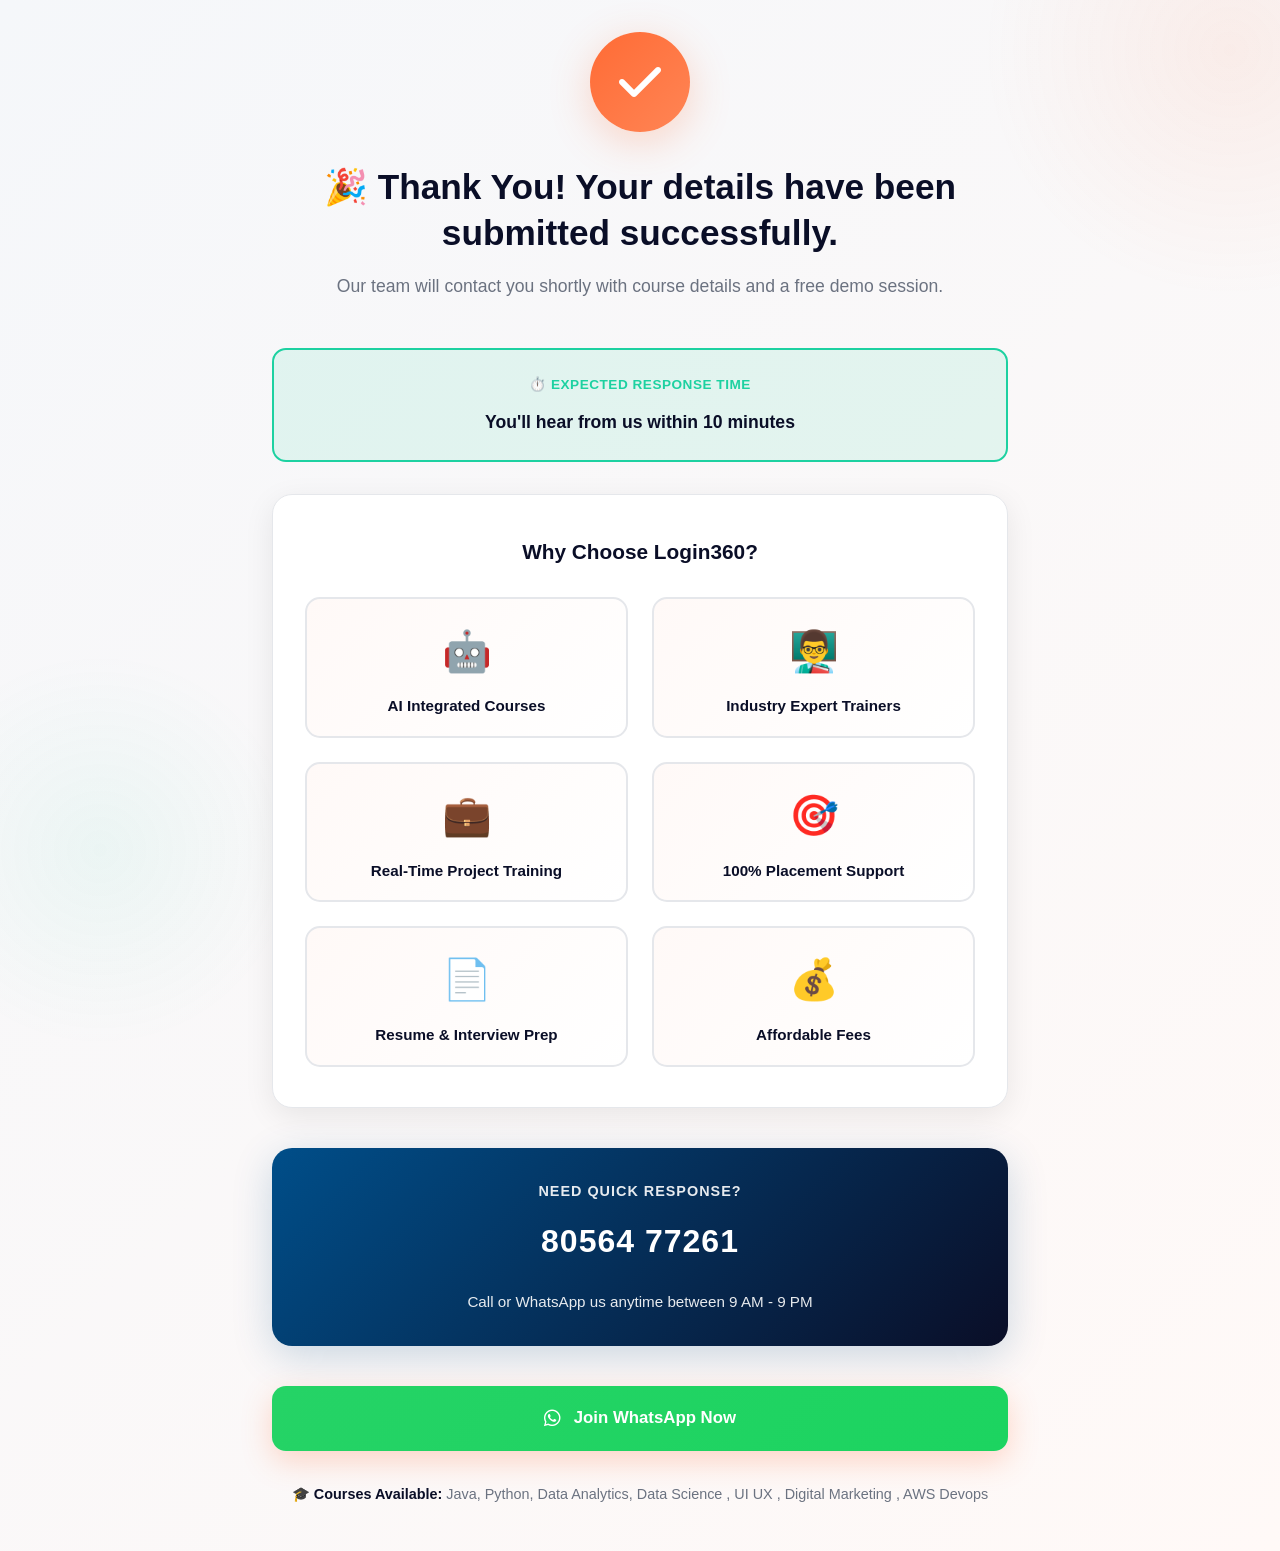
<file: thank-you.html>
<!DOCTYPE html>
<html lang="en">
<head>
    <meta charset="UTF-8">
    <meta name="viewport" content="width=device-width, initial-scale=1.0">
    <meta name="description" content="Thank you for your submission to Login360 Software Training Institute. Our team will contact you shortly with course details and free demo.">
    <title>Thank You - Login360 IT Training Institute</title>
    <link href="https://cdnjs.cloudflare.com/ajax/libs/font-awesome/6.4.0/css/all.min.css" rel="stylesheet">
 
    <script src="./js/gtm-loader.js"></script> 

    <style>
        * {
            margin: 0;
            padding: 0;
            box-sizing: border-box;
        }

        :root {
            --primary: #FF6B35;
            --primary-dark: #E55A2B;
            --secondary: #004E89;
            --accent: #1DD1A1;
            --dark: #0A0E27;
            --light: #F5F7FA;
            --white: #FFFFFF;
            --gray: #6B7280;
            --gray-light: #E5E7EB;
            --success: #10B981;
        }

        html {
            scroll-behavior: smooth;
        }

        body {
            font-family: -apple-system, BlinkMacSystemFont, 'Segoe UI', 'Roboto', sans-serif;
            line-height: 1.6;
            color: #1F2937;
            background: linear-gradient(135deg, #F5F7FA 0%, #FFF9F7 100%);
            min-height: 100vh;
            overflow-x: hidden;
        }

        /* ===== BACKGROUND DECORATION ===== */
        body::before {
            content: '';
            position: fixed;
            top: -200px;
            right: -200px;
            width: 500px;
            height: 500px;
            background: radial-gradient(circle, rgba(255, 107, 53, 0.08) 0%, transparent 70%);
            border-radius: 50%;
            z-index: -1;
        }

        body::after {
            content: '';
            position: fixed;
            bottom: -150px;
            left: -100px;
            width: 400px;
            height: 400px;
            background: radial-gradient(circle, rgba(29, 209, 161, 0.06) 0%, transparent 70%);
            border-radius: 50%;
            z-index: -1;
        }

        /* ===== CONTAINER ===== */
        .container {
            max-width: 800px;
            margin: 0 auto;
            padding: 2rem;
            display: flex;
            flex-direction: column;
            justify-content: center;
            min-height: 100vh;
        }

        /* ===== SUCCESS CHECKMARK ===== */
        .success-icon {
            width: 100px;
            height: 100px;
            background: linear-gradient(135deg, var(--primary), #ff8555);
            border-radius: 50%;
            display: flex;
            align-items: center;
            justify-content: center;
            margin: 0 auto 2rem;
            font-size: 3rem;
            color: white;
            box-shadow: 0 10px 40px rgba(255, 107, 53, 0.25);
            animation: scaleIn 0.6s cubic-bezier(0.34, 1.56, 0.64, 1);
            position: relative;
        }

        .success-icon::after {
            content: '';
            position: absolute;
            inset: -10px;
            border-radius: 50%;
            border: 2px solid var(--primary);
            opacity: 0;
            animation: pulse 2s infinite;
        }

        @keyframes scaleIn {
            from {
                transform: scale(0);
                opacity: 0;
            }
            to {
                transform: scale(1);
                opacity: 1;
            }
        }

        @keyframes pulse {
            0% {
                transform: scale(1);
                opacity: 1;
            }
            100% {
                transform: scale(1.3);
                opacity: 0;
            }
        }

        @keyframes slideInUp {
            from {
                opacity: 0;
                transform: translateY(20px);
            }
            to {
                opacity: 1;
                transform: translateY(0);
            }
        }

        @keyframes fadeIn {
            from {
                opacity: 0;
            }
            to {
                opacity: 1;
            }
        }

        /* ===== MAIN CONTENT ===== */
        .content {
            text-align: center;
            animation: slideInUp 0.7s ease-out 0.2s both;
        }

        h1 {
            font-size: 2.2rem;
            font-weight: 900;
            color: var(--dark);
            margin-bottom: 1rem;
            line-height: 1.3;
        }

        .subtext {
            font-size: 1.1rem;
            color: var(--gray);
            margin-bottom: 3rem;
            line-height: 1.6;
            font-weight: 500;
        }

        /* ===== FEATURES SECTION ===== */
        .features-section {
            background: white;
            border-radius: 20px;
            padding: 2.5rem 2rem;
            margin-bottom: 2.5rem;
            box-shadow: 0 8px 30px rgba(0, 0, 0, 0.08);
            border: 1px solid var(--gray-light);
            animation: slideInUp 0.7s ease-out 0.4s both;
        }

        .features-title {
            font-size: 1.3rem;
            font-weight: 800;
            color: var(--dark);
            margin-bottom: 1.8rem;
            text-align: center;
        }

        .features-grid {
            display: grid;
            grid-template-columns: repeat(2, 1fr);
            gap: 1.5rem;
        }

        .feature-item {
            display: flex;
            flex-direction: column;
            align-items: center;
            text-align: center;
            padding: 1.2rem;
            border-radius: 15px;
            background: linear-gradient(135deg, #FFF9F7, white);
            border: 2px solid var(--gray-light);
            transition: all 0.3s ease;
            animation: fadeIn 0.6s ease-out;
        }

        .feature-item:hover {
            border-color: var(--primary);
            transform: translateY(-5px);
            box-shadow: 0 8px 20px rgba(255, 107, 53, 0.1);
        }

        .feature-icon {
            font-size: 2.5rem;
            margin-bottom: 0.8rem;
            display: inline-block;
        }

        .feature-text {
            font-size: 0.95rem;
            font-weight: 700;
            color: var(--dark);
            line-height: 1.4;
        }

        /* ===== CONTACT SECTION ===== */
        .contact-section {
            background: linear-gradient(135deg, var(--secondary), var(--dark));
            border-radius: 20px;
            padding: 2rem;
            color: white;
            margin-bottom: 2.5rem;
            text-align: center;
            box-shadow: 0 10px 40px rgba(0, 78, 137, 0.2);
            animation: slideInUp 0.7s ease-out 0.6s both;
        }

        .contact-label {
            font-size: 0.9rem;
            font-weight: 700;
            text-transform: uppercase;
            letter-spacing: 1px;
            opacity: 0.9;
            margin-bottom: 0.8rem;
        }

        .contact-phone {
            font-size: 2rem;
            font-weight: 900;
            margin-bottom: 1.5rem;
            letter-spacing: 1px;
        }

        .contact-desc {
            font-size: 0.95rem;
            opacity: 0.9;
            line-height: 1.5;
        }

        /* ===== BUTTONS ===== */
        .cta-buttons {
            display: flex;
            flex-direction: column;
            gap: 1.2rem;
            margin-bottom: 2rem;
            animation: slideInUp 0.7s ease-out 0.8s both;
        }

        .btn {
            padding: 1.2rem 2rem;
            border: none;
            border-radius: 14px;
            font-size: 1.05rem;
            font-weight: 700;
            cursor: pointer;
            transition: all 0.3s ease;
            text-decoration: none;
            display: inline-flex;
            align-items: center;
            justify-content: center;
            gap: 0.8rem;
            width: 100%;
        }

        .btn-primary {
            background: linear-gradient(135deg, #25D366, #1cd460);
            color: white;
            box-shadow: 0 10px 30px rgba(255, 107, 53, 0.25);
        }

        .btn-primary:hover {
            transform: translateY(-4px);
            box-shadow: 0 15px 40px rgba(255, 107, 53, 0.35);
        }

        .btn-primary:active {
            transform: translateY(-2px);
        }

        .btn-secondary {
            background: white;
            color: var(--secondary);
            border: 2.5px solid var(--secondary);
            box-shadow: 0 4px 15px rgba(0, 78, 137, 0.1);
        }

        .btn-secondary:hover {
            background: var(--secondary);
            color: white;
            transform: translateY(-4px);
            box-shadow: 0 10px 30px rgba(0, 78, 137, 0.2);
        }

        .btn-secondary:active {
            transform: translateY(-2px);
        }

        .btn i {
            font-size: 1.2rem;
        }

        /* ===== FOOTER MESSAGE ===== */
        .footer-message {
            text-align: center;
            color: var(--gray);
            font-size: 0.9rem;
            line-height: 1.6;
            animation: fadeIn 0.8s ease-out 1s both;
        }

        .footer-message p {
            margin-bottom: 0.8rem;
        }

        .footer-message strong {
            color: var(--dark);
        }

        /* ===== DIVIDER ===== */
        .divider {
            height: 1px;
            background: var(--gray-light);
            margin: 2rem 0 1.5rem;
        }

        /* ===== TIMER SECTION ===== */
        .timer-section {
            background: rgba(29, 209, 161, 0.1);
            border: 2px solid var(--accent);
            border-radius: 14px;
            padding: 1.5rem;
            margin-bottom: 2rem;
            text-align: center;
            animation: slideInUp 0.7s ease-out 1s both;
        }

        .timer-label {
            font-size: 0.85rem;
            font-weight: 700;
            color: var(--accent);
            text-transform: uppercase;
            letter-spacing: 0.5px;
            margin-bottom: 0.8rem;
        }

        .timer-text {
            font-size: 1.1rem;
            color: var(--dark);
            font-weight: 700;
        }

        /* ===== RESPONSIVE DESIGN ===== */
        @media (max-width: 640px) {
            .container {
                padding: 1.5rem 1rem;
                min-height: auto;
                padding-top: 2rem;
            }

            h1 {
                font-size: 1.6rem;
            }

            .subtext {
                font-size: 1rem;
            }

            .success-icon {
                width: 80px;
                height: 80px;
                font-size: 2.5rem;
                margin-bottom: 1.5rem;
            }

            .features-section {
                padding: 2rem 1.5rem;
                margin-bottom: 2rem;
            }

            .features-grid {
                grid-template-columns: 1fr;
                gap: 1.2rem;
            }

            .feature-item {
                padding: 1rem;
            }

            .feature-icon {
                font-size: 2rem;
                margin-bottom: 0.5rem;
            }

            .feature-text {
                font-size: 0.9rem;
            }

            .contact-section {
                padding: 1.5rem;
                margin-bottom: 2rem;
            }

            .contact-phone {
                font-size: 1.6rem;
                margin-bottom: 1rem;
            }

            .cta-buttons {
                gap: 1rem;
                margin-bottom: 1.5rem;
            }

            .btn {
                padding: 1rem 1.5rem;
                font-size: 1rem;
            }

            .divider {
                margin: 1.5rem 0 1rem;
            }
        }

        /* ===== TABLET ADJUSTMENTS ===== */
        @media (min-width: 641px) and (max-width: 1024px) {
            .features-grid {
                grid-template-columns: repeat(2, 1fr);
            }
        }

        /* ===== ACCESSIBILITY ===== */
        @media (prefers-reduced-motion: reduce) {
            * {
                animation-duration: 0.01ms !important;
                animation-iteration-count: 1 !important;
                transition-duration: 0.01ms !important;
            }
        }

        /* ===== PRINT STYLES ===== */
        @media print {
            body {
                background: white;
            }

            .success-icon,
            .cta-buttons {
                display: none;
            }

            .container {
                min-height: auto;
                padding: 1rem;
            }
        }

        /* ===== UTILITY CLASSES ===== */
        .text-center {
            text-align: center;
        }

        .mt-1 {
            margin-top: 1rem;
        }

        .mt-2 {
            margin-top: 2rem;
        }

        /* ===== SCROLLBAR STYLING ===== */
        ::-webkit-scrollbar {
            width: 8px;
        }

        ::-webkit-scrollbar-track {
            background: var(--light);
        }

        ::-webkit-scrollbar-thumb {
            background: var(--primary);
            border-radius: 4px;
        }

        ::-webkit-scrollbar-thumb:hover {
            background: var(--primary-dark);
        }
    </style>
</head>
<body>
    <div class="container">
        <!-- SUCCESS ICON -->
        <div class="success-icon">
            <i class="fas fa-check"></i>
        </div>

        <!-- MAIN CONTENT -->
        <div class="content">
            <h1>🎉 Thank You! Your details have been submitted successfully.</h1>
            <p class="subtext">
                Our team will contact you shortly with course details and a free demo session.
            </p>
        </div>

        <!-- TIMER / EXPECTATION SECTION -->
        <div class="timer-section">
            <div class="timer-label">⏱️ Expected Response Time</div>
            <div class="timer-text">You'll hear from us within 10 minutes</div>
        </div>

        <!-- WHY LOGIN360 SECTION -->
        <div class="features-section">
            <h2 class="features-title">Why Choose Login360?</h2>
            <div class="features-grid">
                <div class="feature-item">
                    <div class="feature-icon">🤖</div>
                    <div class="feature-text">AI Integrated Courses</div>
                </div>

                <div class="feature-item">
                    <div class="feature-icon">👨‍🏫</div>
                    <div class="feature-text">Industry Expert Trainers</div>
                </div>

                <div class="feature-item">
                    <div class="feature-icon">💼</div>
                    <div class="feature-text">Real-Time Project Training</div>
                </div>

                <div class="feature-item">
                    <div class="feature-icon">🎯</div>
                    <div class="feature-text">100% Placement Support</div>
                </div>

                <div class="feature-item">
                    <div class="feature-icon">📄</div>
                    <div class="feature-text">Resume & Interview Prep</div>
                </div>

                <div class="feature-item">
                    <div class="feature-icon">💰</div>
                    <div class="feature-text">Affordable Fees</div>
                </div>
            </div>
        </div>

        <!-- CONTACT SECTION -->
        <div class="contact-section">
            <div class="contact-label">Need Quick Response?</div>
            <div class="contact-phone">80564 77261</div>
            <div class="contact-desc">
                Call or WhatsApp us anytime between 9 AM - 9 PM
            </div>
        </div>

        <!-- CTA BUTTONS -->
        <div class="cta-buttons">
            <a href="https://wa.me/918056477261" target="_blank" class="btn btn-primary">
                <i class="fab fa-whatsapp"></i> Join WhatsApp Now
            </a>
        </div>

        <!-- FOOTER MESSAGE -->
        <div class="footer-message">
            <p><strong>🎓 Courses Available:</strong> Java, Python, Data Analytics, Data Science , UI UX , Digital Marketing , AWS Devops</p>
        </div>
    </div>

    <script>
        // Smooth scroll to contact section
        function scrollToContact() {
            // This can be connected to your booking system
            alert('Please check your email or WhatsApp for the booking link. You can also call us at 87546 87537');
        }

        // Optional: Track page view in analytics
        window.addEventListener('load', function() {
            console.log('Thank you page loaded');
            // You can add your analytics tracking code here
            // Example: gtag('event', 'page_view', { 'page_path': '/thank-you' });
        });

        // Prevent page refresh notification
        window.addEventListener('beforeunload', function(e) {
            // Uncomment if you want to prevent accidental page closure
            // if (true) {
            //     e.preventDefault();
            //     e.returnValue = '';
            // }
        });
    </script>
</body>
</html>
</file>
<file: css/style.css>
:root {
--brand: #FF6B2B;
--brand-dark: #e85a1a;
--brand-light: #fff3ee;
--navy: #0D1B2A;
--navy2: #1a2e44;
--teal: #00C9A7;
--yellow: #FFD60A;
--light: #F5F7FA;
--white: #ffffff;
--text: #2D3748;
--muted: #718096;
--border: #E2E8F0;
--success: #38A169;
--radius: 16px;
--shadow: 0 4px 24px rgba(13,27,42,0.10);
--shadow-lg: 0 12px 40px rgba(13,27,42,0.16);
}

/* FORM CARD */
.form-card {
background: var(--white); border-radius: 20px;
padding: 32px 28px; box-shadow: 0 20px 60px rgba(0,0,0,0.3);
position: relative;
}
.form-card::before {
content: '🎓 Free Career Counselling';
position: absolute; top: -14px; left: 50%; transform: translateX(-50%);
background: var(--brand); color: var(--white);
padding: 6px 18px; border-radius: 20px; font-size: 0.8rem; font-weight: 700;
white-space: nowrap; font-family: 'Sora', sans-serif;
}
.form-card h3 { font-size: 1.2rem; text-align: center; margin-bottom: 20px; color: var(--navy); }
.form-group { margin-bottom: 14px; }
.form-group label { display: block; font-size: 0.82rem; font-weight: 600; color: var(--text); margin-bottom: 5px; }
.form-group input, .form-group select {
width: 100%; padding: 12px 14px; border: 1.5px solid var(--border);
border-radius: 10px; font-size: 0.95rem; font-family: 'DM Sans', sans-serif;
outline: none; transition: border 0.2s; color: var(--text); background: var(--white);
}
.form-group input:focus, .form-group select:focus { border-color: var(--brand); }
.form-submit {
width: 100%; padding: 15px; background: var(--brand); color: var(--white);
border: none; border-radius: 10px; font-size: 1rem; font-weight: 700;
cursor: pointer; font-family: 'Sora', sans-serif; transition: all 0.2s;
margin-top: 6px; letter-spacing: 0.3px;
}
.form-submit:hover { background: var(--brand-dark); transform: translateY(-1px); }
.form-note { text-align: center; font-size: 0.78rem; color: var(--muted); margin-top: 10px; }

/* ─── FORM CARD ─────────────────────────────────────────── */
.form-card {
background: var(--white);
border-radius: 20px;
padding: 36px 28px 28px;
box-shadow: 0 20px 60px rgba(0,0,0,0.30);
position: relative;
}
.form-card::before {
content: attr(data-badge);
position: absolute;
top: -14px;
left: 50%;
transform: translateX(-50%);
background: var(--brand);
color: var(--white);
padding: 6px 18px;
border-radius: 20px;
font-size: 0.8rem;
font-weight: 700;
white-space: nowrap;
font-family: 'Sora', sans-serif;
}

/* Close button */
.popup-close {
position: absolute;
top: 14px;
right: 16px;
width: 30px;
height: 30px;
border: none;
background: var(--light);
border-radius: 50%;
font-size: 1rem;
line-height: 30px;
text-align: center;
cursor: pointer;
color: var(--muted);
transition: background 0.15s, color 0.15s;
font-family: 'DM Sans', sans-serif;
}
.popup-close:hover { background: var(--border); color: var(--navy); }

/* ─── SUBMIT BUTTON ─────────────────────────────────────── */
.form-submit {
width: 100%;
padding: 15px;
background: var(--brand);
color: var(--white);
border: none;
border-radius: 10px;
font-size: 1rem;
font-weight: 700;
cursor: pointer;
font-family: 'Sora', sans-serif;
transition: all 0.2s;
margin-top: 6px;
letter-spacing: 0.3px;
display: flex;
align-items: center;
justify-content: center;
gap: 8px;
}
.form-submit:hover:not(:disabled) {
background: var(--brand-dark);
transform: translateY(-1px);
}
.form-submit:disabled {
opacity: 0.7;
cursor: not-allowed;
}
.form-submit .spinner {
width: 16px; height: 16px;
border: 2px solid rgba(255,255,255,0.4);
border-top-color: #fff;
border-radius: 50%;
animation: spin 0.7s linear infinite;
display: none;
}
.form-submit.loading .spinner { display: block; }
.form-submit.loading .btn-text { opacity: 0.8; }
@keyframes spin { to { transform: rotate(360deg); } }

@keyframes shake {
0%,100% { transform: translateX(0); }
20%      { transform: translateX(-6px); }
40%      { transform: translateX(6px); }
60%      { transform: translateX(-4px); }
80%      { transform: translateX(4px); }
}
/* ─── OVERLAY / BACKDROP ────────────────────────────────── */
#popup-overlay {
position: fixed;
inset: 0;
z-index: 9000;
display: flex;
align-items: center;
justify-content: center;
padding: 20px;

/* Blurry semi-transparent backdrop */
background: rgba(13, 27, 42, 0.55);
backdrop-filter: blur(6px);
-webkit-backdrop-filter: blur(6px);

opacity: 0;
pointer-events: none;
transition: opacity 0.25s ease;
}
#popup-overlay.active {
opacity: 1;
pointer-events: all;
}

/* ─── POPUP WRAPPER ─────────────────────────────────────── */
.popup-wrapper {
width: 100%;
max-width: 420px;
transform: translateY(24px) scale(0.97);
transition: transform 0.28s cubic-bezier(0.34, 1.56, 0.64, 1);
}
#popup-overlay.active .popup-wrapper {
transform: translateY(0) scale(1);
}
</file>
